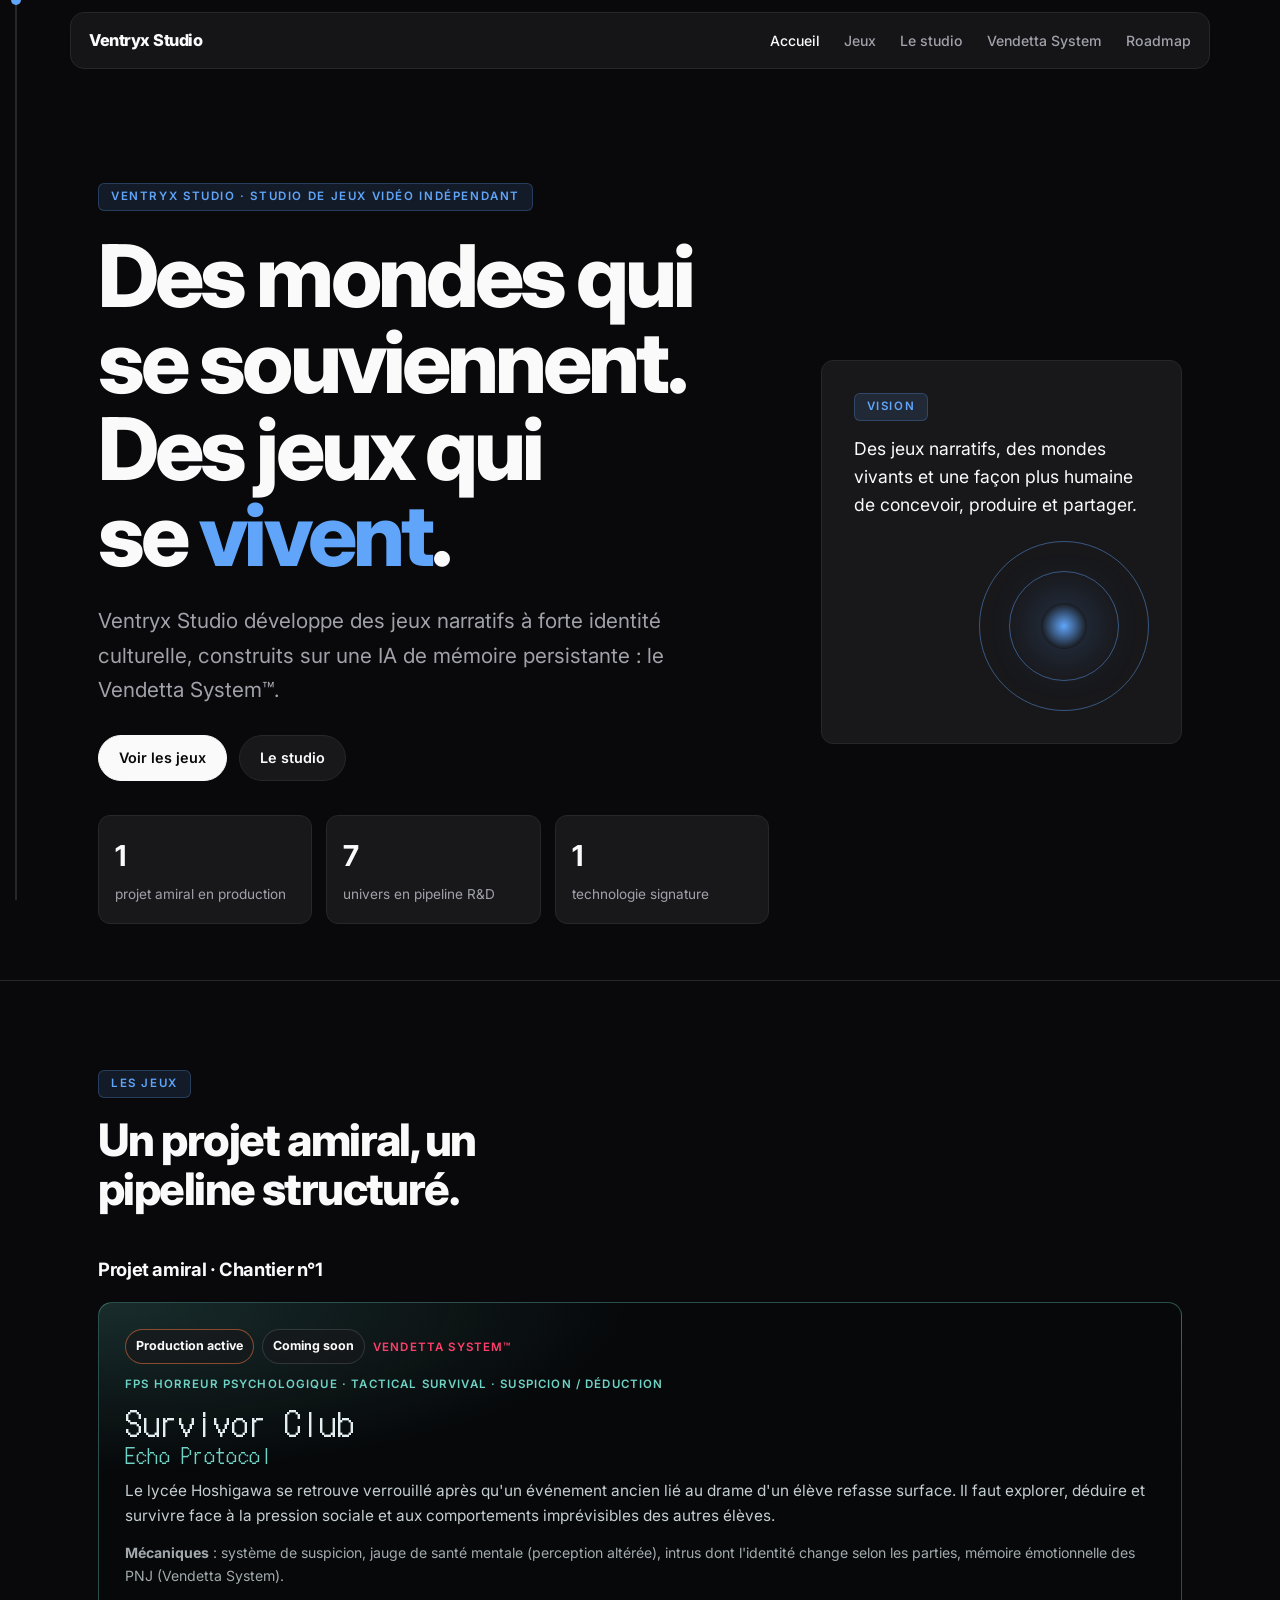
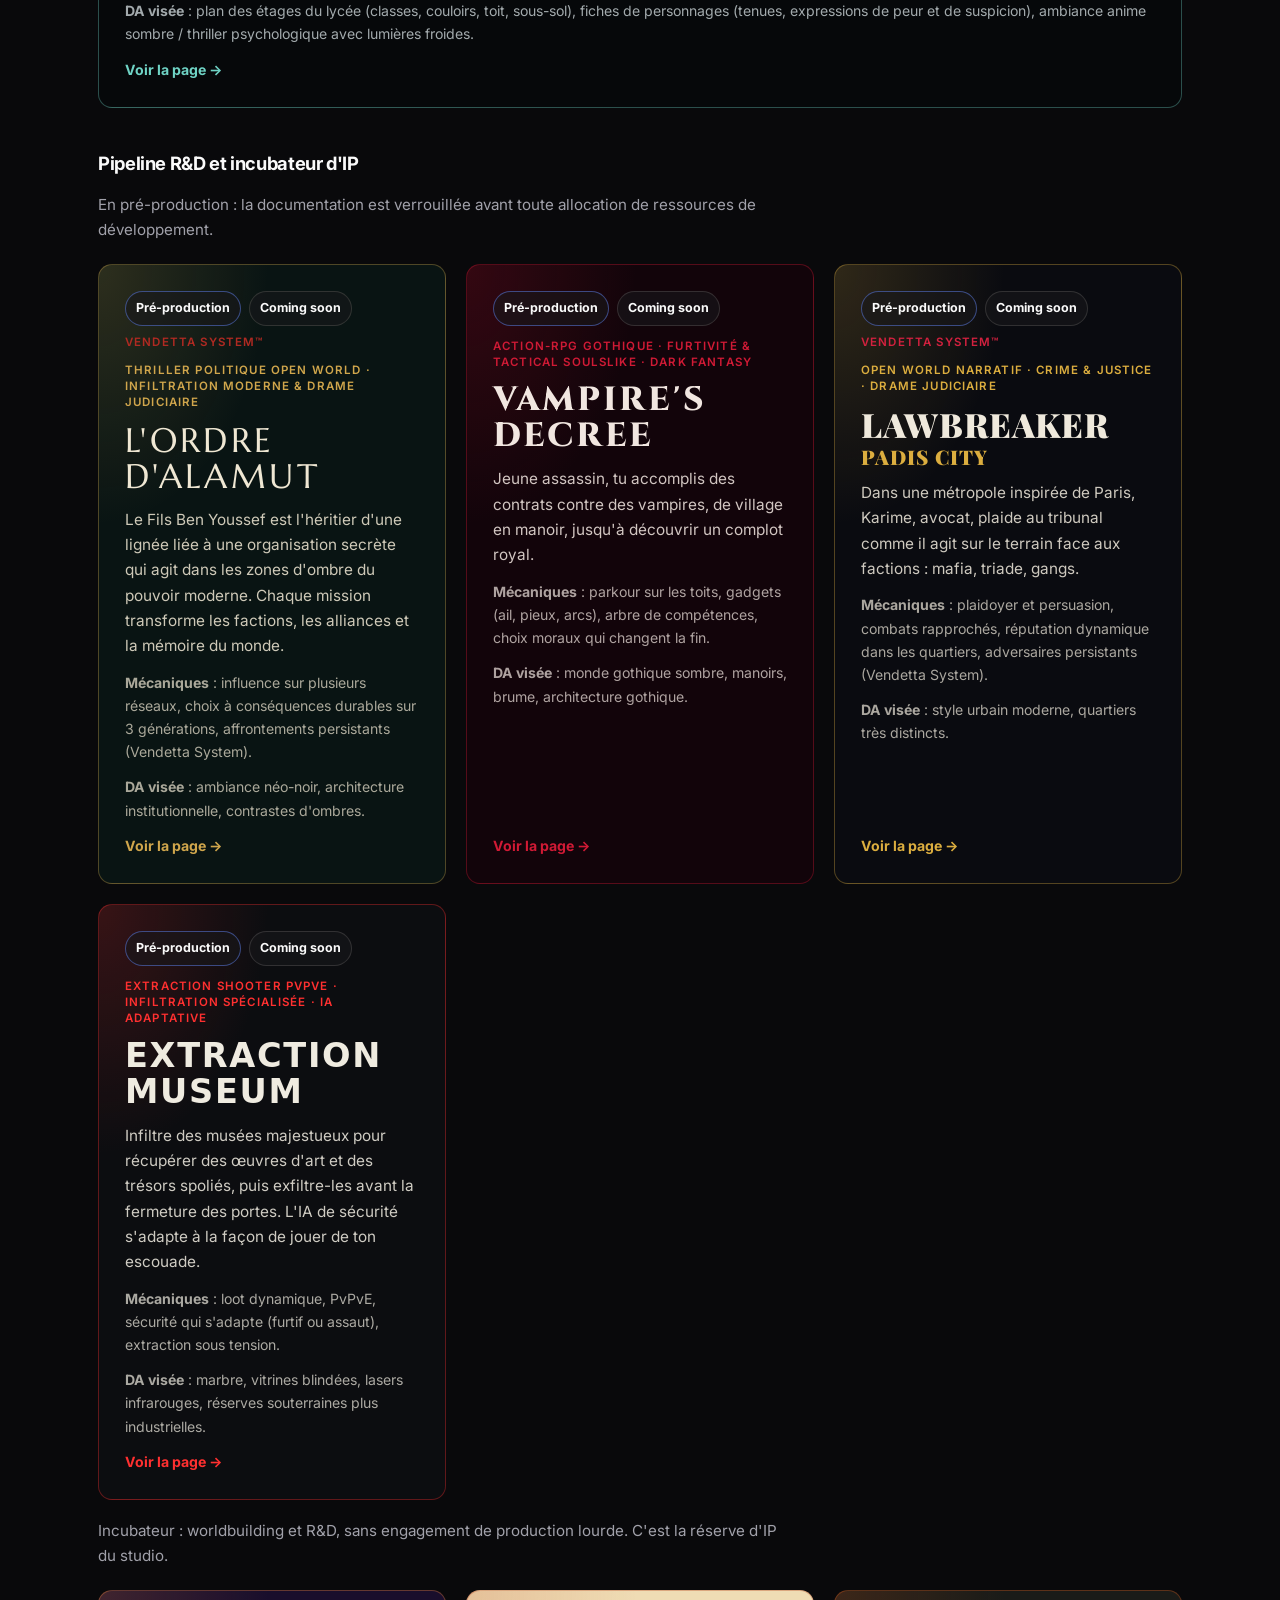
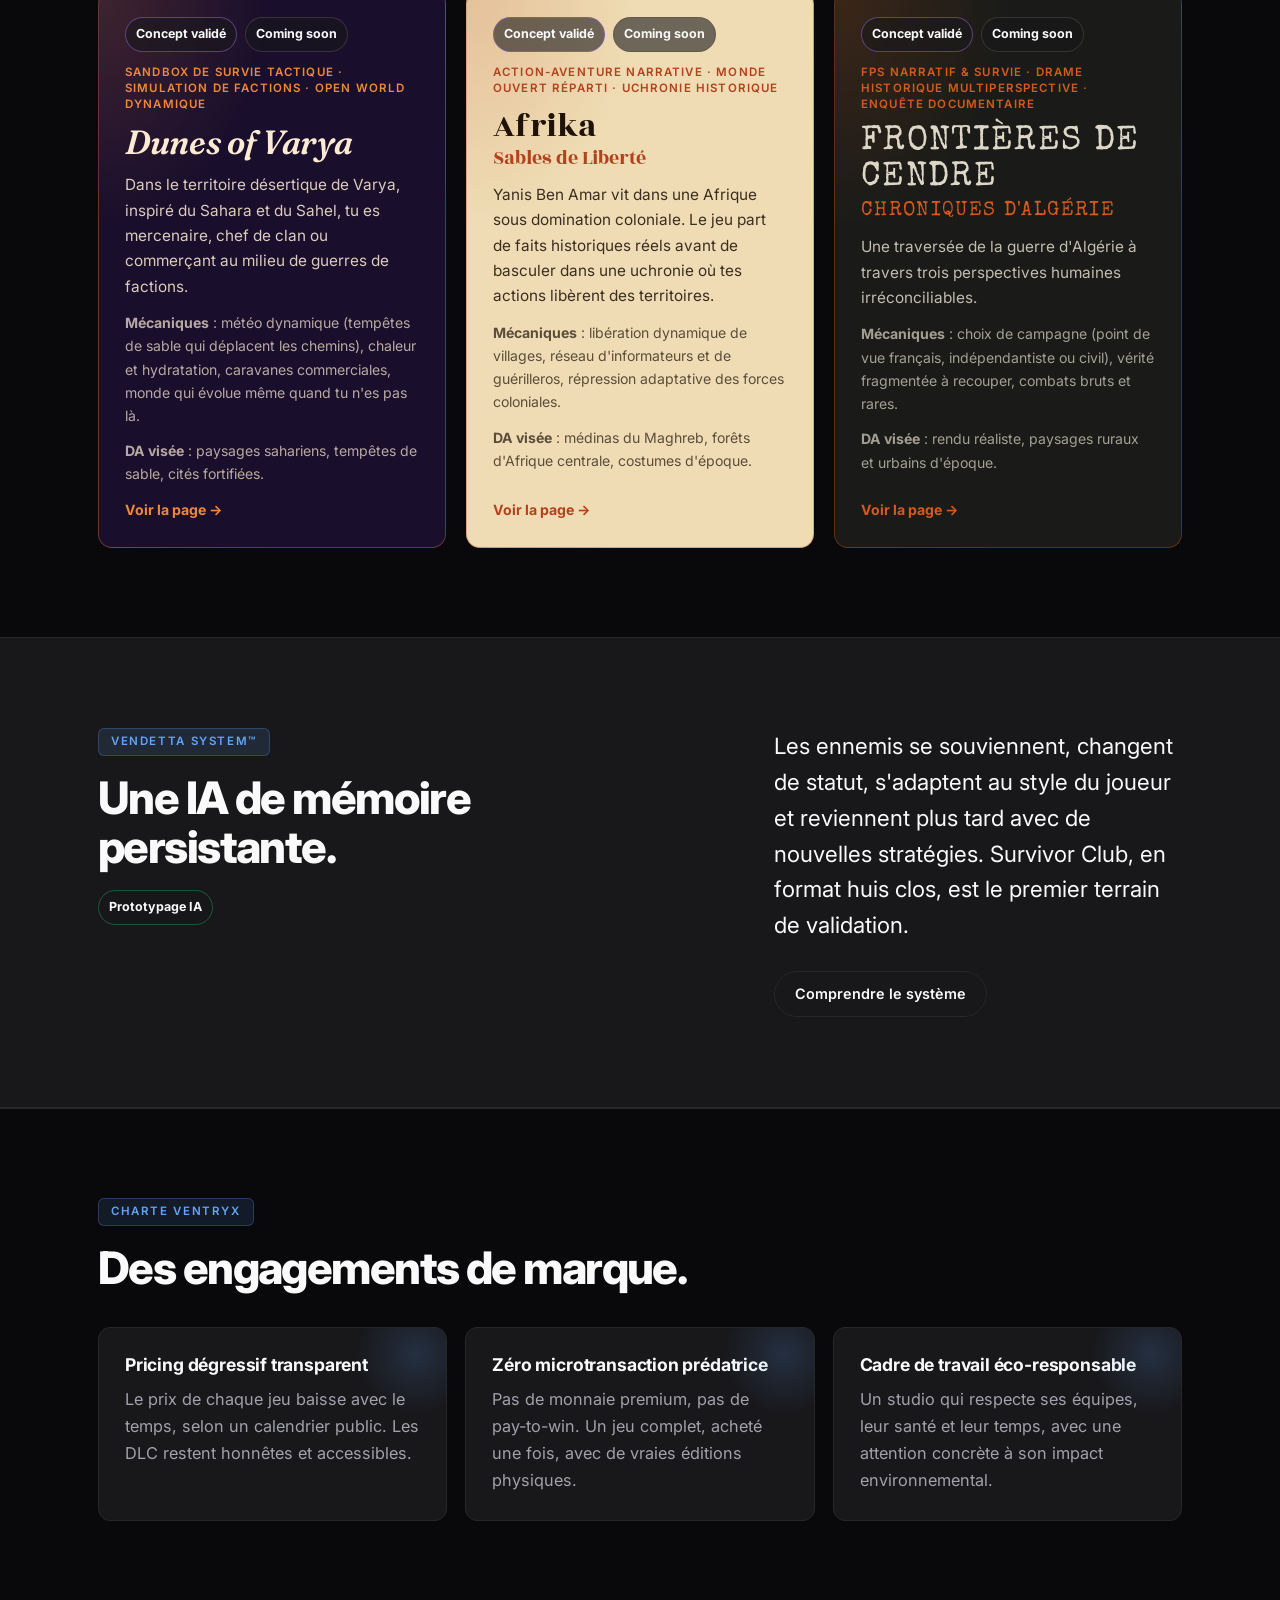
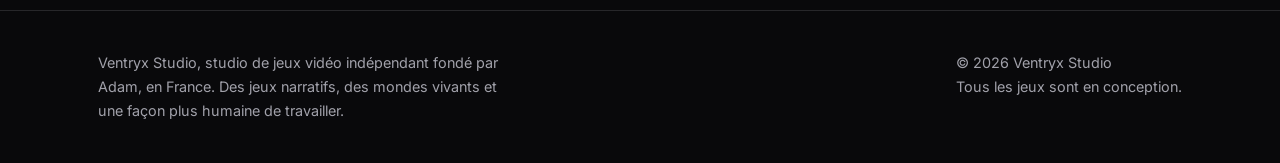
<file: index.html>
<!doctype html><html><head><meta charset=utf8><meta name=viewport content="width=device-width,initial-scale=1,viewport-fit=cover"><style>:root{color-scheme:light;box-sizing:border-box;padding-top:env(safe-area-inset-top,0px);padding-bottom:env(safe-area-inset-bottom,0px)}html{scroll-padding-top:env(safe-area-inset-top,0px)}body{margin:0;padding:0;font:14px -apple-system,BlinkMacSystemFont,sans-serif;background:#fff;color:#000}img{max-width:100%}[hidden]:not([hidden=until-found i]){display:none!important}</style></head><body>
<title>Ventryx Studio</title>
<meta name="description" content="Ventryx Studio : studio de jeux vidéo indépendant. Un projet amiral, un pipeline de sept univers.">
<link rel="preconnect" href="https://fonts.googleapis.com"><link rel="preconnect" href="https://fonts.gstatic.com" crossorigin>
<link rel="stylesheet" href="https://fonts.googleapis.com/css2?family=Inter:wght@400;500;600;700;800&family=Playfair+Display:ital,wght@0,900;1,900&family=Barlow:wght@400;500;600&family=Cinzel:wght@600;800&family=EB+Garamond:wght@400;500&family=Marcellus&family=Amiri:wght@400;700&family=Rozha+One&family=Work+Sans:wght@400;500;600&family=Fraunces:ital,opsz,wght@0,9..144,600;1,9..144,600&family=Manrope:wght@400;500;700&family=Special+Elite&family=Source+Serif+4:wght@400;600&family=DotGothic16&family=Zen+Kaku+Gothic+New:wght@400;500;700&family=Syncopate:wght@700&family=Instrument+Sans:wght@400;500;600&display=swap">
<link rel="stylesheet" href="style.css">
<div class="thread" aria-hidden="true"><i></i><b></b></div><div class="bubbles" aria-hidden="true"></div><div class="atmo" aria-hidden="true"></div><header class="top"><div class="wrap"><a class="brand" href="index.html">Ventryx Studio</a><nav class="nav" aria-label="Navigation"><a href="index.html" aria-current="page">Accueil</a><a href="index.html#jeux">Jeux</a><a href="studio.html">Le studio</a><a href="studio.html#vendetta">Vendetta System</a><a href="studio.html#roadmap">Roadmap</a></nav></div></header>
<main>
<section class="wrap h-hero"><div class="hh"><div><span class="eyebrow">Ventryx Studio · studio de jeux vidéo indépendant</span>
<h1>Des mondes qui se souviennent. Des jeux qui se <em>vivent</em>.</h1>
<p class="t">Ventryx Studio développe des jeux narratifs à forte identité culturelle, construits sur une IA de mémoire persistante : le Vendetta System™.</p>
<div class="btns"><a class="btn main" href="#jeux">Voir les jeux</a><a class="btn" href="studio.html">Le studio</a></div>
<div class="metrics"><div class="metric"><strong>1</strong><span>projet amiral en production</span></div><div class="metric"><strong>7</strong><span>univers en pipeline R&D</span></div><div class="metric"><strong>1</strong><span>technologie signature</span></div></div></div>
<aside class="panel"><span class="eyebrow lab">Vision</span><q>Des jeux narratifs, des mondes vivants et une façon plus humaine de concevoir, produire et partager.</q><div class="fx" aria-hidden="true"><span class="r1"></span><span class="r2"></span><span class="core"></span></div></aside></div></section>
<section class="sec" id="jeux"><div class="wrap"><span class="eyebrow label">Les jeux</span><h2 class="h2 s">Un projet amiral, un pipeline structuré.</h2>
<h3 class="grp">Projet amiral · Chantier n°1</h3><div class="gg one"><a class="gcard reveal" href="survivor-club.html" style="--bg:#06080a;--bg2:#11171a;--fg:#e4eef1;--mute:#7f929b;--a1:#6fd3c5;--a2:#ff3f6b;--line:color-mix(in srgb,#e4eef1 14%,transparent);--f-display:'DotGothic16',system-ui,sans-serif;--f-body:'Zen Kaku Gothic New',system-ui,sans-serif;--r:0;--bd:1px solid color-mix(in srgb,var(--a1) 35%,transparent);--tt:none;--ls:.02em;--fw:400;--fs:normal"><div class="top2"><span class="st priority">Production active</span><span class="st">Coming soon</span><span class="tg" style="color:var(--a2)">Vendetta System™</span></div><span class="tg">FPS Horreur Psychologique · Tactical Survival · Suspicion / Déduction</span><span class="gt">Survivor Club<small>Echo Protocol</small></span><p>Le lycée Hoshigawa se retrouve verrouillé après qu&#x27;un événement ancien lié au drame d&#x27;un élève refasse surface. Il faut explorer, déduire et survivre face à la pression sociale et aux comportements imprévisibles des autres élèves.</p><p class="meta"><b>Mécaniques</b> : système de suspicion, jauge de santé mentale (perception altérée), intrus dont l&#x27;identité change selon les parties, mémoire émotionnelle des PNJ (Vendetta System).</p><p class="meta"><b>DA visée</b> : plan des étages du lycée (classes, couloirs, toit, sous-sol), fiches de personnages (tenues, expressions de peur et de suspicion), ambiance anime sombre / thriller psychologique avec lumières froides.</p><span class="go">Voir la page →</span></a></div>
<h3 class="grp">Pipeline R&amp;D et incubateur d'IP</h3>
<p class="sgrp">En pré-production : la documentation est verrouillée avant toute allocation de ressources de développement.</p><div class="gg"><a class="gcard reveal" href="ordre-d-alamut.html" style="--bg:#091413;--bg2:#112220;--fg:#efe7d3;--mute:#8fa7a1;--a1:#d0a64c;--a2:#b02a22;--line:color-mix(in srgb,#efe7d3 14%,transparent);--f-display:'Marcellus',Georgia,serif;--f-body:'Amiri',Georgia,serif;--r:0;--bd:0;--tt:uppercase;--ls:.1em;--fw:400;--fs:normal"><div class="top2"><span class="st search">Pré-production</span><span class="st">Coming soon</span><span class="tg" style="color:var(--a2)">Vendetta System™</span></div><span class="tg">Thriller politique open world · Infiltration moderne &amp; drame judiciaire</span><span class="gt">L&#x27;Ordre d&#x27;Alamut</span><p>Le Fils Ben Youssef est l&#x27;héritier d&#x27;une lignée liée à une organisation secrète qui agit dans les zones d&#x27;ombre du pouvoir moderne. Chaque mission transforme les factions, les alliances et la mémoire du monde.</p><p class="meta"><b>Mécaniques</b> : influence sur plusieurs réseaux, choix à conséquences durables sur 3 générations, affrontements persistants (Vendetta System).</p><p class="meta"><b>DA visée</b> : ambiance néo-noir, architecture institutionnelle, contrastes d&#x27;ombres.</p><span class="go">Voir la page →</span></a><a class="gcard reveal" href="vampires-decree.html" style="--bg:#12040a;--bg2:#210a14;--fg:#f1e6e0;--mute:#a58a92;--a1:#d01a35;--a2:#dcd2c2;--line:color-mix(in srgb,#f1e6e0 14%,transparent);--f-display:'Cinzel',Georgia,serif;--f-body:'EB Garamond',Georgia,serif;--r:2px;--bd:1px solid color-mix(in srgb,var(--a1) 45%,transparent);--tt:uppercase;--ls:.08em;--fw:800;--fs:normal"><div class="top2"><span class="st search">Pré-production</span><span class="st">Coming soon</span></div><span class="tg">Action-RPG gothique · Furtivité &amp; tactical Soulslike · Dark fantasy</span><span class="gt">Vampire&#x27;s Decree</span><p>Jeune assassin, tu accomplis des contrats contre des vampires, de village en manoir, jusqu&#x27;à découvrir un complot royal.</p><p class="meta"><b>Mécaniques</b> : parkour sur les toits, gadgets (ail, pieux, arcs), arbre de compétences, choix moraux qui changent la fin.</p><p class="meta"><b>DA visée</b> : monde gothique sombre, manoirs, brume, architecture gothique.</p><span class="go">Voir la page →</span></a><a class="gcard reveal" href="lawbreaker.html" style="--bg:#0a0b10;--bg2:#14161f;--fg:#efe9dc;--mute:#9a968c;--a1:#dcae3f;--a2:#d3213f;--line:color-mix(in srgb,#efe9dc 14%,transparent);--f-display:'Playfair Display',system-ui,sans-serif;--f-body:'Barlow',system-ui,sans-serif;--r:0;--bd:3px double color-mix(in srgb,var(--a1) 50%,transparent);--tt:uppercase;--ls:.03em;--fw:900;--fs:normal"><div class="top2"><span class="st search">Pré-production</span><span class="st">Coming soon</span><span class="tg" style="color:var(--a2)">Vendetta System™</span></div><span class="tg">Open world narratif · Crime &amp; justice · Drame judiciaire</span><span class="gt">Lawbreaker<small>Padis City</small></span><p>Dans une métropole inspirée de Paris, Karime, avocat, plaide au tribunal comme il agit sur le terrain face aux factions : mafia, triade, gangs.</p><p class="meta"><b>Mécaniques</b> : plaidoyer et persuasion, combats rapprochés, réputation dynamique dans les quartiers, adversaires persistants (Vendetta System).</p><p class="meta"><b>DA visée</b> : style urbain moderne, quartiers très distincts.</p><span class="go">Voir la page →</span></a><a class="gcard reveal" href="extraction-museum.html" style="--bg:#0c0d10;--bg2:#17191d;--fg:#efebe0;--mute:#8e8f8b;--a1:#ff3030;--a2:#c2a66a;--line:color-mix(in srgb,#efebe0 14%,transparent);--f-display:'Syncopate',system-ui,sans-serif;--f-body:'Instrument Sans',system-ui,sans-serif;--r:0;--bd:1px solid color-mix(in srgb,var(--a2) 55%,transparent);--tt:uppercase;--ls:.05em;--fw:700;--fs:normal"><div class="top2"><span class="st search">Pré-production</span><span class="st">Coming soon</span></div><span class="tg">Extraction shooter PvPvE · Infiltration spécialisée · IA adaptative</span><span class="gt">Extraction Museum</span><p>Infiltre des musées majestueux pour récupérer des œuvres d&#x27;art et des trésors spoliés, puis exfiltre-les avant la fermeture des portes. L&#x27;IA de sécurité s&#x27;adapte à la façon de jouer de ton escouade.</p><p class="meta"><b>Mécaniques</b> : loot dynamique, PvPvE, sécurité qui s&#x27;adapte (furtif ou assaut), extraction sous tension.</p><p class="meta"><b>DA visée</b> : marbre, vitrines blindées, lasers infrarouges, réserves souterraines plus industrielles.</p><span class="go">Voir la page →</span></a></div>
<p class="sgrp">Incubateur : worldbuilding et R&amp;D, sans engagement de production lourde. C'est la réserve d'IP du studio.</p><div class="gg"><a class="gcard reveal" href="dunes-of-varya.html" style="--bg:#190e2c;--bg2:#2a1748;--fg:#fcebd2;--mute:#bda6b9;--a1:#f0883a;--a2:#ffcf6b;--line:color-mix(in srgb,#fcebd2 14%,transparent);--f-display:'Fraunces',Georgia,serif;--f-body:'Manrope',Georgia,serif;--r:26px;--bd:1px solid color-mix(in srgb,var(--a2) 28%,transparent);--tt:none;--ls:-.01em;--fw:600;--fs:italic"><div class="top2"><span class="st world">Concept validé</span><span class="st">Coming soon</span></div><span class="tg">Sandbox de survie tactique · Simulation de factions · Open world dynamique</span><span class="gt">Dunes of Varya</span><p>Dans le territoire désertique de Varya, inspiré du Sahara et du Sahel, tu es mercenaire, chef de clan ou commerçant au milieu de guerres de factions.</p><p class="meta"><b>Mécaniques</b> : météo dynamique (tempêtes de sable qui déplacent les chemins), chaleur et hydratation, caravanes commerciales, monde qui évolue même quand tu n&#x27;es pas là.</p><p class="meta"><b>DA visée</b> : paysages sahariens, tempêtes de sable, cités fortifiées.</p><span class="go">Voir la page →</span></a><a class="gcard reveal" href="afrika.html" style="--bg:#efdcb4;--bg2:#e2c78c;--fg:#1e1209;--mute:#5f4a2f;--a1:#b3411b;--a2:#0f4b33;--line:color-mix(in srgb,#1e1209 14%,transparent);--f-display:'Rozha One',system-ui,sans-serif;--f-body:'Work Sans',system-ui,sans-serif;--r:0;--bd:3px solid var(--fg);--tt:none;--ls:0;--fw:400;--fs:normal"><div class="top2"><span class="st world">Concept validé</span><span class="st">Coming soon</span></div><span class="tg">Action-aventure narrative · Monde ouvert réparti · Uchronie historique</span><span class="gt">Afrika<small>Sables de Liberté</small></span><p>Yanis Ben Amar vit dans une Afrique sous domination coloniale. Le jeu part de faits historiques réels avant de basculer dans une uchronie où tes actions libèrent des territoires.</p><p class="meta"><b>Mécaniques</b> : libération dynamique de villages, réseau d&#x27;informateurs et de guérilleros, répression adaptative des forces coloniales.</p><p class="meta"><b>DA visée</b> : médinas du Maghreb, forêts d&#x27;Afrique centrale, costumes d&#x27;époque.</p><span class="go">Voir la page →</span></a><a class="gcard reveal" href="frontieres-de-cendre.html" style="--bg:#1a1b18;--bg2:#262720;--fg:#ddd7c7;--mute:#928f7f;--a1:#d65a1c;--a2:#8f9560;--line:color-mix(in srgb,#ddd7c7 14%,transparent);--f-display:'Special Elite',Georgia,serif;--f-body:'Source Serif 4',Georgia,serif;--r:2px;--bd:1px dashed color-mix(in srgb,var(--fg) 40%,transparent);--tt:uppercase;--ls:.04em;--fw:400;--fs:normal"><div class="top2"><span class="st world">Concept validé</span><span class="st">Coming soon</span></div><span class="tg">FPS narratif &amp; survie · Drame historique multiperspective · Enquête documentaire</span><span class="gt">Frontières de Cendre<small>Chroniques d&#x27;Algérie</small></span><p>Une traversée de la guerre d&#x27;Algérie à travers trois perspectives humaines irréconciliables.</p><p class="meta"><b>Mécaniques</b> : choix de campagne (point de vue français, indépendantiste ou civil), vérité fragmentée à recouper, combats bruts et rares.</p><p class="meta"><b>DA visée</b> : rendu réaliste, paysages ruraux et urbains d&#x27;époque.</p><span class="go">Voir la page →</span></a></div></div></section>
<section class="sec band"><div class="wrap two"><div class="reveal"><span class="eyebrow label">Vendetta System™</span><h2 class="h2 s">Une IA de mémoire persistante.</h2><p style="margin-top:18px"><span class="st code">Prototypage IA</span></p></div>
<div class="reveal"><p class="lead">Les ennemis se souviennent, changent de statut, s'adaptent au style du joueur et reviennent plus tard avec de nouvelles stratégies. Survivor Club, en format huis clos, est le premier terrain de validation.</p><div class="btns"><a class="btn" href="studio.html#vendetta">Comprendre le système</a></div></div></div></section>
<section class="sec"><div class="wrap"><span class="eyebrow label">Charte Ventryx</span><h2 class="h2 s">Des engagements de marque.</h2>
<div class="three"><article class="card reveal"><h3>Pricing dégressif transparent</h3><p>Le prix de chaque jeu baisse avec le temps, selon un calendrier public. Les DLC restent honnêtes et accessibles.</p></article><article class="card reveal"><h3>Zéro microtransaction prédatrice</h3><p>Pas de monnaie premium, pas de pay-to-win. Un jeu complet, acheté une fois, avec de vraies éditions physiques.</p></article><article class="card reveal"><h3>Cadre de travail éco-responsable</h3><p>Un studio qui respecte ses équipes, leur santé et leur temps, avec une attention concrète à son impact environnemental.</p></article></div></div></section>
</main><footer class="foot"><div class="wrap"><p>Ventryx Studio, studio de jeux vidéo indépendant fondé par Adam, en France. Des jeux narratifs, des mondes vivants et une façon plus humaine de travailler.</p><p>© 2026 Ventryx Studio<br>Tous les jeux sont en conception.</p></div></footer><script src="app.js"></script>
</body></html>
</file>
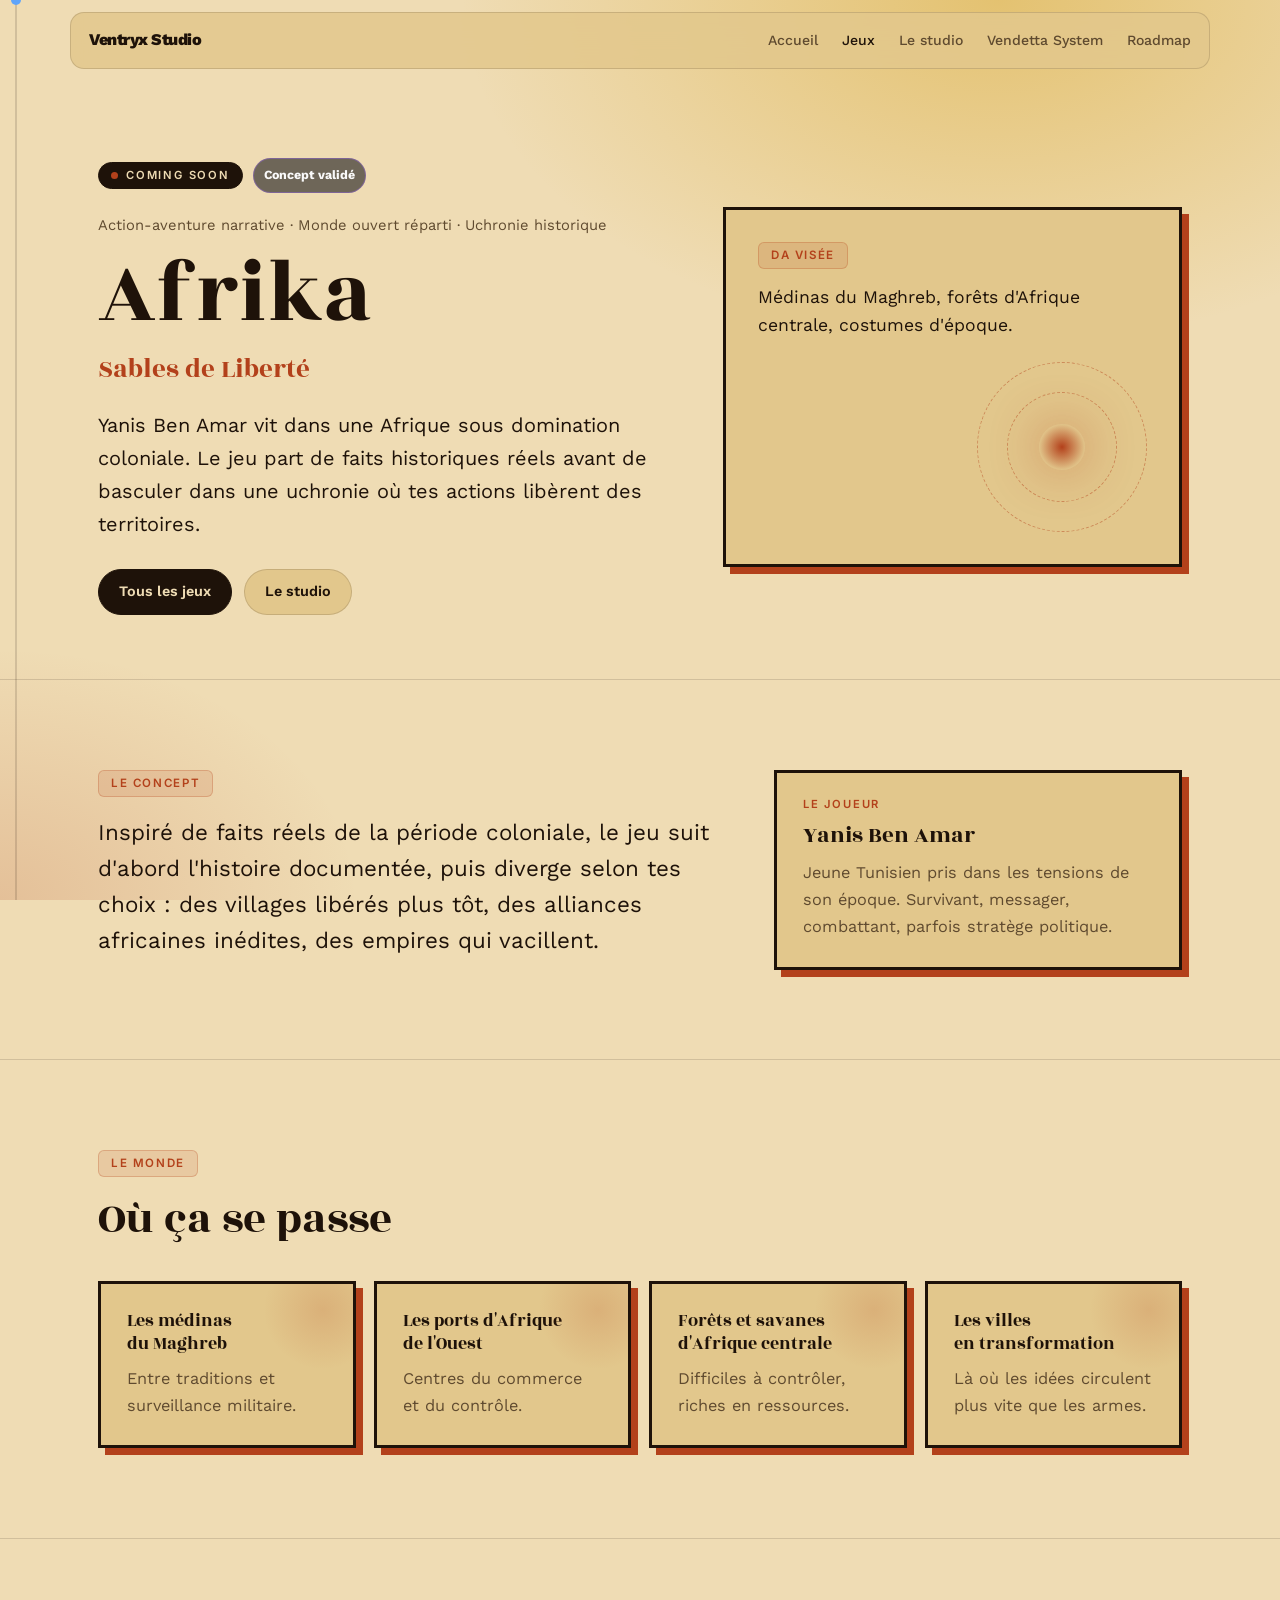
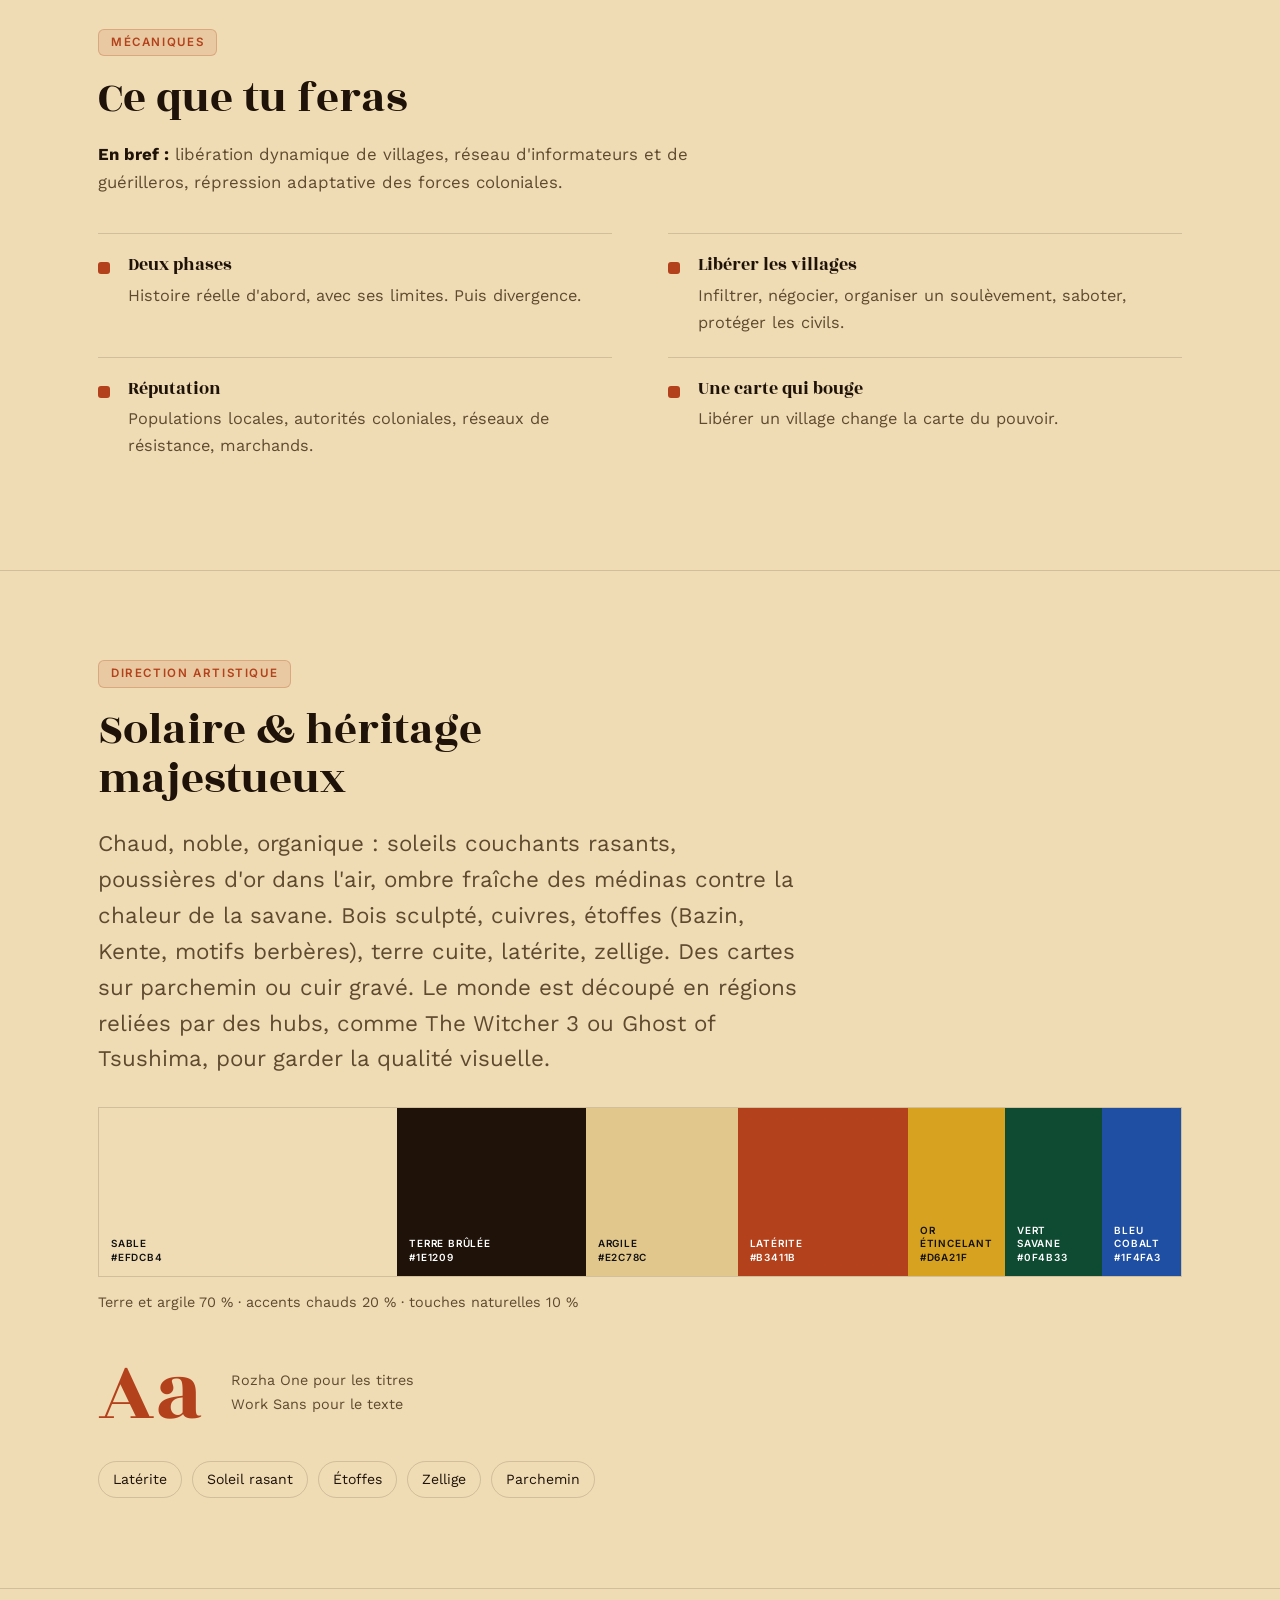
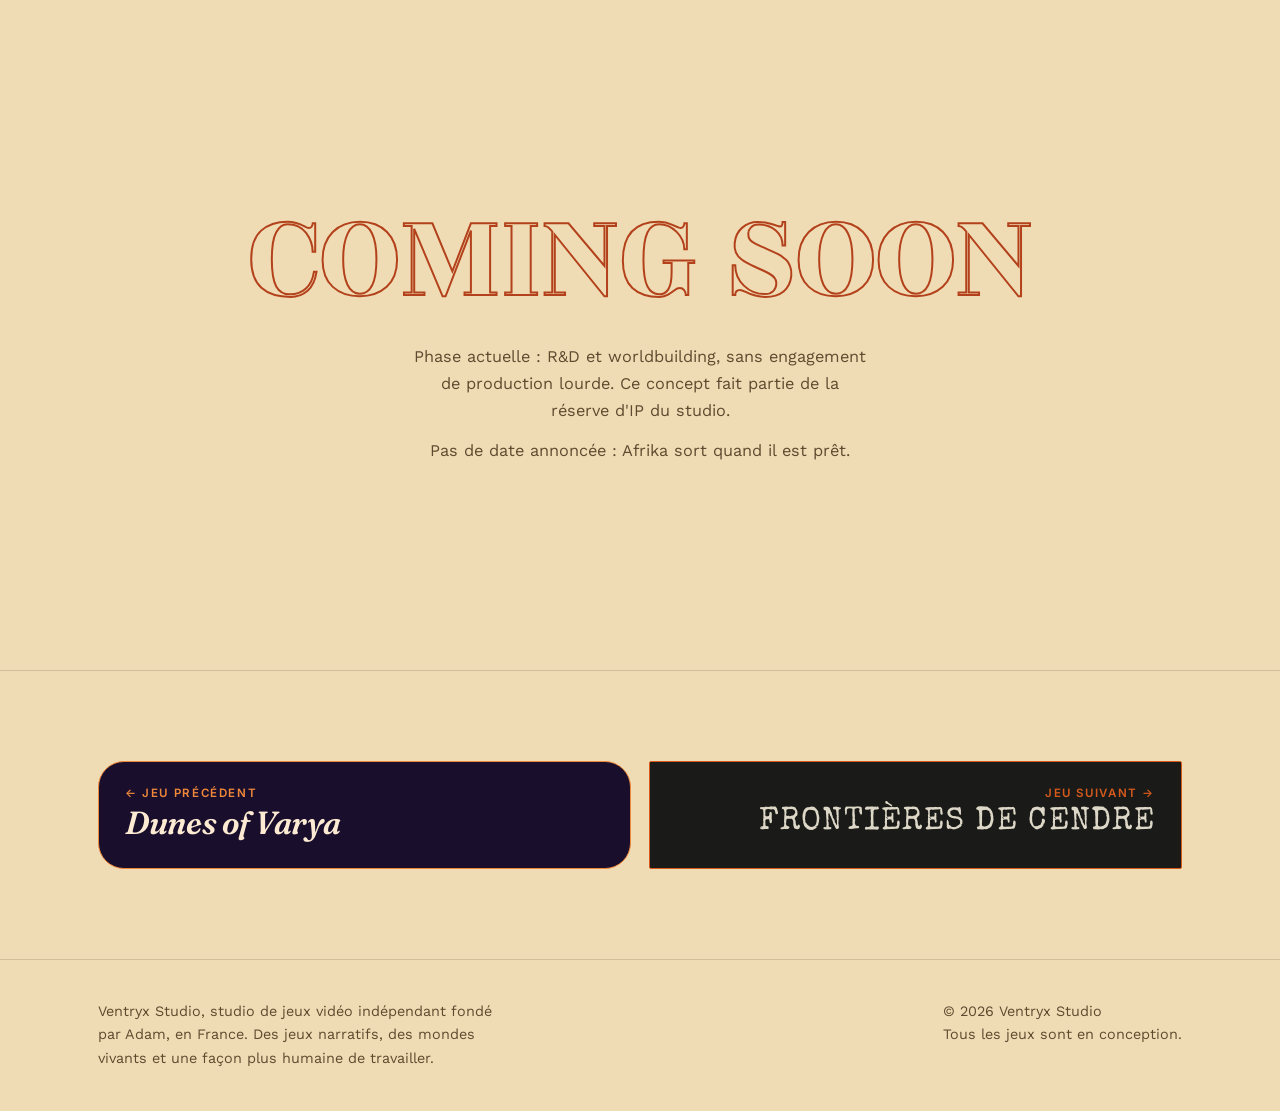
<file: afrika.html>
<!doctype html>
<html lang="fr"><head><meta charset="utf-8"><meta name="viewport" content="width=device-width,initial-scale=1,viewport-fit=cover"><title>Afrika · Ventryx Studio</title>
<meta name="description" content="Yanis Ben Amar vit dans une Afrique sous domination coloniale. Le jeu part de faits historiques réels avant de basculer dans une uchronie où tes actions libèrent des territoires.">
<link rel="preconnect" href="https://fonts.googleapis.com"><link rel="preconnect" href="https://fonts.gstatic.com" crossorigin>
<link rel="stylesheet" href="https://fonts.googleapis.com/css2?family=Inter:wght@400;500;600;700;800&family=Playfair+Display:ital,wght@0,900;1,900&family=Barlow:wght@400;500;600&family=Cinzel:wght@600;800&family=EB+Garamond:wght@400;500&family=Marcellus&family=Amiri:wght@400;700&family=Rozha+One&family=Work+Sans:wght@400;500;600&family=Fraunces:ital,opsz,wght@0,9..144,600;1,9..144,600&family=Manrope:wght@400;500;700&family=Special+Elite&family=Source+Serif+4:wght@400;600&family=DotGothic16&family=Zen+Kaku+Gothic+New:wght@400;500;700&family=Syncopate:wght@700&family=Instrument+Sans:wght@400;500;600&display=swap">
<link rel="stylesheet" href="style.css">
</head><body class="t-afrika"><div class="thread" aria-hidden="true"><i></i><b></b></div><div class="bubbles" aria-hidden="true"></div><div class="atmo" aria-hidden="true"></div><header class="top"><div class="wrap"><a class="brand" href="index.html">Ventryx Studio</a><nav class="nav" aria-label="Navigation"><a href="index.html">Accueil</a><a href="index.html#jeux" aria-current="page">Jeux</a><a href="studio.html">Le studio</a><a href="studio.html#vendetta">Vendetta System</a><a href="studio.html#roadmap">Roadmap</a></nav></div></header>
<main>
<section class="wrap hero">
 <div><div class="row"><span class="pill cs">Coming soon</span><span class="st world">Concept validé</span></div>
 <p class="genre">Action-aventure narrative · Monde ouvert réparti · Uchronie historique</p>
 <h1 class="title">Afrika</h1><p class="sub">Sables de Liberté</p>
 <p class="pitch">Yanis Ben Amar vit dans une Afrique sous domination coloniale. Le jeu part de faits historiques réels avant de basculer dans une uchronie où tes actions libèrent des territoires.</p>
 <div class="btns"><a class="btn main" href="index.html#jeux">Tous les jeux</a><a class="btn" href="studio.html">Le studio</a></div></div>
 <aside class="panel"><span class="eyebrow lab">DA visée</span><q>Médinas du Maghreb, forêts d&#x27;Afrique centrale, costumes d&#x27;époque.</q><div class="fx" aria-hidden="true"><span class="r1"></span><span class="r2"></span><span class="core"></span></div></aside>
</section>
<section class="sec"><div class="wrap two">
 <div class="reveal"><span class="eyebrow label">Le concept</span><p class="lead">Inspiré de faits réels de la période coloniale, le jeu suit d&#x27;abord l&#x27;histoire documentée, puis diverge selon tes choix : des villages libérés plus tôt, des alliances africaines inédites, des empires qui vacillent.</p></div>
 <div class="box reveal"><h3>Le joueur</h3><strong>Yanis Ben Amar</strong><p>Jeune Tunisien pris dans les tensions de son époque. Survivant, messager, combattant, parfois stratège politique.</p></div>
</div></section>
<section class="sec"><div class="wrap"><span class="eyebrow label">Le monde</span><h2 class="h2">Où ça se passe</h2><div class="grid"><article class="card reveal"><h3>Les médinas du Maghreb</h3><p>Entre traditions et surveillance militaire.</p></article><article class="card reveal"><h3>Les ports d&#x27;Afrique de l&#x27;Ouest</h3><p>Centres du commerce et du contrôle.</p></article><article class="card reveal"><h3>Forêts et savanes d&#x27;Afrique centrale</h3><p>Difficiles à contrôler, riches en ressources.</p></article><article class="card reveal"><h3>Les villes en transformation</h3><p>Là où les idées circulent plus vite que les armes.</p></article></div></div></section>
<section class="sec"><div class="wrap"><span class="eyebrow label">Mécaniques</span><h2 class="h2">Ce que tu feras</h2><p class="mech"><strong>En bref :</strong> libération dynamique de villages, réseau d&#x27;informateurs et de guérilleros, répression adaptative des forces coloniales.</p><ul class="pillars"><li class="reveal"><div><b>Deux phases</b><span>Histoire réelle d&#x27;abord, avec ses limites. Puis divergence.</span></div></li><li class="reveal"><div><b>Libérer les villages</b><span>Infiltrer, négocier, organiser un soulèvement, saboter, protéger les civils.</span></div></li><li class="reveal"><div><b>Réputation</b><span>Populations locales, autorités coloniales, réseaux de résistance, marchands.</span></div></li><li class="reveal"><div><b>Une carte qui bouge</b><span>Libérer un village change la carte du pouvoir.</span></div></li></ul></div></section>
<section class="sec"><div class="wrap"><span class="eyebrow label">Direction artistique</span><h2 class="h2">Solaire &amp; héritage majestueux</h2>
 <p class="lead reveal" style="margin-top:22px;color:var(--mute)">Chaud, noble, organique : soleils couchants rasants, poussières d&#x27;or dans l&#x27;air, ombre fraîche des médinas contre la chaleur de la savane. Bois sculpté, cuivres, étoffes (Bazin, Kente, motifs berbères), terre cuite, latérite, zellige. Des cartes sur parchemin ou cuir gravé. Le monde est découpé en régions reliées par des hubs, comme The Witcher 3 ou Ghost of Tsushima, pour garder la qualité visuelle.</p>
 <div class="sw" role="list" aria-label="Palette"><div style="--w:30;background:#efdcb4;color:#111"><span>Sable</span><span>#efdcb4</span></div><div style="--w:18;background:#1e1209;color:#fff"><span>Terre brûlée</span><span>#1e1209</span></div><div style="--w:14;background:#e2c78c;color:#111"><span>Argile</span><span>#e2c78c</span></div><div style="--w:16;background:#b3411b;color:#fff"><span>Latérite</span><span>#b3411b</span></div><div style="--w:8;background:#d6a21f;color:#111"><span>Or étincelant</span><span>#d6a21f</span></div><div style="--w:8;background:#0f4b33;color:#fff"><span>Vert savane</span><span>#0f4b33</span></div><div style="--w:6;background:#1f4fa3;color:#fff"><span>Bleu cobalt</span><span>#1f4fa3</span></div></div><p class="split">Terre et argile 70 % · accents chauds 20 % · touches naturelles 10 %</p>
 <div class="spec-type"><div class="aa">Aa</div><div class="fn">Rozha One pour les titres<br>Work Sans pour le texte</div></div><div class="chips"><span>Latérite</span><span>Soleil rasant</span><span>Étoffes</span><span>Zellige</span><span>Parchemin</span></div></div></section>
<section class="sec"><div class="wrap soon"><p class="big">Coming soon</p><p>Phase actuelle : R&amp;D et worldbuilding, sans engagement de production lourde. Ce concept fait partie de la réserve d&#x27;IP du studio.</p><p style="margin-top:14px">Pas de date annoncée : Afrika sort quand il est prêt.</p></div></section>
<section class="sec"><div class="wrap adj"><a href="dunes-of-varya.html" style="--bg:#190e2c;--bg2:#2a1748;--fg:#fcebd2;--mute:#bda6b9;--a1:#f0883a;--a2:#ffcf6b;--line:color-mix(in srgb,#fcebd2 14%,transparent);--f-display:'Fraunces',Georgia,serif;--f-body:'Manrope',Georgia,serif;--r:26px;--bd:1px solid color-mix(in srgb,var(--a2) 28%,transparent);--tt:none;--ls:-.01em;--fw:600;--fs:italic"><span class="mono">← Jeu précédent</span><strong>Dunes of Varya</strong></a><a href="frontieres-de-cendre.html" style="--bg:#1a1b18;--bg2:#262720;--fg:#ddd7c7;--mute:#928f7f;--a1:#d65a1c;--a2:#8f9560;--line:color-mix(in srgb,#ddd7c7 14%,transparent);--f-display:'Special Elite',Georgia,serif;--f-body:'Source Serif 4',Georgia,serif;--r:2px;--bd:1px dashed color-mix(in srgb,var(--fg) 40%,transparent);--tt:uppercase;--ls:.04em;--fw:400;--fs:normal"><span class="mono">Jeu suivant →</span><strong>Frontières de Cendre</strong></a></div></section>
</main><footer class="foot"><div class="wrap"><p>Ventryx Studio, studio de jeux vidéo indépendant fondé par Adam, en France. Des jeux narratifs, des mondes vivants et une façon plus humaine de travailler.</p><p>© 2026 Ventryx Studio<br>Tous les jeux sont en conception.</p></div></footer><script src="app.js"></script></body></html>
</file>
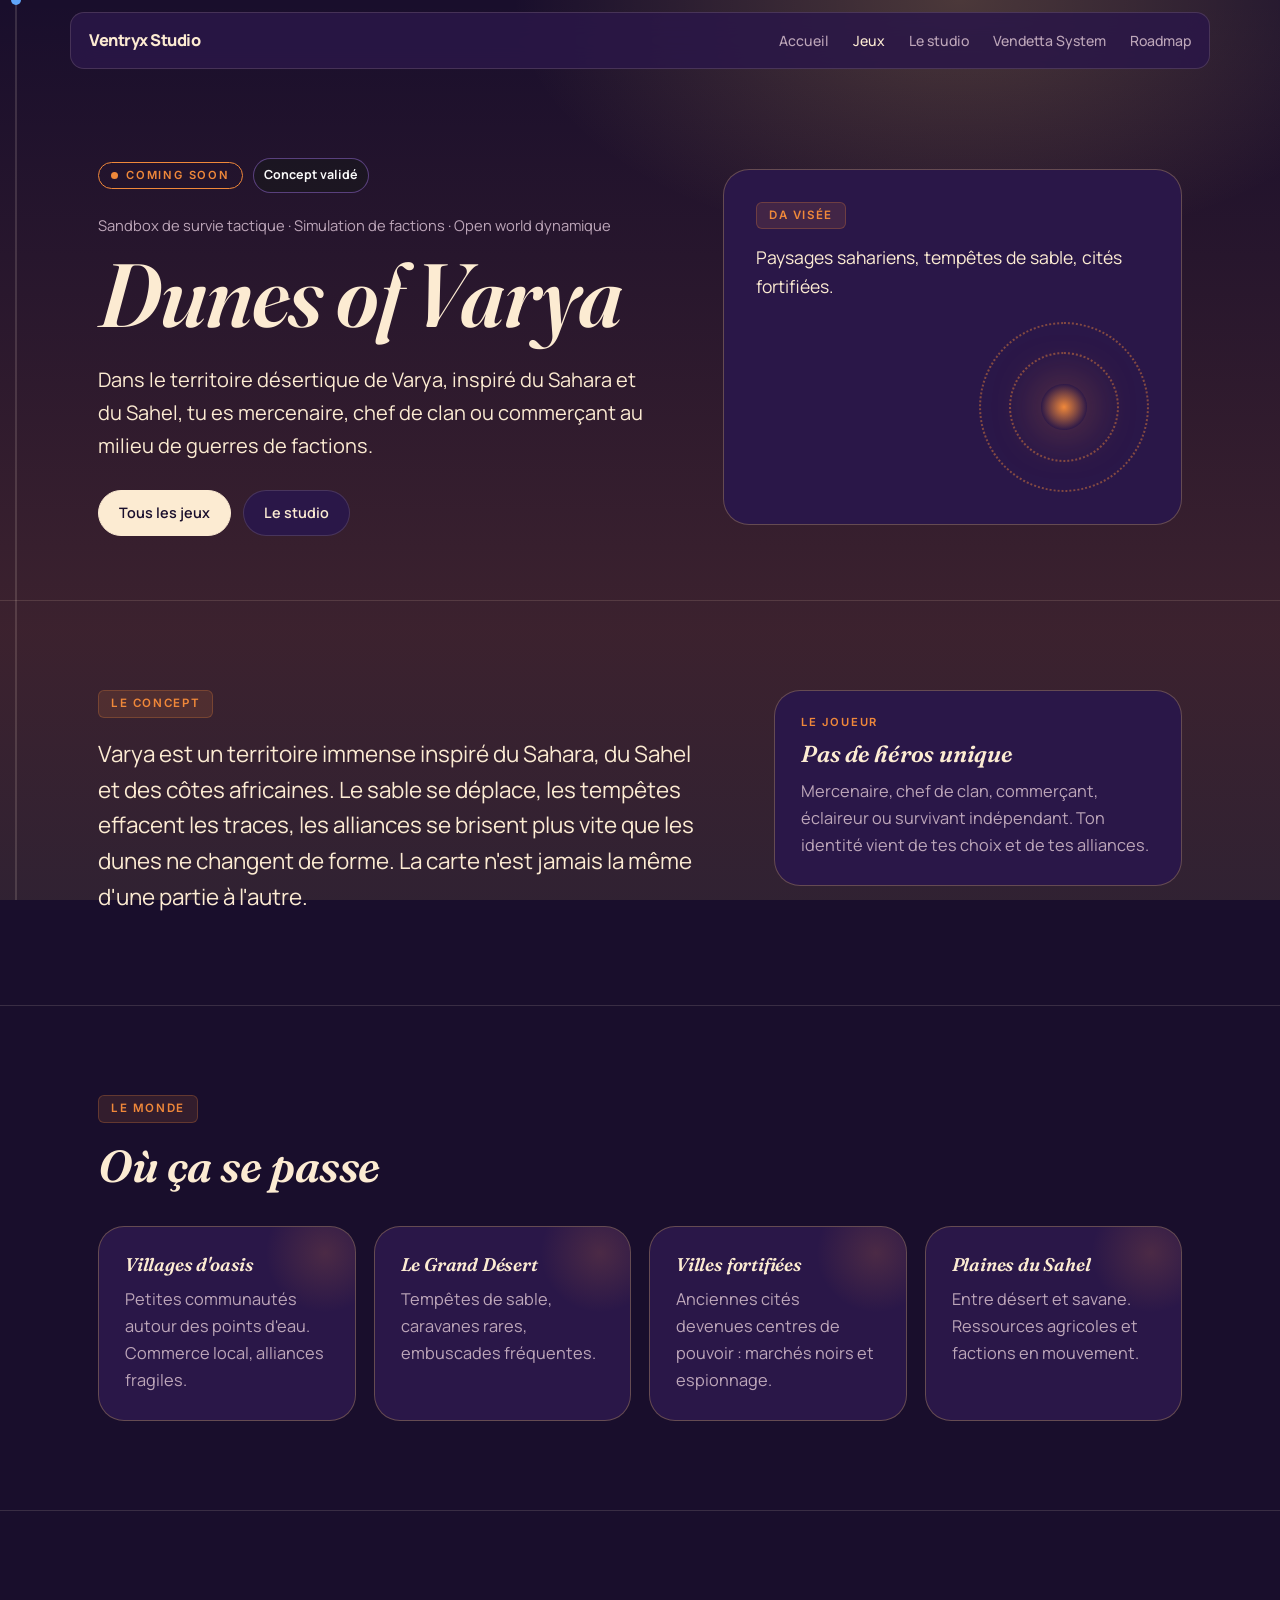
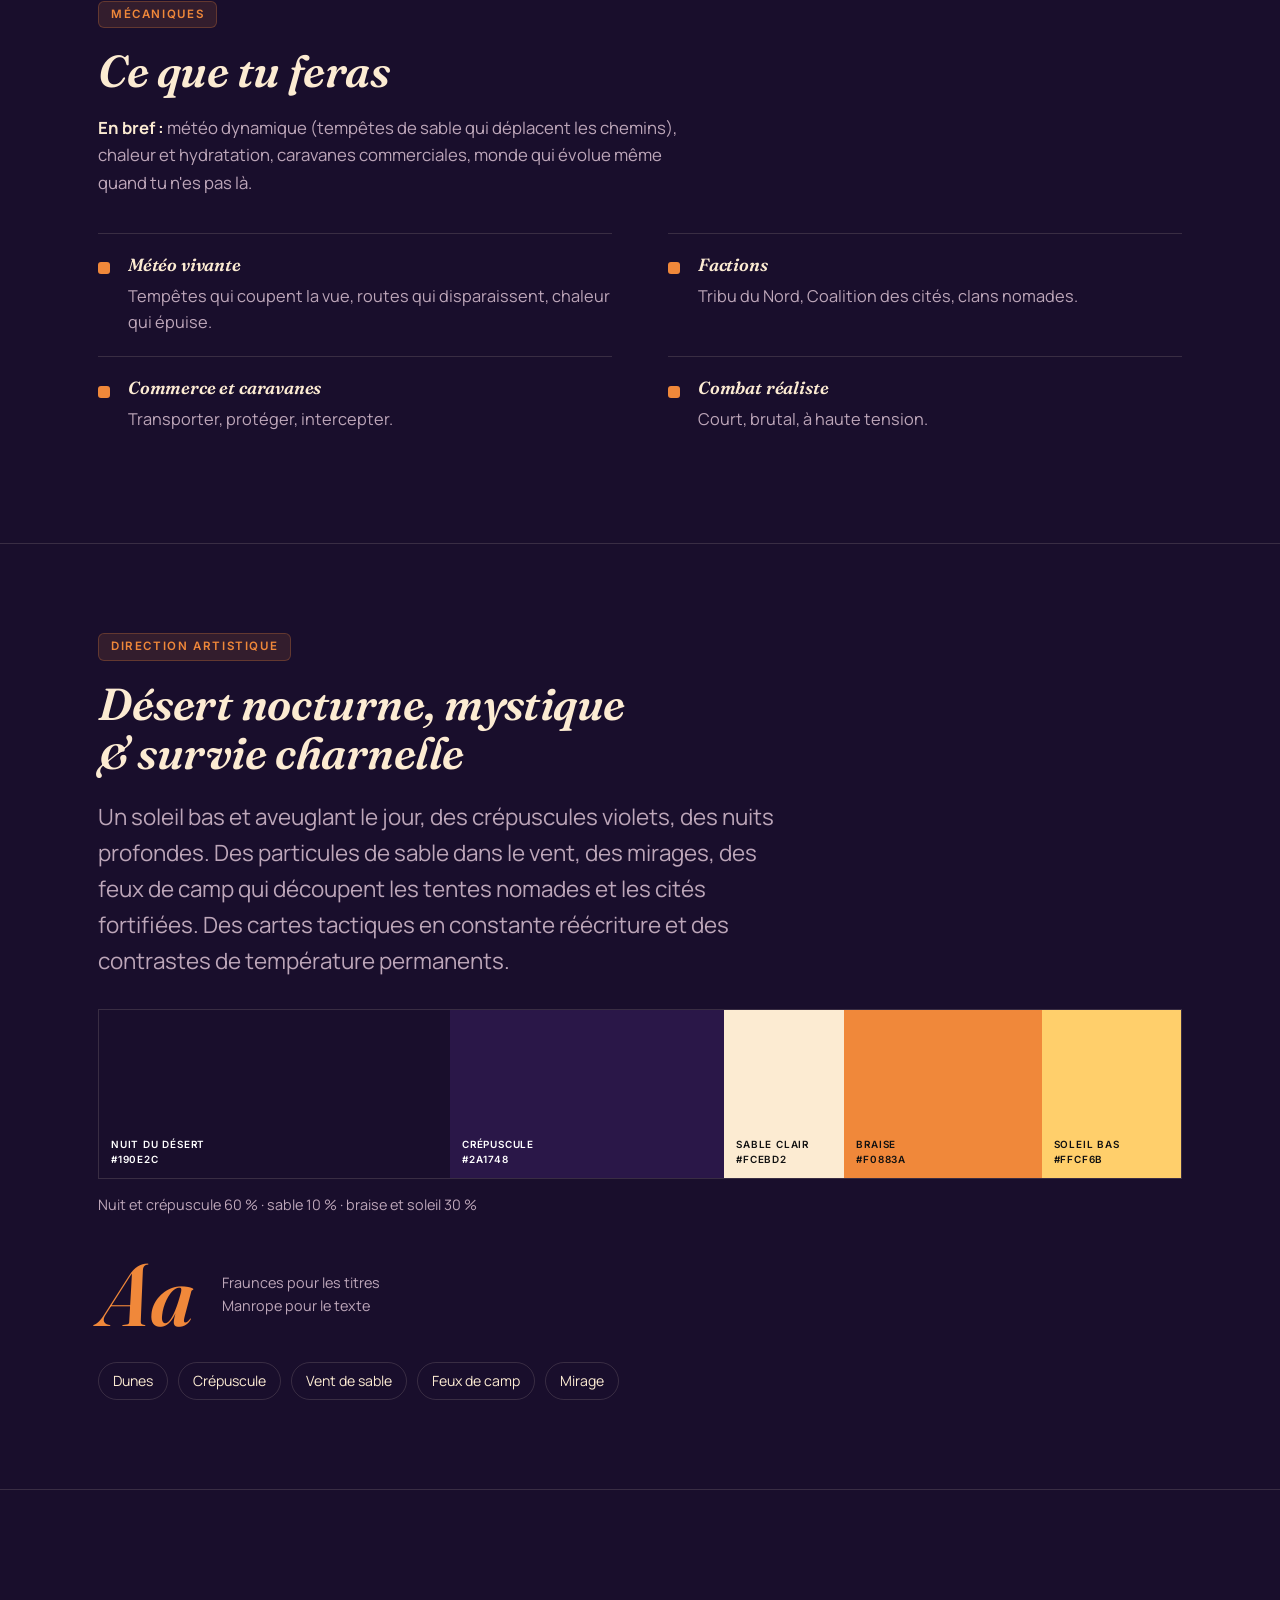
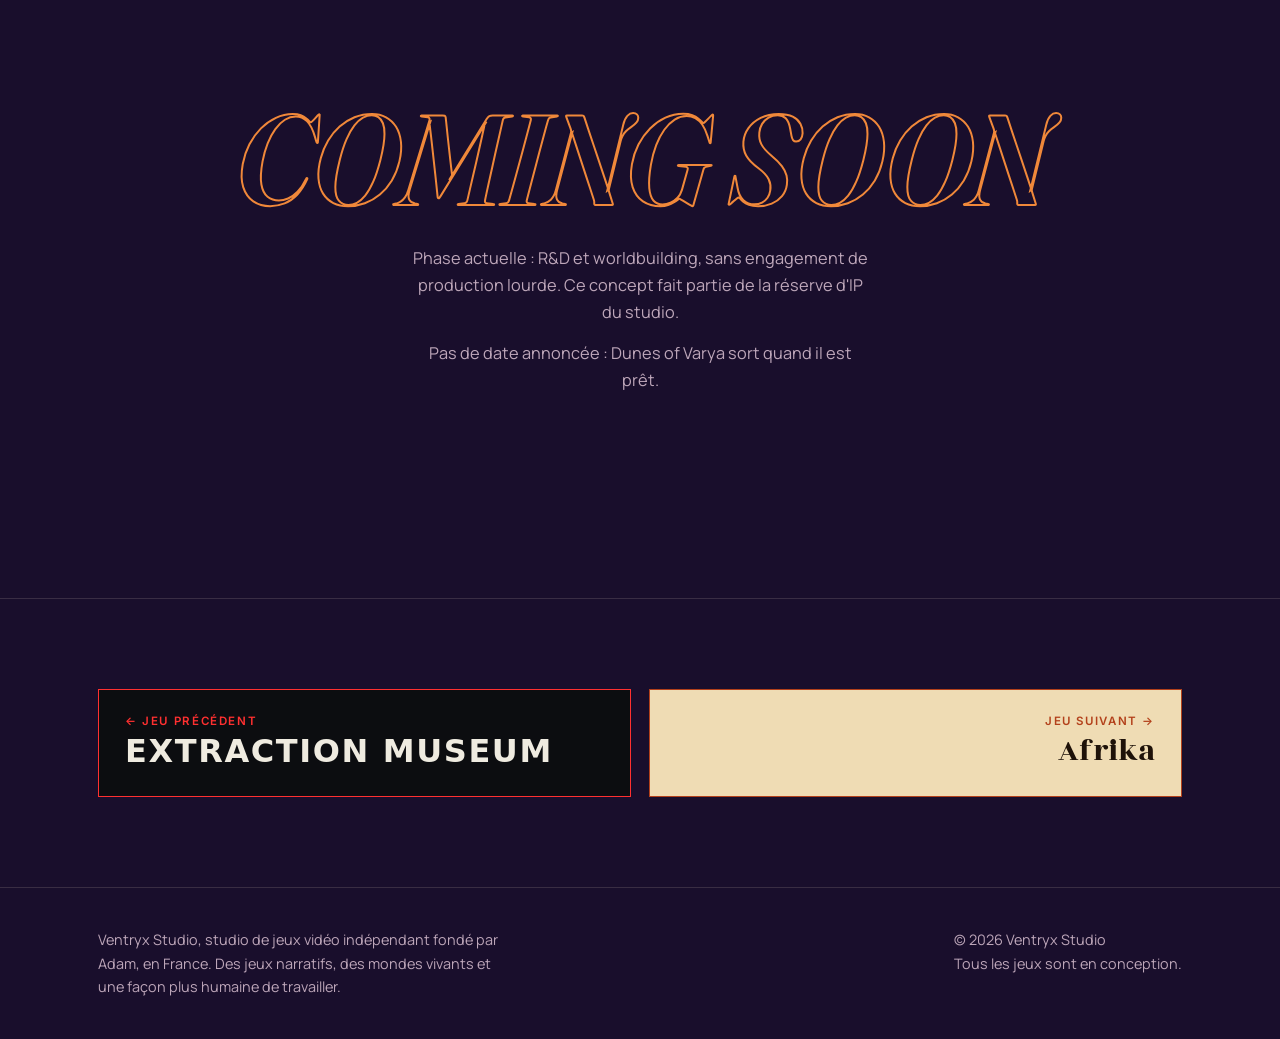
<file: dunes-of-varya.html>
<!doctype html>
<html lang="fr"><head><meta charset="utf-8"><meta name="viewport" content="width=device-width,initial-scale=1,viewport-fit=cover"><title>Dunes of Varya · Ventryx Studio</title>
<meta name="description" content="Dans le territoire désertique de Varya, inspiré du Sahara et du Sahel, tu es mercenaire, chef de clan ou commerçant au milieu de guerres de factions.">
<link rel="preconnect" href="https://fonts.googleapis.com"><link rel="preconnect" href="https://fonts.gstatic.com" crossorigin>
<link rel="stylesheet" href="https://fonts.googleapis.com/css2?family=Inter:wght@400;500;600;700;800&family=Playfair+Display:ital,wght@0,900;1,900&family=Barlow:wght@400;500;600&family=Cinzel:wght@600;800&family=EB+Garamond:wght@400;500&family=Marcellus&family=Amiri:wght@400;700&family=Rozha+One&family=Work+Sans:wght@400;500;600&family=Fraunces:ital,opsz,wght@0,9..144,600;1,9..144,600&family=Manrope:wght@400;500;700&family=Special+Elite&family=Source+Serif+4:wght@400;600&family=DotGothic16&family=Zen+Kaku+Gothic+New:wght@400;500;700&family=Syncopate:wght@700&family=Instrument+Sans:wght@400;500;600&display=swap">
<link rel="stylesheet" href="style.css">
</head><body class="t-dunes-of-varya"><div class="thread" aria-hidden="true"><i></i><b></b></div><div class="bubbles" aria-hidden="true"></div><div class="atmo" aria-hidden="true"></div><header class="top"><div class="wrap"><a class="brand" href="index.html">Ventryx Studio</a><nav class="nav" aria-label="Navigation"><a href="index.html">Accueil</a><a href="index.html#jeux" aria-current="page">Jeux</a><a href="studio.html">Le studio</a><a href="studio.html#vendetta">Vendetta System</a><a href="studio.html#roadmap">Roadmap</a></nav></div></header>
<main>
<section class="wrap hero">
 <div><div class="row"><span class="pill cs">Coming soon</span><span class="st world">Concept validé</span></div>
 <p class="genre">Sandbox de survie tactique · Simulation de factions · Open world dynamique</p>
 <h1 class="title">Dunes of Varya</h1>
 <p class="pitch">Dans le territoire désertique de Varya, inspiré du Sahara et du Sahel, tu es mercenaire, chef de clan ou commerçant au milieu de guerres de factions.</p>
 <div class="btns"><a class="btn main" href="index.html#jeux">Tous les jeux</a><a class="btn" href="studio.html">Le studio</a></div></div>
 <aside class="panel"><span class="eyebrow lab">DA visée</span><q>Paysages sahariens, tempêtes de sable, cités fortifiées.</q><div class="fx" aria-hidden="true"><span class="r1"></span><span class="r2"></span><span class="core"></span></div></aside>
</section>
<section class="sec"><div class="wrap two">
 <div class="reveal"><span class="eyebrow label">Le concept</span><p class="lead">Varya est un territoire immense inspiré du Sahara, du Sahel et des côtes africaines. Le sable se déplace, les tempêtes effacent les traces, les alliances se brisent plus vite que les dunes ne changent de forme. La carte n&#x27;est jamais la même d&#x27;une partie à l&#x27;autre.</p></div>
 <div class="box reveal"><h3>Le joueur</h3><strong>Pas de héros unique</strong><p>Mercenaire, chef de clan, commerçant, éclaireur ou survivant indépendant. Ton identité vient de tes choix et de tes alliances.</p></div>
</div></section>
<section class="sec"><div class="wrap"><span class="eyebrow label">Le monde</span><h2 class="h2">Où ça se passe</h2><div class="grid"><article class="card reveal"><h3>Villages d&#x27;oasis</h3><p>Petites communautés autour des points d&#x27;eau. Commerce local, alliances fragiles.</p></article><article class="card reveal"><h3>Le Grand Désert</h3><p>Tempêtes de sable, caravanes rares, embuscades fréquentes.</p></article><article class="card reveal"><h3>Villes fortifiées</h3><p>Anciennes cités devenues centres de pouvoir : marchés noirs et espionnage.</p></article><article class="card reveal"><h3>Plaines du Sahel</h3><p>Entre désert et savane. Ressources agricoles et factions en mouvement.</p></article></div></div></section>
<section class="sec"><div class="wrap"><span class="eyebrow label">Mécaniques</span><h2 class="h2">Ce que tu feras</h2><p class="mech"><strong>En bref :</strong> météo dynamique (tempêtes de sable qui déplacent les chemins), chaleur et hydratation, caravanes commerciales, monde qui évolue même quand tu n&#x27;es pas là.</p><ul class="pillars"><li class="reveal"><div><b>Météo vivante</b><span>Tempêtes qui coupent la vue, routes qui disparaissent, chaleur qui épuise.</span></div></li><li class="reveal"><div><b>Factions</b><span>Tribu du Nord, Coalition des cités, clans nomades.</span></div></li><li class="reveal"><div><b>Commerce et caravanes</b><span>Transporter, protéger, intercepter.</span></div></li><li class="reveal"><div><b>Combat réaliste</b><span>Court, brutal, à haute tension.</span></div></li></ul></div></section>
<section class="sec"><div class="wrap"><span class="eyebrow label">Direction artistique</span><h2 class="h2">Désert nocturne, mystique &amp; survie charnelle</h2>
 <p class="lead reveal" style="margin-top:22px;color:var(--mute)">Un soleil bas et aveuglant le jour, des crépuscules violets, des nuits profondes. Des particules de sable dans le vent, des mirages, des feux de camp qui découpent les tentes nomades et les cités fortifiées. Des cartes tactiques en constante réécriture et des contrastes de température permanents.</p>
 <div class="sw" role="list" aria-label="Palette"><div style="--w:34;background:#190e2c;color:#fff"><span>Nuit du désert</span><span>#190e2c</span></div><div style="--w:26;background:#2a1748;color:#fff"><span>Crépuscule</span><span>#2a1748</span></div><div style="--w:10;background:#fcebd2;color:#111"><span>Sable clair</span><span>#fcebd2</span></div><div style="--w:18;background:#f0883a;color:#111"><span>Braise</span><span>#f0883a</span></div><div style="--w:12;background:#ffcf6b;color:#111"><span>Soleil bas</span><span>#ffcf6b</span></div></div><p class="split">Nuit et crépuscule 60 % · sable 10 % · braise et soleil 30 %</p>
 <div class="spec-type"><div class="aa">Aa</div><div class="fn">Fraunces pour les titres<br>Manrope pour le texte</div></div><div class="chips"><span>Dunes</span><span>Crépuscule</span><span>Vent de sable</span><span>Feux de camp</span><span>Mirage</span></div></div></section>
<section class="sec"><div class="wrap soon"><p class="big">Coming soon</p><p>Phase actuelle : R&amp;D et worldbuilding, sans engagement de production lourde. Ce concept fait partie de la réserve d&#x27;IP du studio.</p><p style="margin-top:14px">Pas de date annoncée : Dunes of Varya sort quand il est prêt.</p></div></section>
<section class="sec"><div class="wrap adj"><a href="extraction-museum.html" style="--bg:#0c0d10;--bg2:#17191d;--fg:#efebe0;--mute:#8e8f8b;--a1:#ff3030;--a2:#c2a66a;--line:color-mix(in srgb,#efebe0 14%,transparent);--f-display:'Syncopate',system-ui,sans-serif;--f-body:'Instrument Sans',system-ui,sans-serif;--r:0;--bd:1px solid color-mix(in srgb,var(--a2) 55%,transparent);--tt:uppercase;--ls:.05em;--fw:700;--fs:normal"><span class="mono">← Jeu précédent</span><strong>Extraction Museum</strong></a><a href="afrika.html" style="--bg:#efdcb4;--bg2:#e2c78c;--fg:#1e1209;--mute:#5f4a2f;--a1:#b3411b;--a2:#0f4b33;--line:color-mix(in srgb,#1e1209 14%,transparent);--f-display:'Rozha One',system-ui,sans-serif;--f-body:'Work Sans',system-ui,sans-serif;--r:0;--bd:3px solid var(--fg);--tt:none;--ls:0;--fw:400;--fs:normal"><span class="mono">Jeu suivant →</span><strong>Afrika</strong></a></div></section>
</main><footer class="foot"><div class="wrap"><p>Ventryx Studio, studio de jeux vidéo indépendant fondé par Adam, en France. Des jeux narratifs, des mondes vivants et une façon plus humaine de travailler.</p><p>© 2026 Ventryx Studio<br>Tous les jeux sont en conception.</p></div></footer><script src="app.js"></script></body></html>
</file>
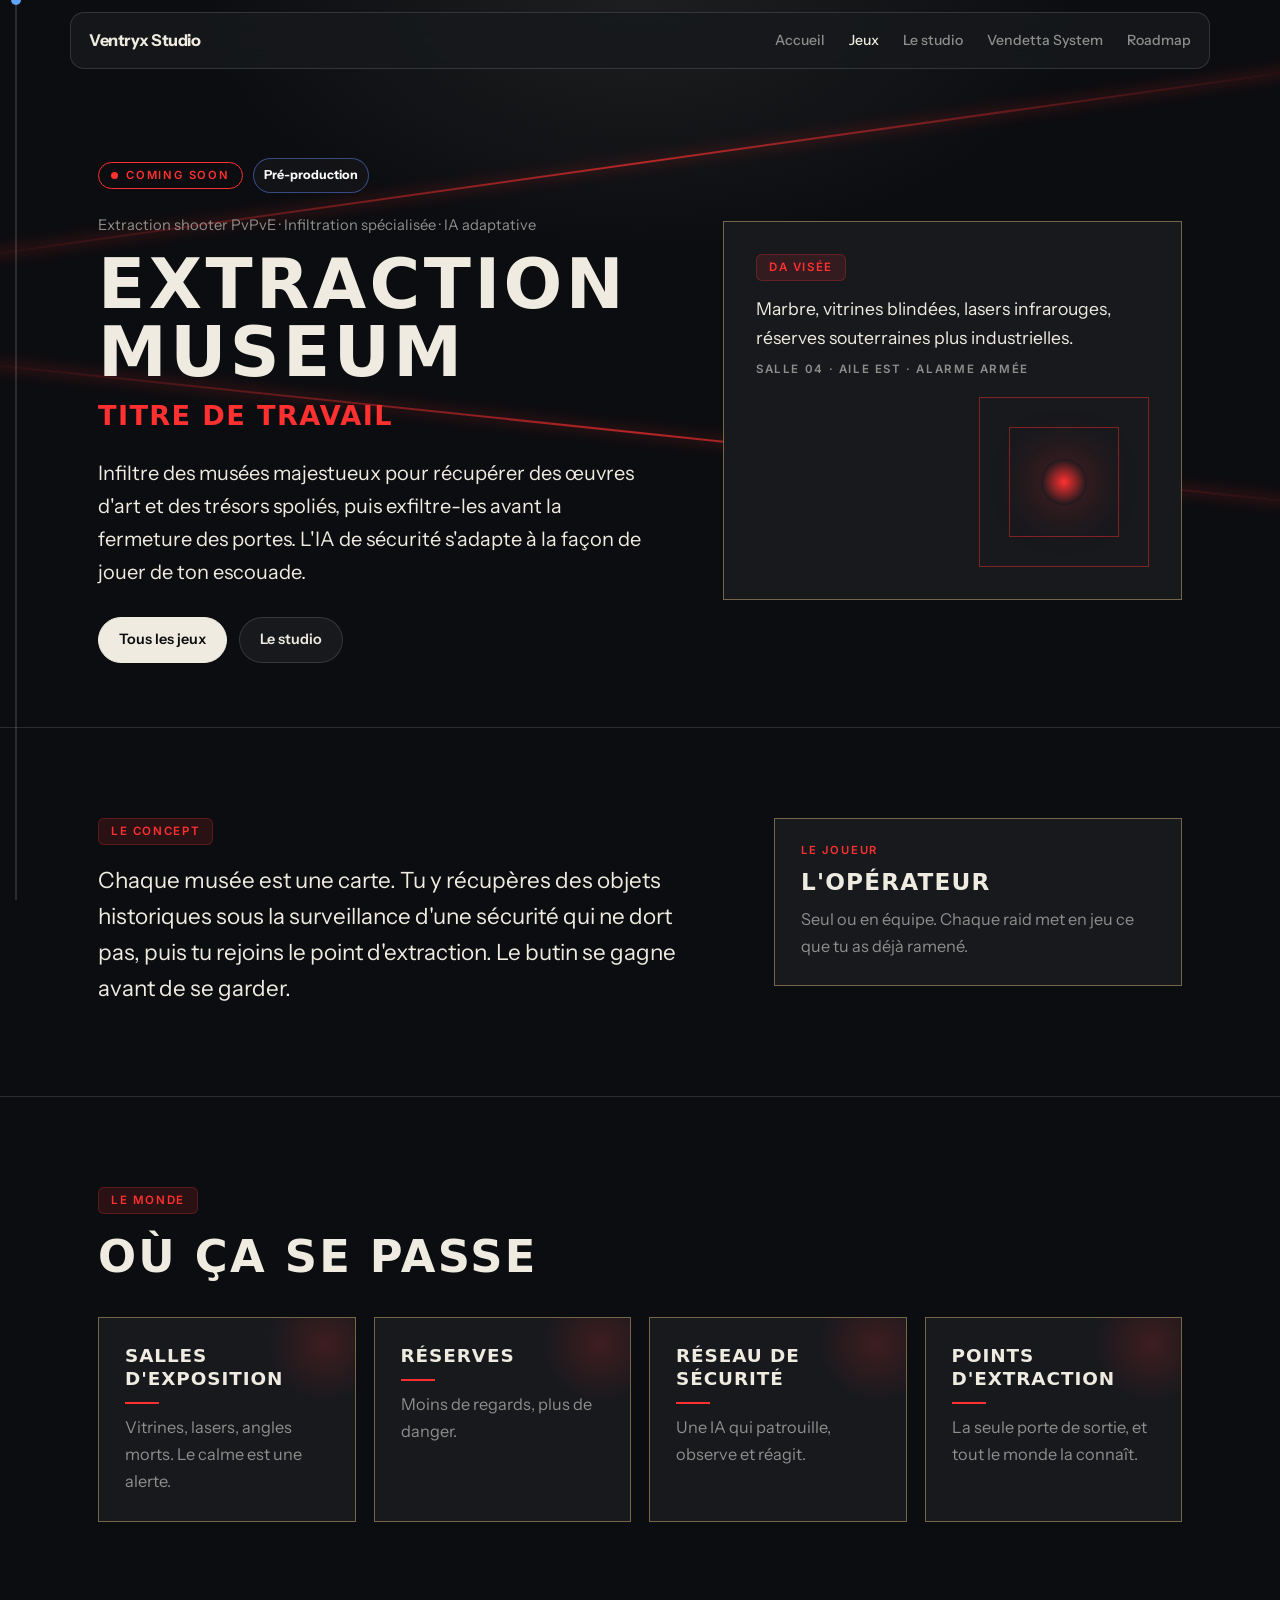
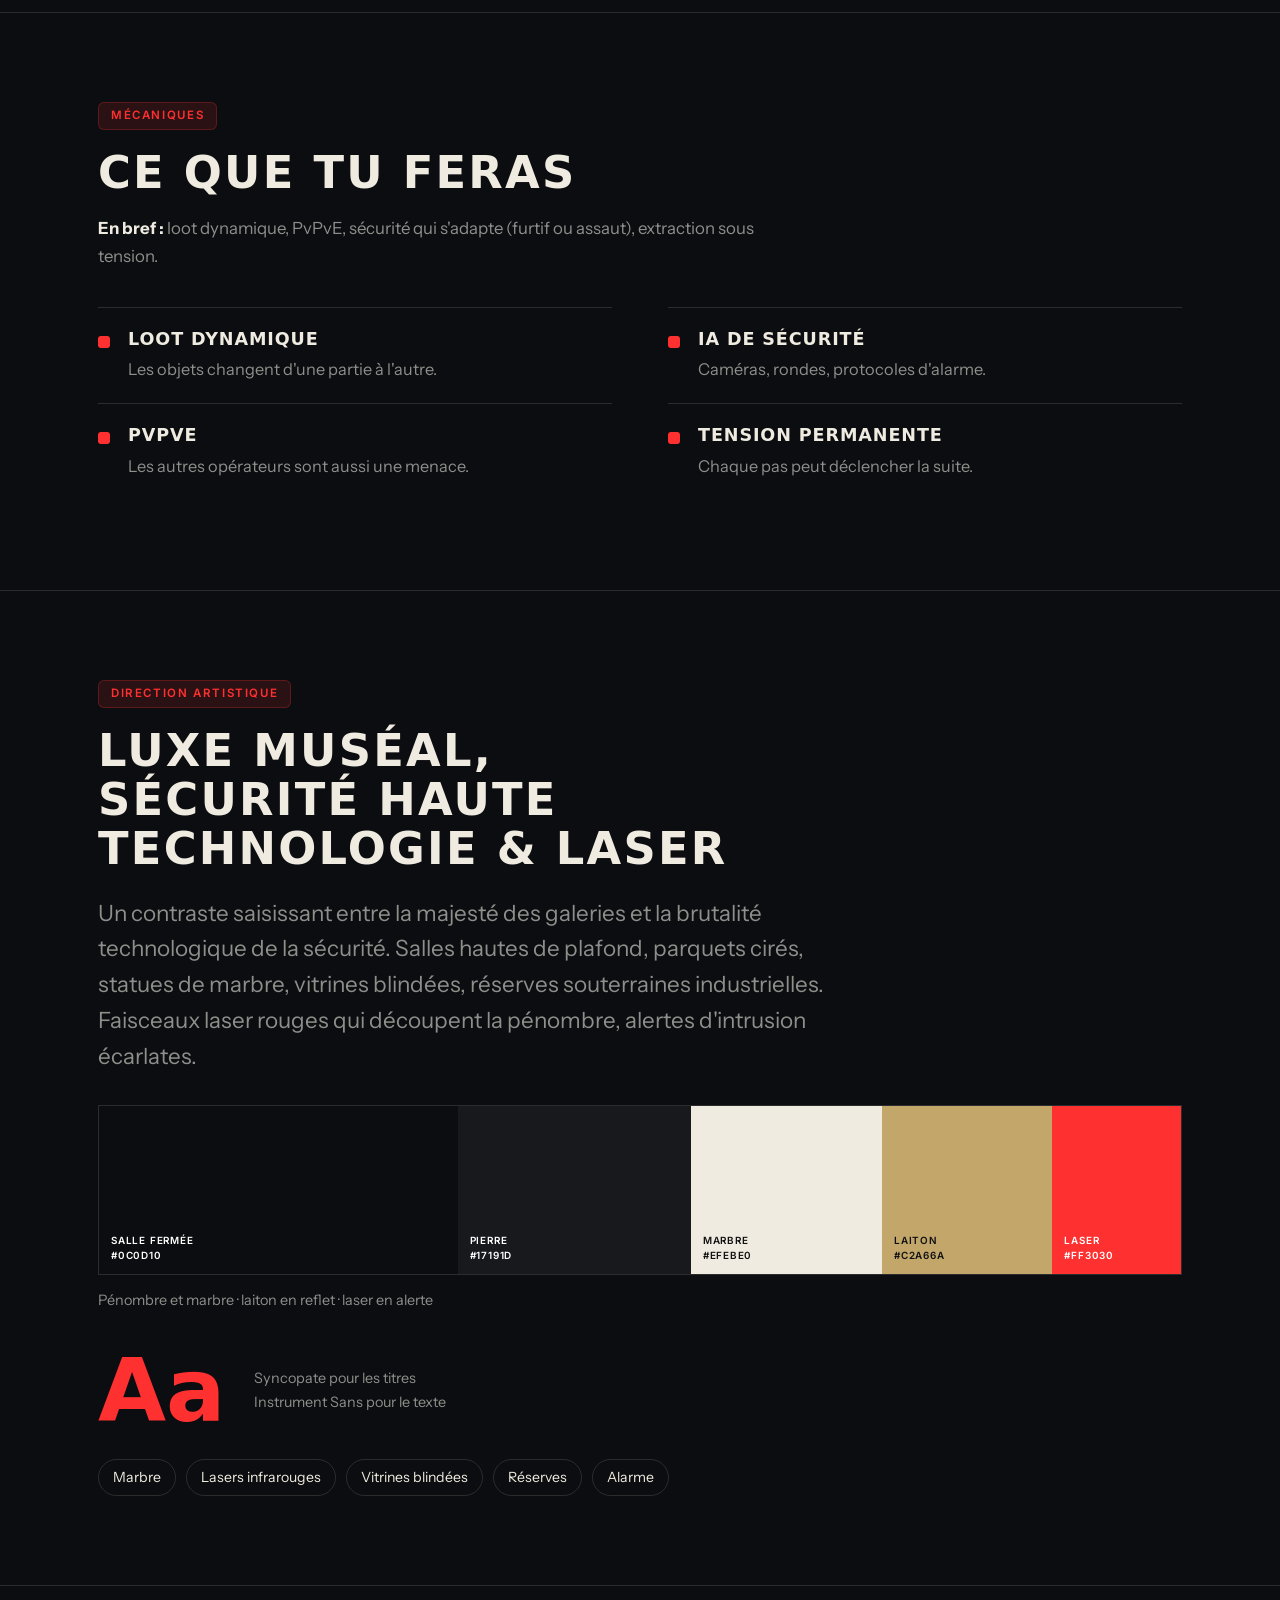
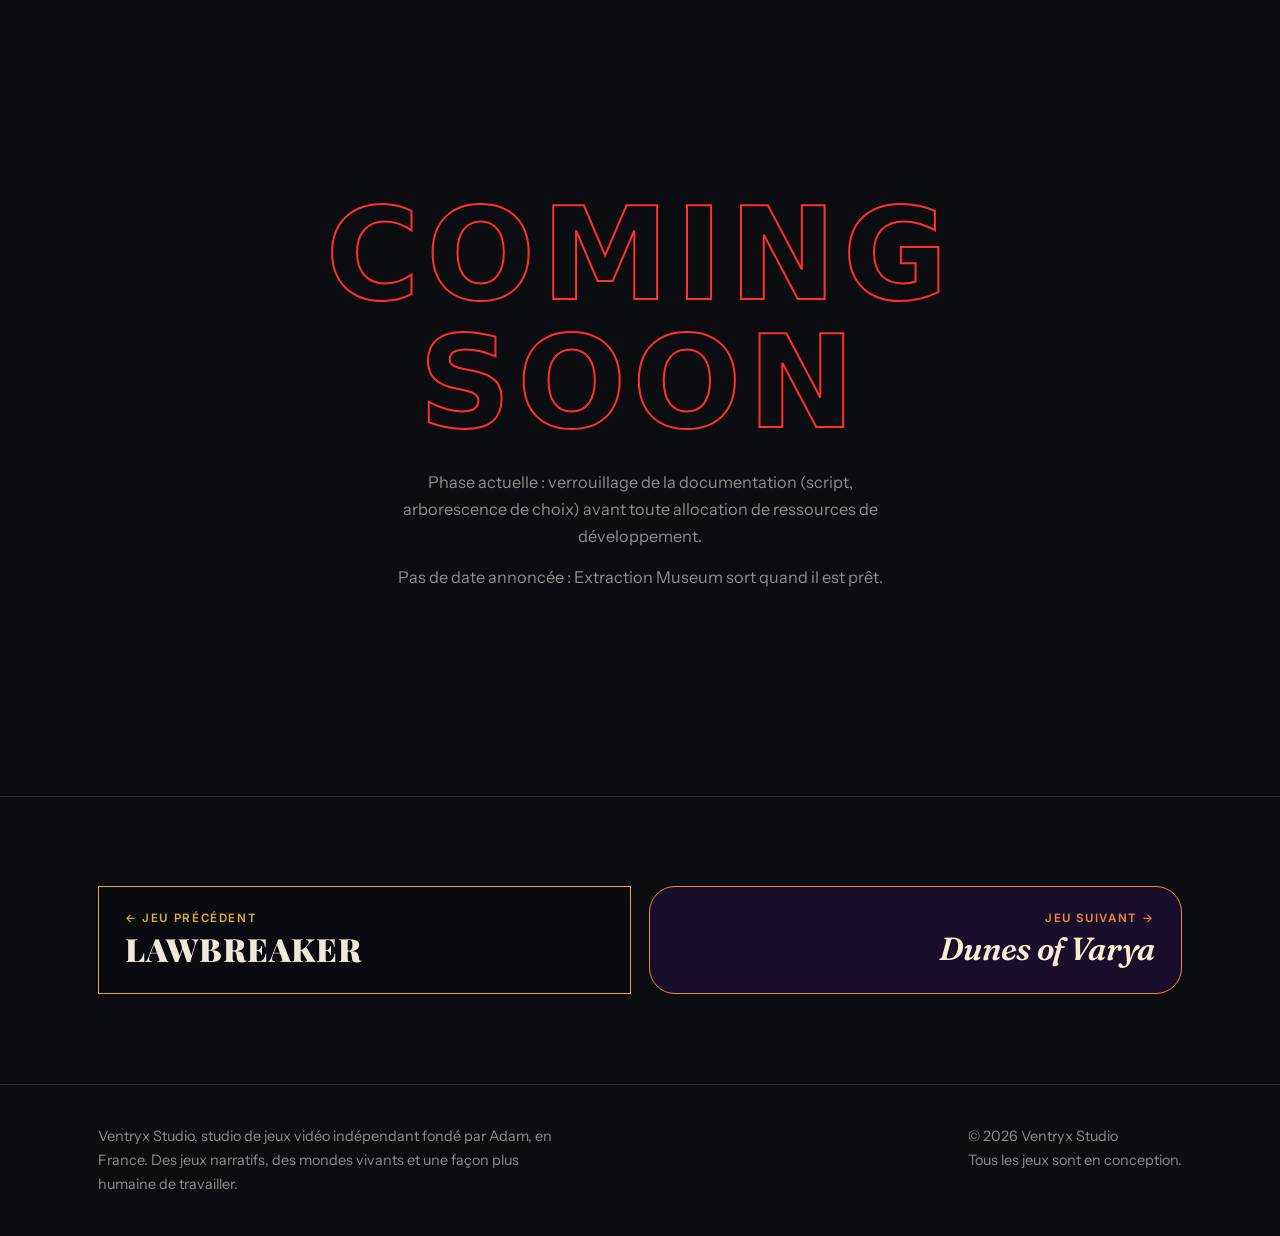
<file: extraction-museum.html>
<!doctype html>
<html lang="fr"><head><meta charset="utf-8"><meta name="viewport" content="width=device-width,initial-scale=1,viewport-fit=cover"><title>Extraction Museum · Ventryx Studio</title>
<meta name="description" content="Infiltre des musées majestueux pour récupérer des œuvres d&#x27;art et des trésors spoliés, puis exfiltre-les avant la fermeture des portes. L&#x27;IA de sécurité s&#x27;adapte à la façon de jouer de ton escouade.">
<link rel="preconnect" href="https://fonts.googleapis.com"><link rel="preconnect" href="https://fonts.gstatic.com" crossorigin>
<link rel="stylesheet" href="https://fonts.googleapis.com/css2?family=Inter:wght@400;500;600;700;800&family=Playfair+Display:ital,wght@0,900;1,900&family=Barlow:wght@400;500;600&family=Cinzel:wght@600;800&family=EB+Garamond:wght@400;500&family=Marcellus&family=Amiri:wght@400;700&family=Rozha+One&family=Work+Sans:wght@400;500;600&family=Fraunces:ital,opsz,wght@0,9..144,600;1,9..144,600&family=Manrope:wght@400;500;700&family=Special+Elite&family=Source+Serif+4:wght@400;600&family=DotGothic16&family=Zen+Kaku+Gothic+New:wght@400;500;700&family=Syncopate:wght@700&family=Instrument+Sans:wght@400;500;600&display=swap">
<link rel="stylesheet" href="style.css">
</head><body class="t-extraction-museum"><div class="thread" aria-hidden="true"><i></i><b></b></div><div class="bubbles" aria-hidden="true"></div><div class="atmo" aria-hidden="true"></div><header class="top"><div class="wrap"><a class="brand" href="index.html">Ventryx Studio</a><nav class="nav" aria-label="Navigation"><a href="index.html">Accueil</a><a href="index.html#jeux" aria-current="page">Jeux</a><a href="studio.html">Le studio</a><a href="studio.html#vendetta">Vendetta System</a><a href="studio.html#roadmap">Roadmap</a></nav></div></header>
<main>
<section class="wrap hero">
 <div><div class="row"><span class="pill cs">Coming soon</span><span class="st search">Pré-production</span></div>
 <p class="genre">Extraction shooter PvPvE · Infiltration spécialisée · IA adaptative</p>
 <h1 class="title">Extraction Museum</h1><p class="sub">Titre de travail</p>
 <p class="pitch">Infiltre des musées majestueux pour récupérer des œuvres d&#x27;art et des trésors spoliés, puis exfiltre-les avant la fermeture des portes. L&#x27;IA de sécurité s&#x27;adapte à la façon de jouer de ton escouade.</p>
 <div class="btns"><a class="btn main" href="index.html#jeux">Tous les jeux</a><a class="btn" href="studio.html">Le studio</a></div></div>
 <aside class="panel"><span class="eyebrow lab">DA visée</span><q>Marbre, vitrines blindées, lasers infrarouges, réserves souterraines plus industrielles.</q><div class="coord mono" style="color:var(--mute);margin-top:12px">Salle 04 · Aile Est · Alarme armée</div><div class="fx" aria-hidden="true"><span class="r1"></span><span class="r2"></span><span class="core"></span></div></aside>
</section>
<section class="sec"><div class="wrap two">
 <div class="reveal"><span class="eyebrow label">Le concept</span><p class="lead">Chaque musée est une carte. Tu y récupères des objets historiques sous la surveillance d&#x27;une sécurité qui ne dort pas, puis tu rejoins le point d&#x27;extraction. Le butin se gagne avant de se garder.</p></div>
 <div class="box reveal"><h3>Le joueur</h3><strong>L&#x27;opérateur</strong><p>Seul ou en équipe. Chaque raid met en jeu ce que tu as déjà ramené.</p></div>
</div></section>
<section class="sec"><div class="wrap"><span class="eyebrow label">Le monde</span><h2 class="h2">Où ça se passe</h2><div class="grid"><article class="card reveal"><h3>Salles d&#x27;exposition</h3><p>Vitrines, lasers, angles morts. Le calme est une alerte.</p></article><article class="card reveal"><h3>Réserves</h3><p>Moins de regards, plus de danger.</p></article><article class="card reveal"><h3>Réseau de sécurité</h3><p>Une IA qui patrouille, observe et réagit.</p></article><article class="card reveal"><h3>Points d&#x27;extraction</h3><p>La seule porte de sortie, et tout le monde la connaît.</p></article></div></div></section>
<section class="sec"><div class="wrap"><span class="eyebrow label">Mécaniques</span><h2 class="h2">Ce que tu feras</h2><p class="mech"><strong>En bref :</strong> loot dynamique, PvPvE, sécurité qui s&#x27;adapte (furtif ou assaut), extraction sous tension.</p><ul class="pillars"><li class="reveal"><div><b>Loot dynamique</b><span>Les objets changent d&#x27;une partie à l&#x27;autre.</span></div></li><li class="reveal"><div><b>IA de sécurité</b><span>Caméras, rondes, protocoles d&#x27;alarme.</span></div></li><li class="reveal"><div><b>PvPvE</b><span>Les autres opérateurs sont aussi une menace.</span></div></li><li class="reveal"><div><b>Tension permanente</b><span>Chaque pas peut déclencher la suite.</span></div></li></ul></div></section>
<section class="sec"><div class="wrap"><span class="eyebrow label">Direction artistique</span><h2 class="h2">Luxe muséal, sécurité haute technologie &amp; laser</h2>
 <p class="lead reveal" style="margin-top:22px;color:var(--mute)">Un contraste saisissant entre la majesté des galeries et la brutalité technologique de la sécurité. Salles hautes de plafond, parquets cirés, statues de marbre, vitrines blindées, réserves souterraines industrielles. Faisceaux laser rouges qui découpent la pénombre, alertes d&#x27;intrusion écarlates.</p>
 <div class="sw" role="list" aria-label="Palette"><div style="--w:32;background:#0c0d10;color:#fff"><span>Salle fermée</span><span>#0c0d10</span></div><div style="--w:20;background:#17191d;color:#fff"><span>Pierre</span><span>#17191d</span></div><div style="--w:16;background:#efebe0;color:#111"><span>Marbre</span><span>#efebe0</span></div><div style="--w:14;background:#c2a66a;color:#111"><span>Laiton</span><span>#c2a66a</span></div><div style="--w:10;background:#ff3030;color:#fff"><span>Laser</span><span>#ff3030</span></div></div><p class="split">Pénombre et marbre · laiton en reflet · laser en alerte</p>
 <div class="spec-type"><div class="aa">Aa</div><div class="fn">Syncopate pour les titres<br>Instrument Sans pour le texte</div></div><div class="chips"><span>Marbre</span><span>Lasers infrarouges</span><span>Vitrines blindées</span><span>Réserves</span><span>Alarme</span></div></div></section>
<section class="sec"><div class="wrap soon"><p class="big">Coming soon</p><p>Phase actuelle : verrouillage de la documentation (script, arborescence de choix) avant toute allocation de ressources de développement.</p><p style="margin-top:14px">Pas de date annoncée : Extraction Museum sort quand il est prêt.</p></div></section>
<section class="sec"><div class="wrap adj"><a href="lawbreaker.html" style="--bg:#0a0b10;--bg2:#14161f;--fg:#efe9dc;--mute:#9a968c;--a1:#dcae3f;--a2:#d3213f;--line:color-mix(in srgb,#efe9dc 14%,transparent);--f-display:'Playfair Display',system-ui,sans-serif;--f-body:'Barlow',system-ui,sans-serif;--r:0;--bd:3px double color-mix(in srgb,var(--a1) 50%,transparent);--tt:uppercase;--ls:.03em;--fw:900;--fs:normal"><span class="mono">← Jeu précédent</span><strong>Lawbreaker</strong></a><a href="dunes-of-varya.html" style="--bg:#190e2c;--bg2:#2a1748;--fg:#fcebd2;--mute:#bda6b9;--a1:#f0883a;--a2:#ffcf6b;--line:color-mix(in srgb,#fcebd2 14%,transparent);--f-display:'Fraunces',Georgia,serif;--f-body:'Manrope',Georgia,serif;--r:26px;--bd:1px solid color-mix(in srgb,var(--a2) 28%,transparent);--tt:none;--ls:-.01em;--fw:600;--fs:italic"><span class="mono">Jeu suivant →</span><strong>Dunes of Varya</strong></a></div></section>
</main><footer class="foot"><div class="wrap"><p>Ventryx Studio, studio de jeux vidéo indépendant fondé par Adam, en France. Des jeux narratifs, des mondes vivants et une façon plus humaine de travailler.</p><p>© 2026 Ventryx Studio<br>Tous les jeux sont en conception.</p></div></footer><script src="app.js"></script></body></html>
</file>
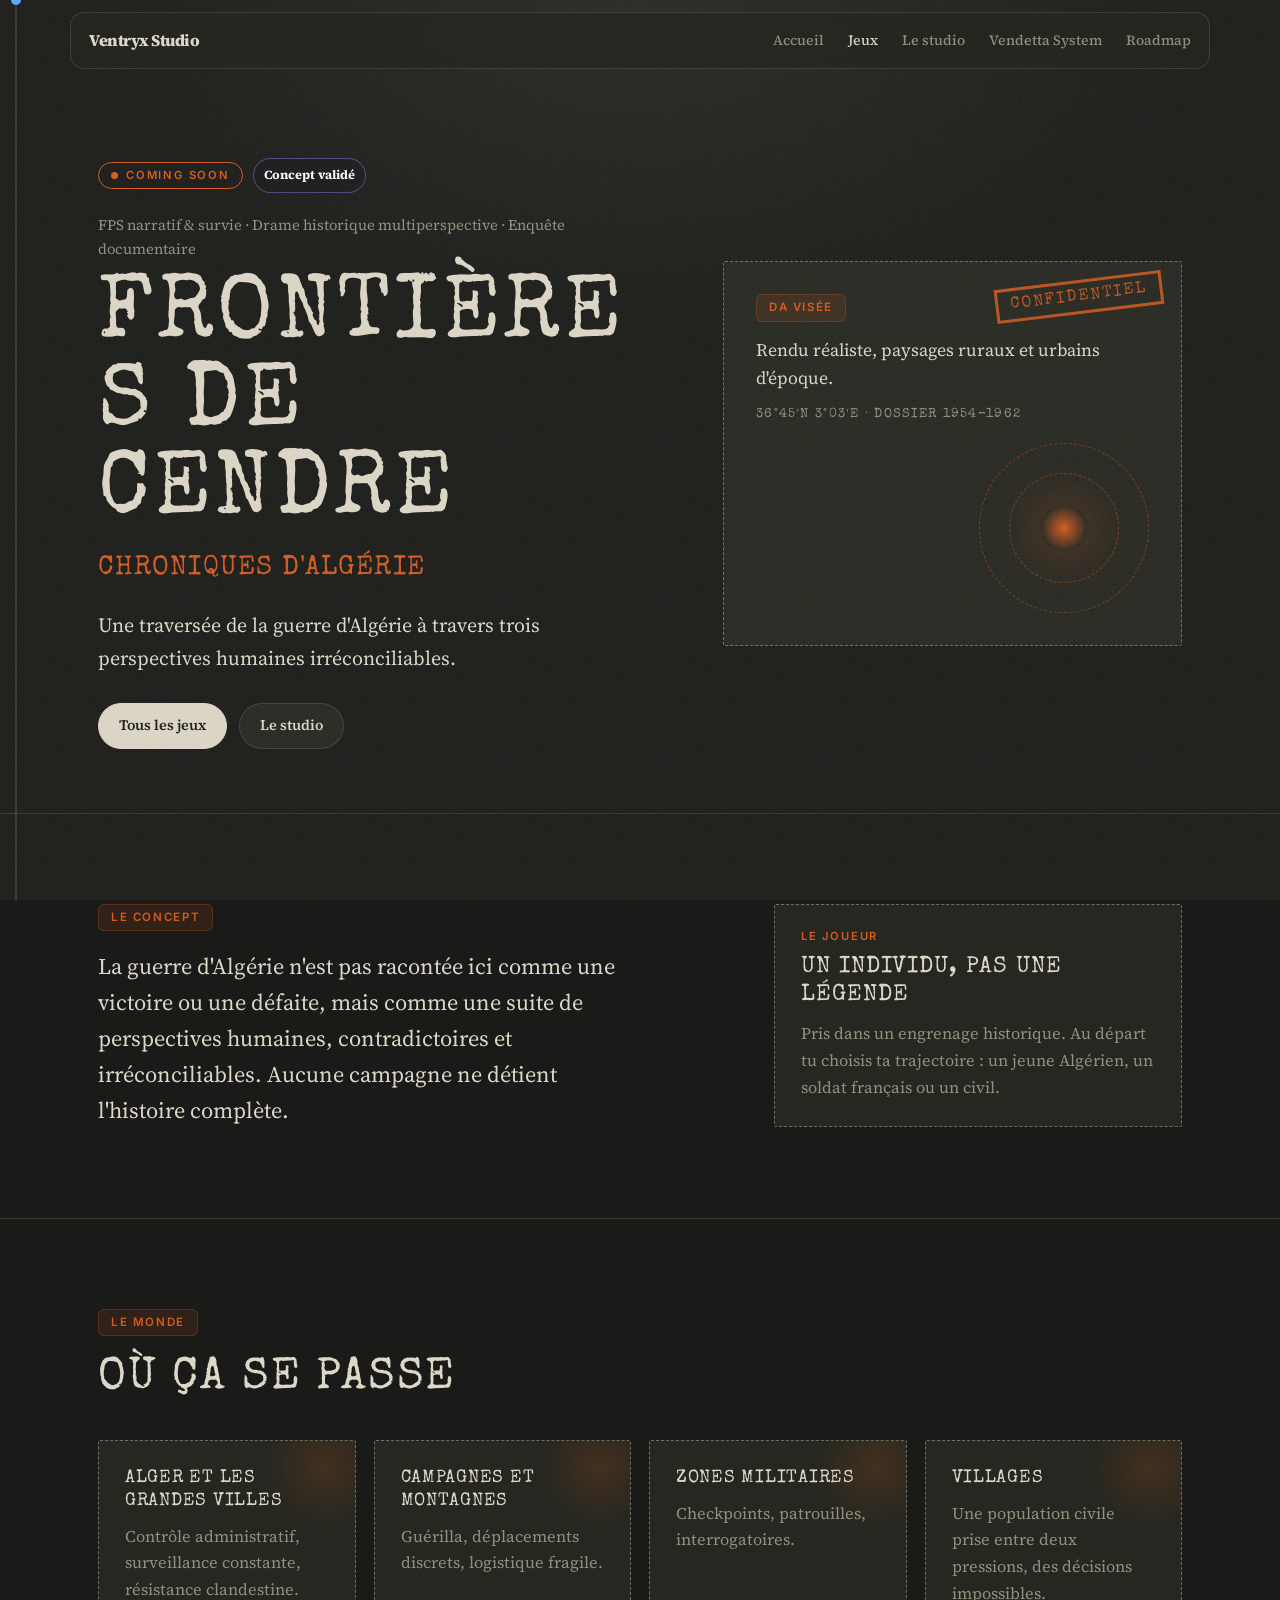
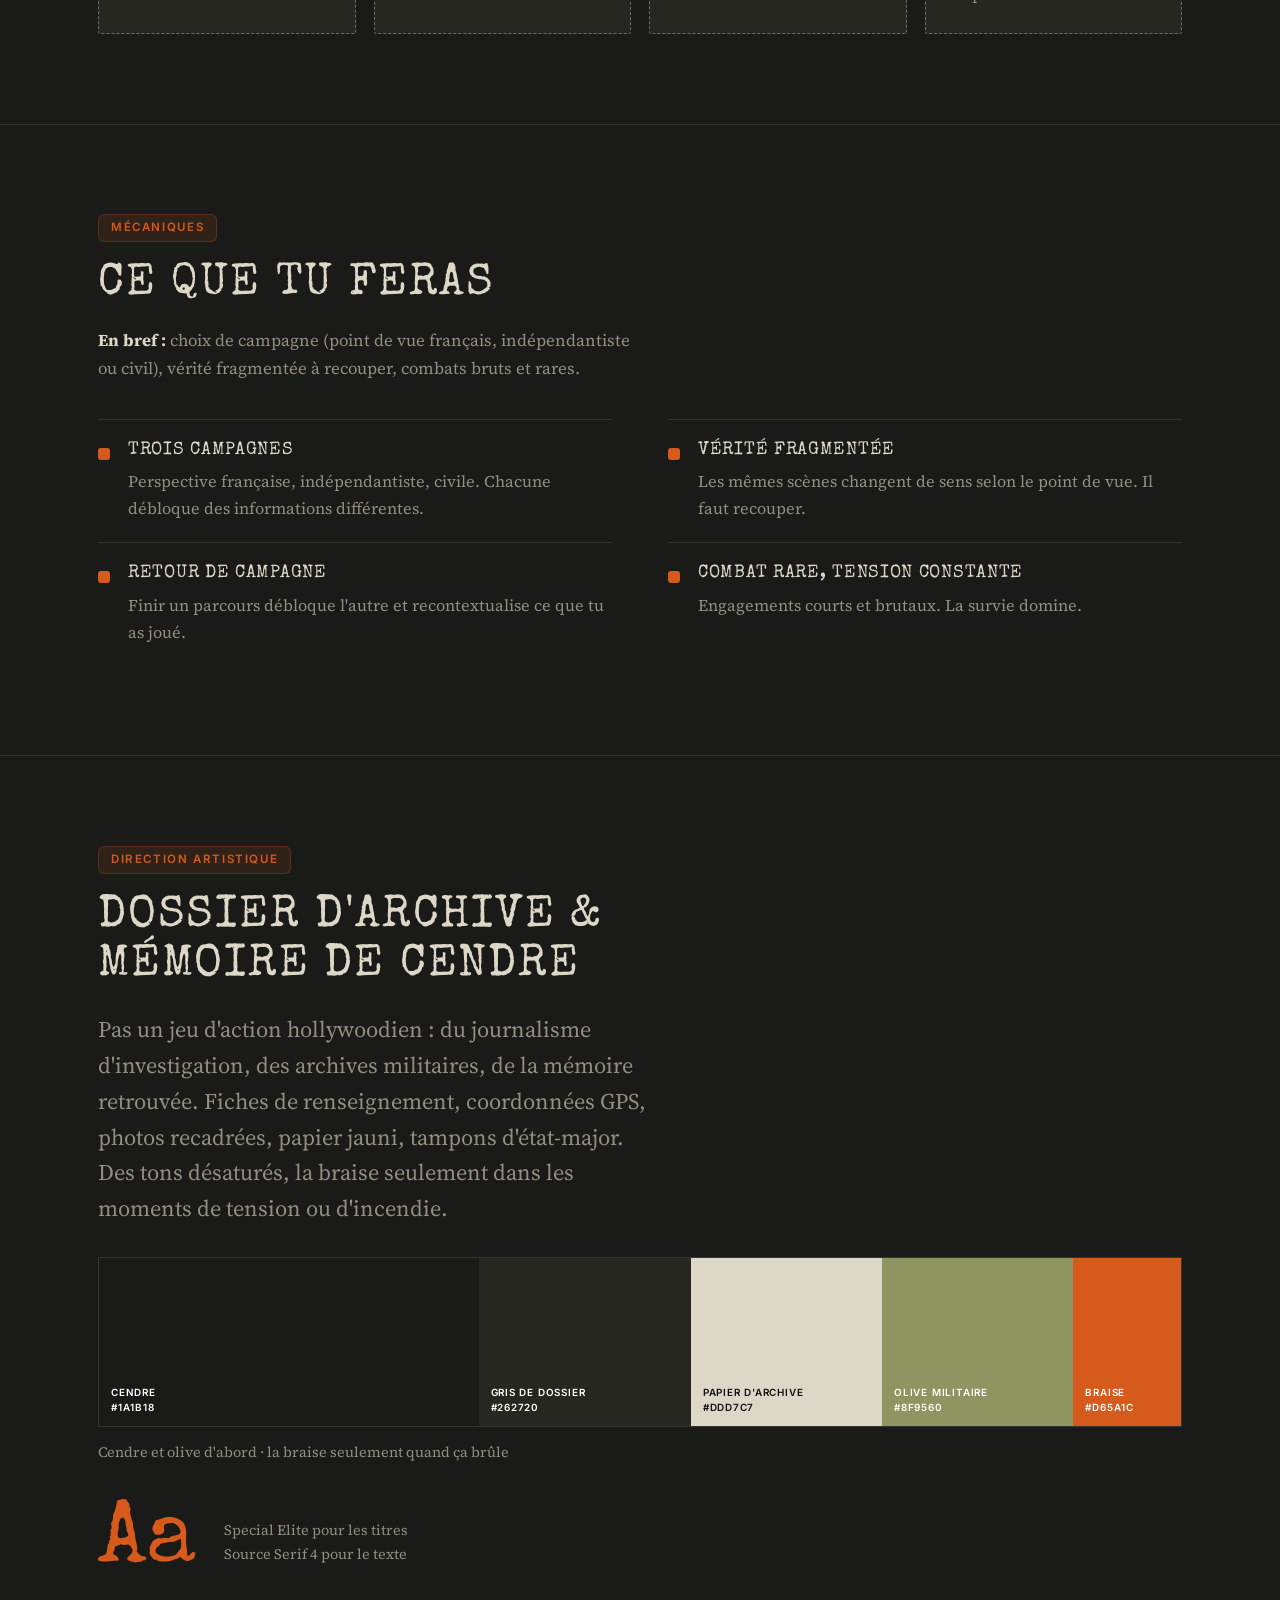
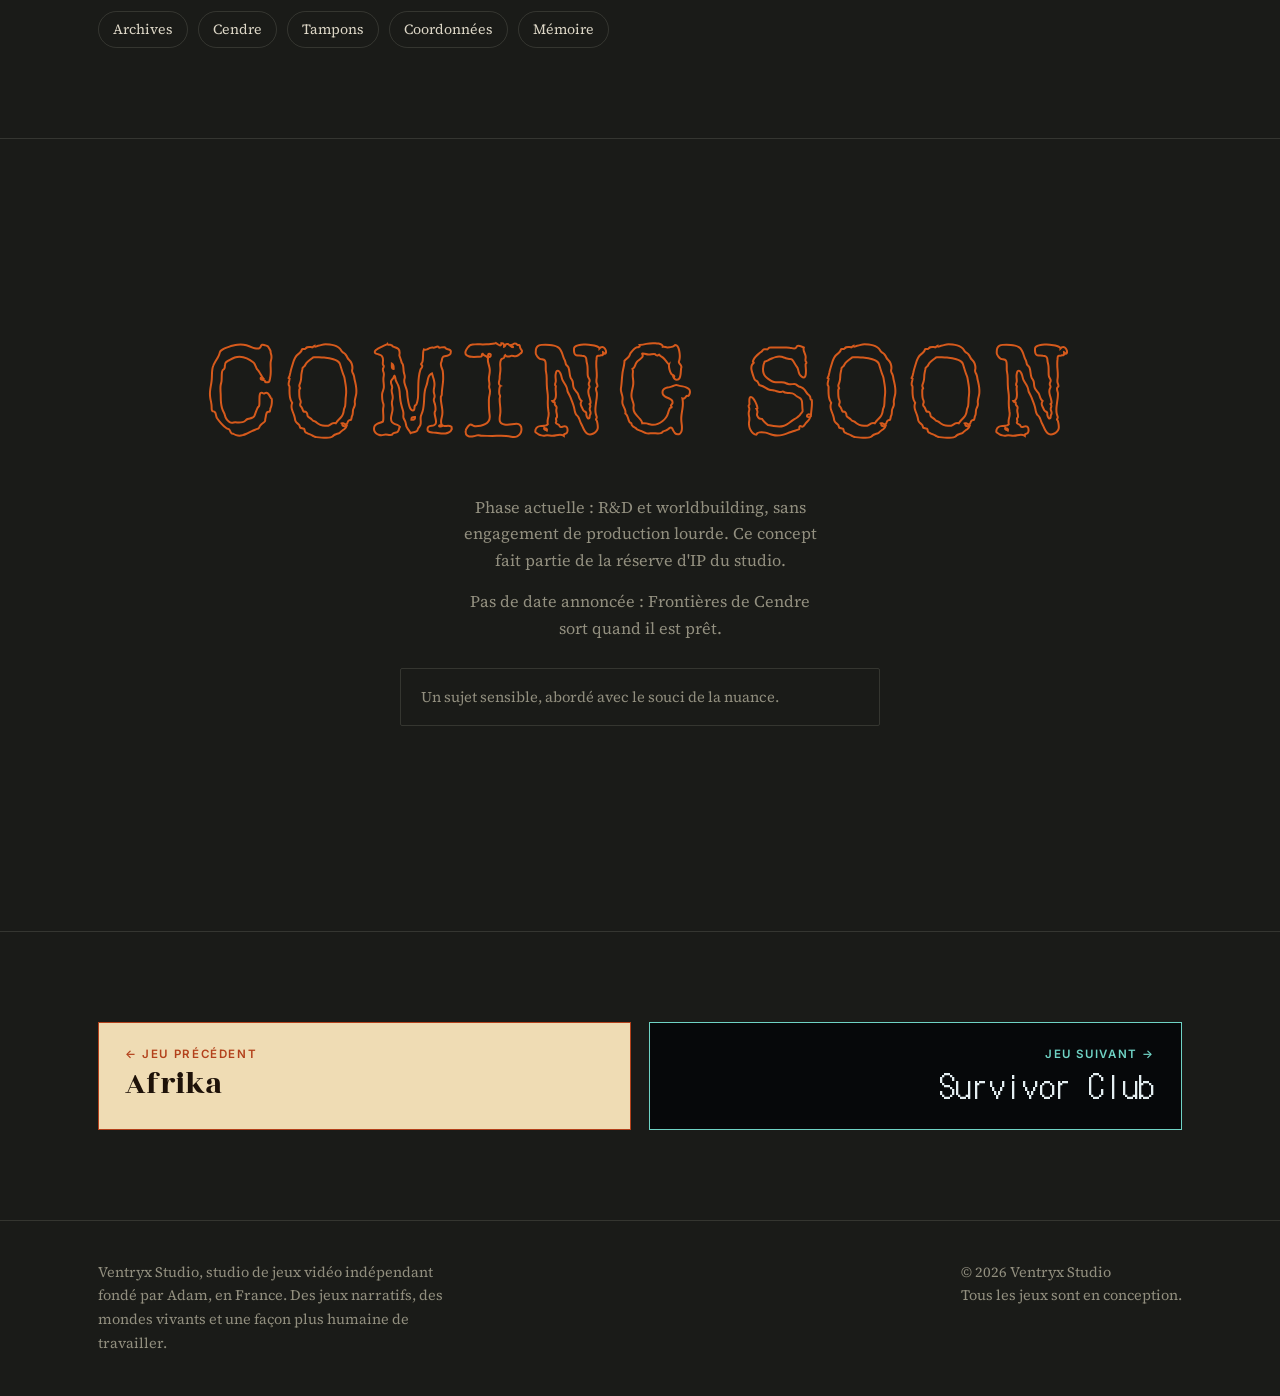
<file: frontieres-de-cendre.html>
<!doctype html>
<html lang="fr"><head><meta charset="utf-8"><meta name="viewport" content="width=device-width,initial-scale=1,viewport-fit=cover"><title>Frontières de Cendre · Ventryx Studio</title>
<meta name="description" content="Une traversée de la guerre d&#x27;Algérie à travers trois perspectives humaines irréconciliables.">
<link rel="preconnect" href="https://fonts.googleapis.com"><link rel="preconnect" href="https://fonts.gstatic.com" crossorigin>
<link rel="stylesheet" href="https://fonts.googleapis.com/css2?family=Inter:wght@400;500;600;700;800&family=Playfair+Display:ital,wght@0,900;1,900&family=Barlow:wght@400;500;600&family=Cinzel:wght@600;800&family=EB+Garamond:wght@400;500&family=Marcellus&family=Amiri:wght@400;700&family=Rozha+One&family=Work+Sans:wght@400;500;600&family=Fraunces:ital,opsz,wght@0,9..144,600;1,9..144,600&family=Manrope:wght@400;500;700&family=Special+Elite&family=Source+Serif+4:wght@400;600&family=DotGothic16&family=Zen+Kaku+Gothic+New:wght@400;500;700&family=Syncopate:wght@700&family=Instrument+Sans:wght@400;500;600&display=swap">
<link rel="stylesheet" href="style.css">
</head><body class="t-frontieres-de-cendre"><div class="thread" aria-hidden="true"><i></i><b></b></div><div class="bubbles" aria-hidden="true"></div><div class="atmo" aria-hidden="true"></div><header class="top"><div class="wrap"><a class="brand" href="index.html">Ventryx Studio</a><nav class="nav" aria-label="Navigation"><a href="index.html">Accueil</a><a href="index.html#jeux" aria-current="page">Jeux</a><a href="studio.html">Le studio</a><a href="studio.html#vendetta">Vendetta System</a><a href="studio.html#roadmap">Roadmap</a></nav></div></header>
<main>
<section class="wrap hero">
 <div><div class="row"><span class="pill cs">Coming soon</span><span class="st world">Concept validé</span></div>
 <p class="genre">FPS narratif &amp; survie · Drame historique multiperspective · Enquête documentaire</p>
 <h1 class="title">Frontières de Cendre</h1><p class="sub">Chroniques d&#x27;Algérie</p>
 <p class="pitch">Une traversée de la guerre d&#x27;Algérie à travers trois perspectives humaines irréconciliables.</p>
 <div class="btns"><a class="btn main" href="index.html#jeux">Tous les jeux</a><a class="btn" href="studio.html">Le studio</a></div></div>
 <aside class="panel"><span class="eyebrow lab">DA visée</span><q>Rendu réaliste, paysages ruraux et urbains d&#x27;époque.</q><span class="stamp" aria-hidden="true">CONFIDENTIEL</span><div class="coord">36°45′N 3°03′E · DOSSIER 1954–1962</div><div class="fx" aria-hidden="true"><span class="r1"></span><span class="r2"></span><span class="core"></span></div></aside>
</section>
<section class="sec"><div class="wrap two">
 <div class="reveal"><span class="eyebrow label">Le concept</span><p class="lead">La guerre d&#x27;Algérie n&#x27;est pas racontée ici comme une victoire ou une défaite, mais comme une suite de perspectives humaines, contradictoires et irréconciliables. Aucune campagne ne détient l&#x27;histoire complète.</p></div>
 <div class="box reveal"><h3>Le joueur</h3><strong>Un individu, pas une légende</strong><p>Pris dans un engrenage historique. Au départ tu choisis ta trajectoire : un jeune Algérien, un soldat français ou un civil.</p></div>
</div></section>
<section class="sec"><div class="wrap"><span class="eyebrow label">Le monde</span><h2 class="h2">Où ça se passe</h2><div class="grid"><article class="card reveal"><h3>Alger et les grandes villes</h3><p>Contrôle administratif, surveillance constante, résistance clandestine.</p></article><article class="card reveal"><h3>Campagnes et montagnes</h3><p>Guérilla, déplacements discrets, logistique fragile.</p></article><article class="card reveal"><h3>Zones militaires</h3><p>Checkpoints, patrouilles, interrogatoires.</p></article><article class="card reveal"><h3>Villages</h3><p>Une population civile prise entre deux pressions, des décisions impossibles.</p></article></div></div></section>
<section class="sec"><div class="wrap"><span class="eyebrow label">Mécaniques</span><h2 class="h2">Ce que tu feras</h2><p class="mech"><strong>En bref :</strong> choix de campagne (point de vue français, indépendantiste ou civil), vérité fragmentée à recouper, combats bruts et rares.</p><ul class="pillars"><li class="reveal"><div><b>Trois campagnes</b><span>Perspective française, indépendantiste, civile. Chacune débloque des informations différentes.</span></div></li><li class="reveal"><div><b>Vérité fragmentée</b><span>Les mêmes scènes changent de sens selon le point de vue. Il faut recouper.</span></div></li><li class="reveal"><div><b>Retour de campagne</b><span>Finir un parcours débloque l&#x27;autre et recontextualise ce que tu as joué.</span></div></li><li class="reveal"><div><b>Combat rare, tension constante</b><span>Engagements courts et brutaux. La survie domine.</span></div></li></ul></div></section>
<section class="sec"><div class="wrap"><span class="eyebrow label">Direction artistique</span><h2 class="h2">Dossier d&#x27;archive &amp; mémoire de cendre</h2>
 <p class="lead reveal" style="margin-top:22px;color:var(--mute)">Pas un jeu d&#x27;action hollywoodien : du journalisme d&#x27;investigation, des archives militaires, de la mémoire retrouvée. Fiches de renseignement, coordonnées GPS, photos recadrées, papier jauni, tampons d&#x27;état-major. Des tons désaturés, la braise seulement dans les moments de tension ou d&#x27;incendie.</p>
 <div class="sw" role="list" aria-label="Palette"><div style="--w:34;background:#1a1b18;color:#fff"><span>Cendre</span><span>#1a1b18</span></div><div style="--w:18;background:#262720;color:#fff"><span>Gris de dossier</span><span>#262720</span></div><div style="--w:16;background:#ddd7c7;color:#111"><span>Papier d&#x27;archive</span><span>#ddd7c7</span></div><div style="--w:16;background:#8f9560;color:#fff"><span>Olive militaire</span><span>#8f9560</span></div><div style="--w:8;background:#d65a1c;color:#fff"><span>Braise</span><span>#d65a1c</span></div></div><p class="split">Cendre et olive d&#x27;abord · la braise seulement quand ça brûle</p>
 <div class="spec-type"><div class="aa">Aa</div><div class="fn">Special Elite pour les titres<br>Source Serif 4 pour le texte</div></div><div class="chips"><span>Archives</span><span>Cendre</span><span>Tampons</span><span>Coordonnées</span><span>Mémoire</span></div></div></section>
<section class="sec"><div class="wrap soon"><p class="big">Coming soon</p><p>Phase actuelle : R&amp;D et worldbuilding, sans engagement de production lourde. Ce concept fait partie de la réserve d&#x27;IP du studio.</p><p style="margin-top:14px">Pas de date annoncée : Frontières de Cendre sort quand il est prêt.</p><p class="note">Un sujet sensible, abordé avec le souci de la nuance.</p></div></section>
<section class="sec"><div class="wrap adj"><a href="afrika.html" style="--bg:#efdcb4;--bg2:#e2c78c;--fg:#1e1209;--mute:#5f4a2f;--a1:#b3411b;--a2:#0f4b33;--line:color-mix(in srgb,#1e1209 14%,transparent);--f-display:'Rozha One',system-ui,sans-serif;--f-body:'Work Sans',system-ui,sans-serif;--r:0;--bd:3px solid var(--fg);--tt:none;--ls:0;--fw:400;--fs:normal"><span class="mono">← Jeu précédent</span><strong>Afrika</strong></a><a href="survivor-club.html" style="--bg:#06080a;--bg2:#11171a;--fg:#e4eef1;--mute:#7f929b;--a1:#6fd3c5;--a2:#ff3f6b;--line:color-mix(in srgb,#e4eef1 14%,transparent);--f-display:'DotGothic16',system-ui,sans-serif;--f-body:'Zen Kaku Gothic New',system-ui,sans-serif;--r:0;--bd:1px solid color-mix(in srgb,var(--a1) 35%,transparent);--tt:none;--ls:.02em;--fw:400;--fs:normal"><span class="mono">Jeu suivant →</span><strong>Survivor Club</strong></a></div></section>
</main><footer class="foot"><div class="wrap"><p>Ventryx Studio, studio de jeux vidéo indépendant fondé par Adam, en France. Des jeux narratifs, des mondes vivants et une façon plus humaine de travailler.</p><p>© 2026 Ventryx Studio<br>Tous les jeux sont en conception.</p></div></footer><script src="app.js"></script></body></html>
</file>
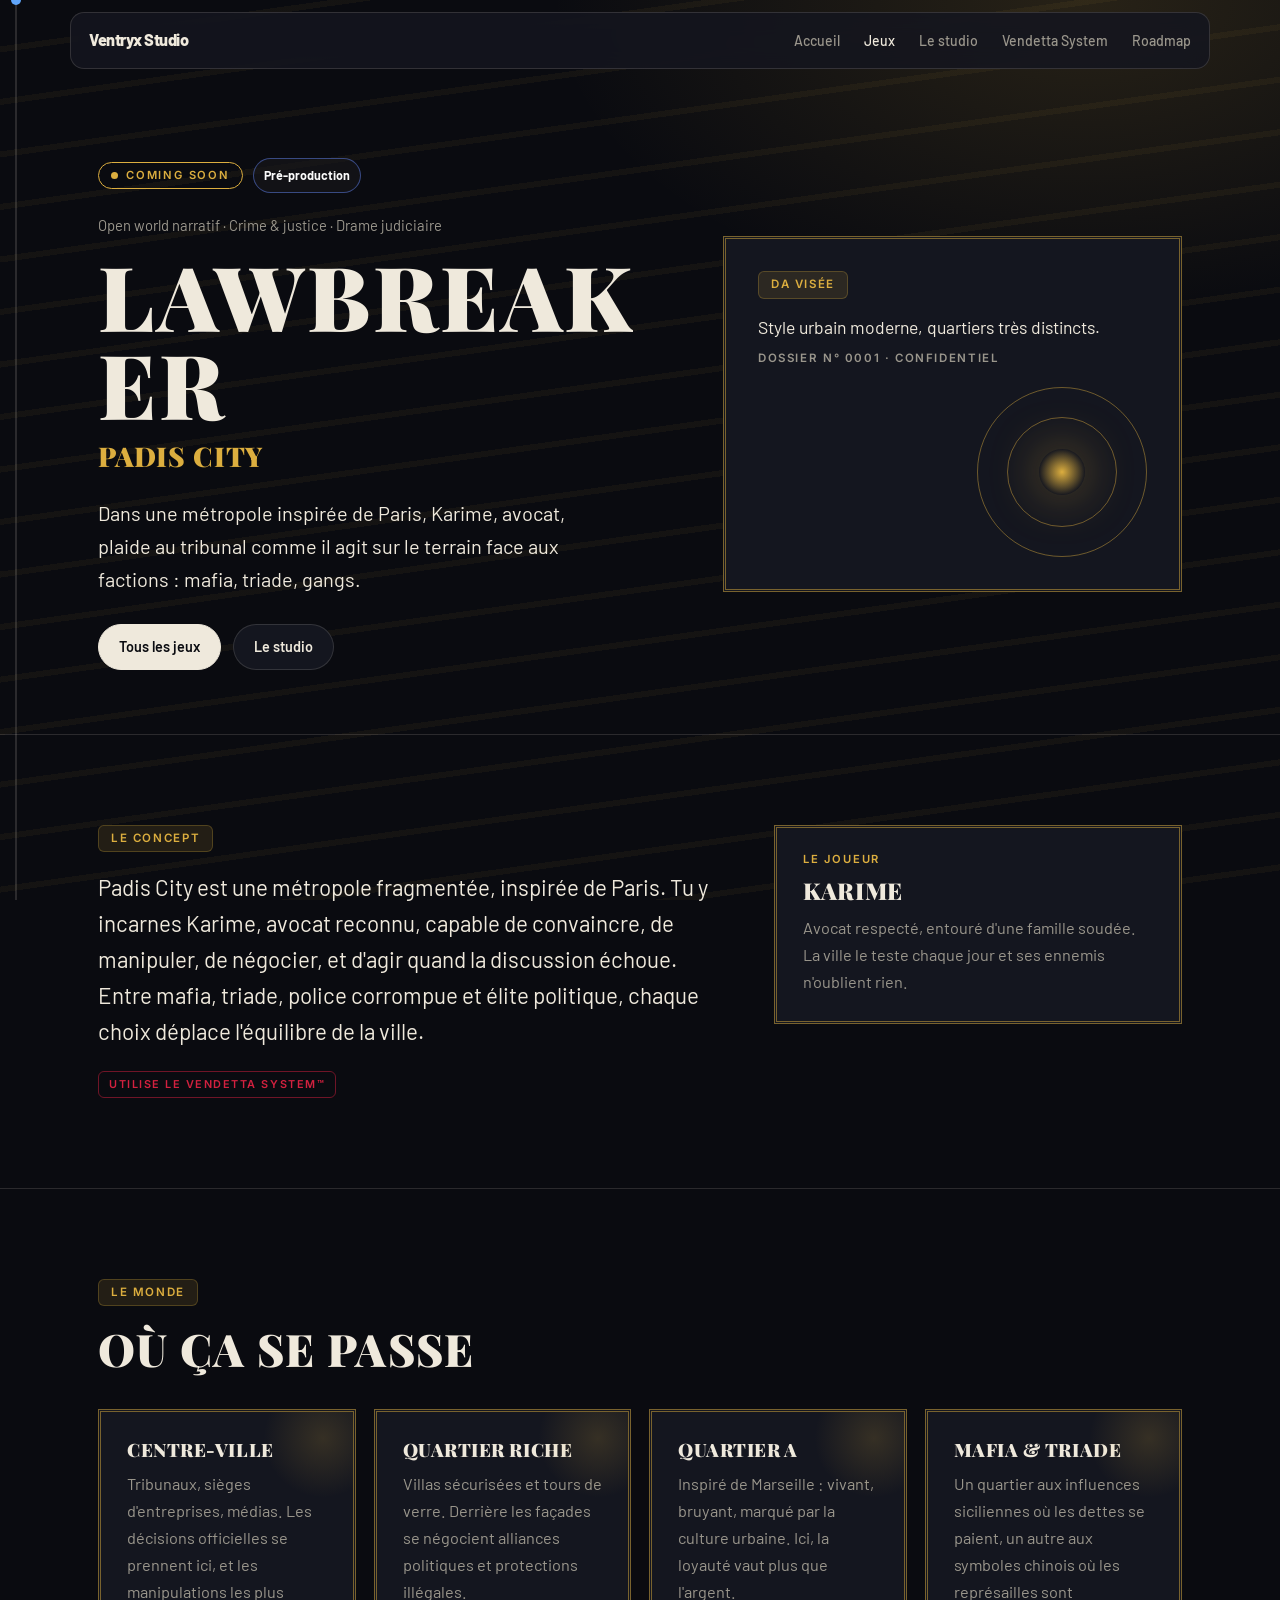
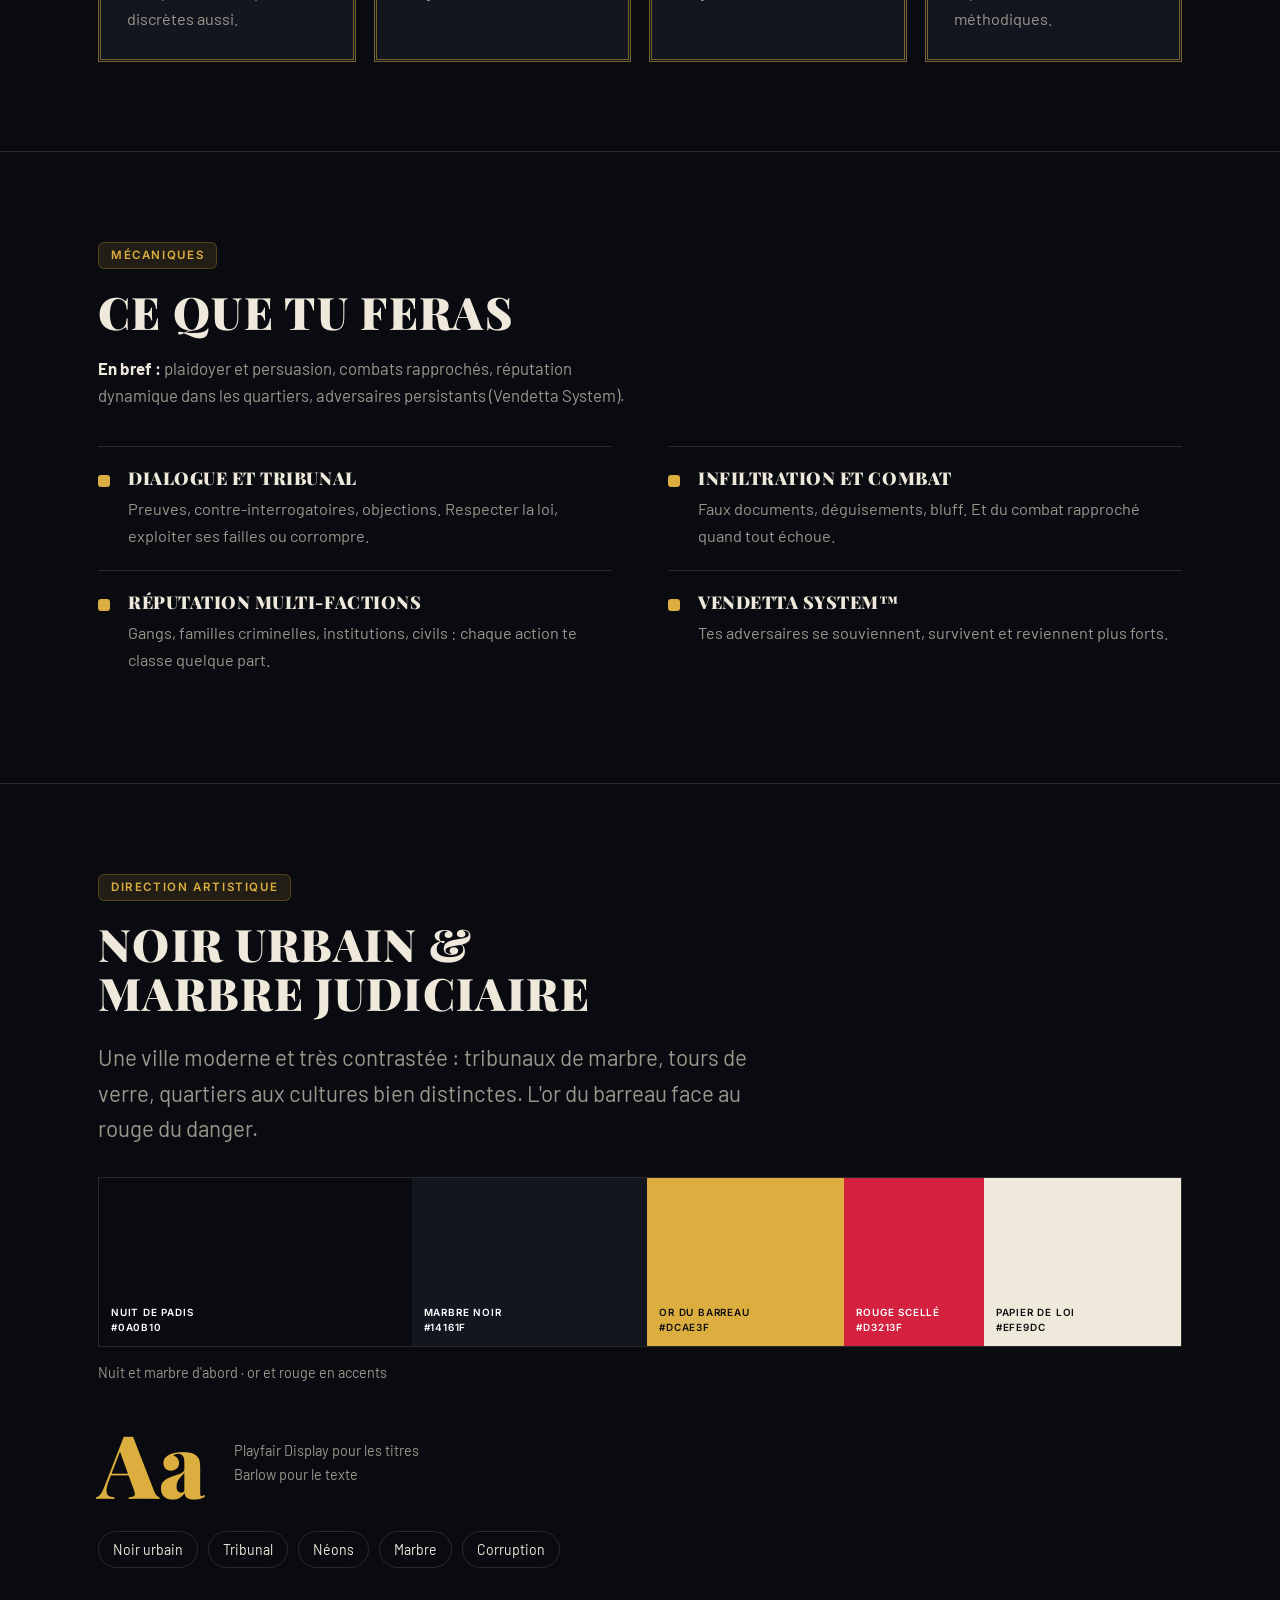
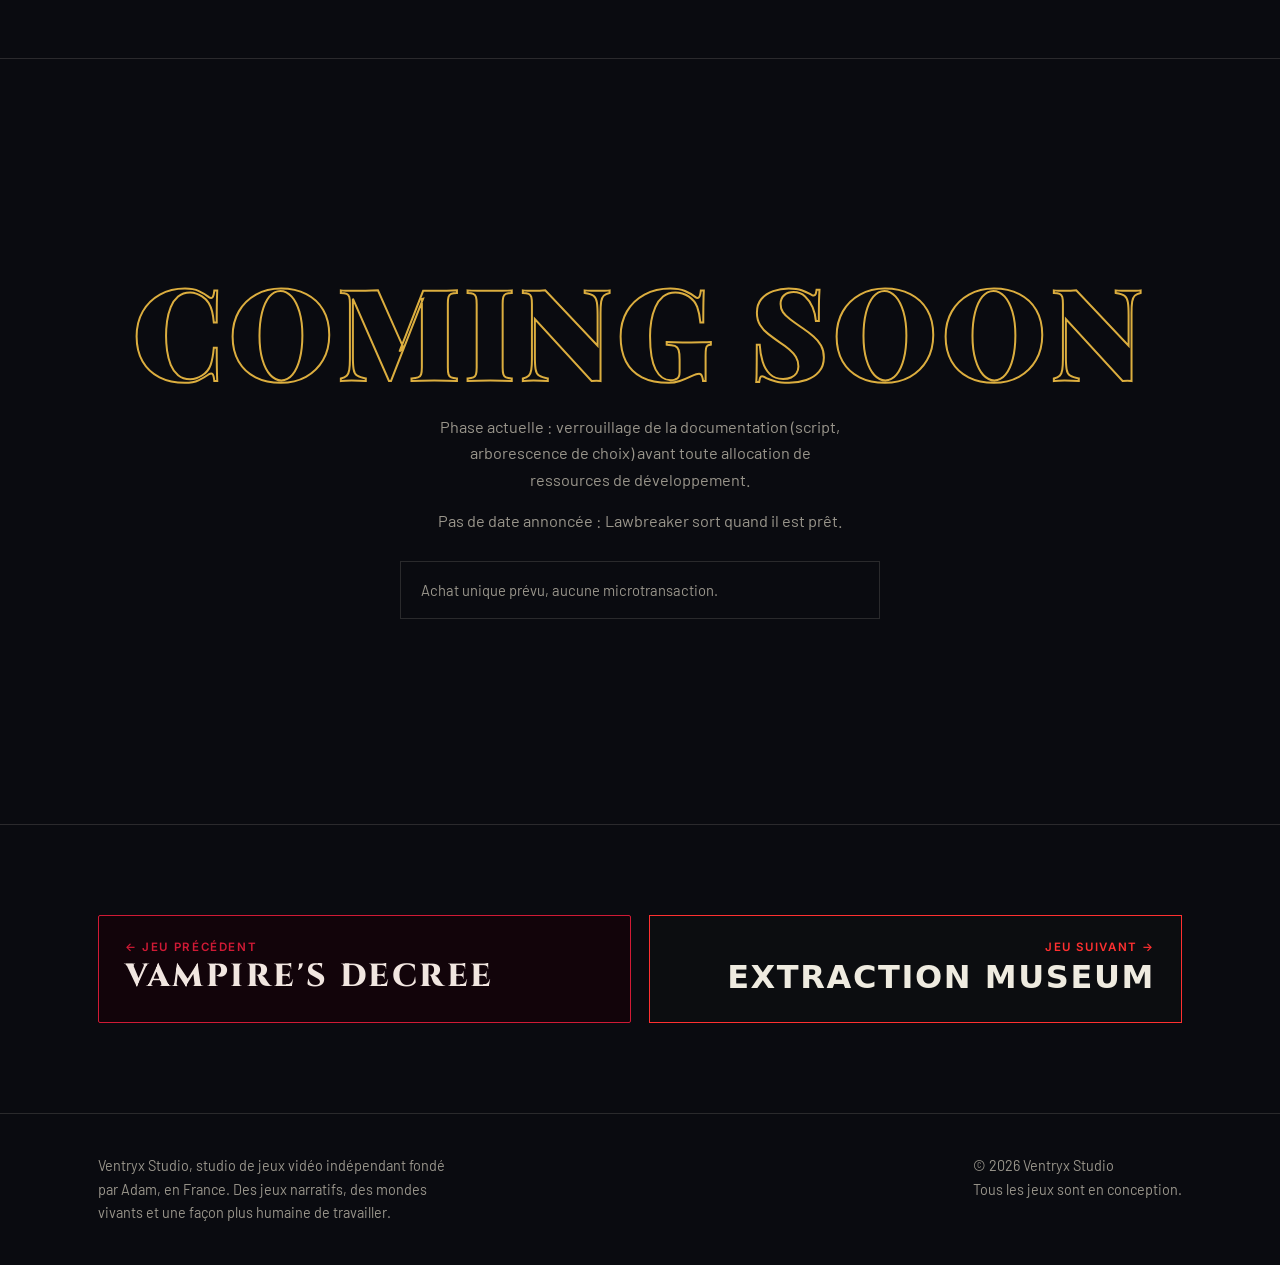
<file: lawbreaker.html>
<!doctype html>
<html lang="fr"><head><meta charset="utf-8"><meta name="viewport" content="width=device-width,initial-scale=1,viewport-fit=cover"><title>Lawbreaker · Ventryx Studio</title>
<meta name="description" content="Dans une métropole inspirée de Paris, Karime, avocat, plaide au tribunal comme il agit sur le terrain face aux factions : mafia, triade, gangs.">
<link rel="preconnect" href="https://fonts.googleapis.com"><link rel="preconnect" href="https://fonts.gstatic.com" crossorigin>
<link rel="stylesheet" href="https://fonts.googleapis.com/css2?family=Inter:wght@400;500;600;700;800&family=Playfair+Display:ital,wght@0,900;1,900&family=Barlow:wght@400;500;600&family=Cinzel:wght@600;800&family=EB+Garamond:wght@400;500&family=Marcellus&family=Amiri:wght@400;700&family=Rozha+One&family=Work+Sans:wght@400;500;600&family=Fraunces:ital,opsz,wght@0,9..144,600;1,9..144,600&family=Manrope:wght@400;500;700&family=Special+Elite&family=Source+Serif+4:wght@400;600&family=DotGothic16&family=Zen+Kaku+Gothic+New:wght@400;500;700&family=Syncopate:wght@700&family=Instrument+Sans:wght@400;500;600&display=swap">
<link rel="stylesheet" href="style.css">
</head><body class="t-lawbreaker"><div class="thread" aria-hidden="true"><i></i><b></b></div><div class="bubbles" aria-hidden="true"></div><div class="atmo" aria-hidden="true"></div><header class="top"><div class="wrap"><a class="brand" href="index.html">Ventryx Studio</a><nav class="nav" aria-label="Navigation"><a href="index.html">Accueil</a><a href="index.html#jeux" aria-current="page">Jeux</a><a href="studio.html">Le studio</a><a href="studio.html#vendetta">Vendetta System</a><a href="studio.html#roadmap">Roadmap</a></nav></div></header>
<main>
<section class="wrap hero">
 <div><div class="row"><span class="pill cs">Coming soon</span><span class="st search">Pré-production</span></div>
 <p class="genre">Open world narratif · Crime &amp; justice · Drame judiciaire</p>
 <h1 class="title">Lawbreaker</h1><p class="sub">Padis City</p>
 <p class="pitch">Dans une métropole inspirée de Paris, Karime, avocat, plaide au tribunal comme il agit sur le terrain face aux factions : mafia, triade, gangs.</p>
 <div class="btns"><a class="btn main" href="index.html#jeux">Tous les jeux</a><a class="btn" href="studio.html">Le studio</a></div></div>
 <aside class="panel"><span class="eyebrow lab">DA visée</span><q>Style urbain moderne, quartiers très distincts.</q><div class="coord mono" style="color:var(--mute);margin-top:12px">Dossier n° 0001 · Confidentiel</div><div class="fx" aria-hidden="true"><span class="r1"></span><span class="r2"></span><span class="core"></span></div></aside>
</section>
<section class="sec"><div class="wrap two">
 <div class="reveal"><span class="eyebrow label">Le concept</span><p class="lead">Padis City est une métropole fragmentée, inspirée de Paris. Tu y incarnes Karime, avocat reconnu, capable de convaincre, de manipuler, de négocier, et d&#x27;agir quand la discussion échoue. Entre mafia, triade, police corrompue et élite politique, chaque choix déplace l&#x27;équilibre de la ville.</p><span class="vtag">Utilise le Vendetta System™</span></div>
 <div class="box reveal"><h3>Le joueur</h3><strong>Karime</strong><p>Avocat respecté, entouré d&#x27;une famille soudée. La ville le teste chaque jour et ses ennemis n&#x27;oublient rien.</p></div>
</div></section>
<section class="sec"><div class="wrap"><span class="eyebrow label">Le monde</span><h2 class="h2">Où ça se passe</h2><div class="grid"><article class="card reveal"><h3>Centre-Ville</h3><p>Tribunaux, sièges d&#x27;entreprises, médias. Les décisions officielles se prennent ici, et les manipulations les plus discrètes aussi.</p></article><article class="card reveal"><h3>Quartier Riche</h3><p>Villas sécurisées et tours de verre. Derrière les façades se négocient alliances politiques et protections illégales.</p></article><article class="card reveal"><h3>Quartier A</h3><p>Inspiré de Marseille : vivant, bruyant, marqué par la culture urbaine. Ici, la loyauté vaut plus que l&#x27;argent.</p></article><article class="card reveal"><h3>Mafia &amp; Triade</h3><p>Un quartier aux influences siciliennes où les dettes se paient, un autre aux symboles chinois où les représailles sont méthodiques.</p></article></div></div></section>
<section class="sec"><div class="wrap"><span class="eyebrow label">Mécaniques</span><h2 class="h2">Ce que tu feras</h2><p class="mech"><strong>En bref :</strong> plaidoyer et persuasion, combats rapprochés, réputation dynamique dans les quartiers, adversaires persistants (Vendetta System).</p><ul class="pillars"><li class="reveal"><div><b>Dialogue et tribunal</b><span>Preuves, contre-interrogatoires, objections. Respecter la loi, exploiter ses failles ou corrompre.</span></div></li><li class="reveal"><div><b>Infiltration et combat</b><span>Faux documents, déguisements, bluff. Et du combat rapproché quand tout échoue.</span></div></li><li class="reveal"><div><b>Réputation multi-factions</b><span>Gangs, familles criminelles, institutions, civils : chaque action te classe quelque part.</span></div></li><li class="reveal"><div><b>Vendetta System™</b><span>Tes adversaires se souviennent, survivent et reviennent plus forts.</span></div></li></ul></div></section>
<section class="sec"><div class="wrap"><span class="eyebrow label">Direction artistique</span><h2 class="h2">Noir urbain &amp; marbre judiciaire</h2>
 <p class="lead reveal" style="margin-top:22px;color:var(--mute)">Une ville moderne et très contrastée : tribunaux de marbre, tours de verre, quartiers aux cultures bien distinctes. L&#x27;or du barreau face au rouge du danger.</p>
 <div class="sw" role="list" aria-label="Palette"><div style="--w:30;background:#0a0b10;color:#fff"><span>Nuit de Padis</span><span>#0a0b10</span></div><div style="--w:22;background:#14161f;color:#fff"><span>Marbre noir</span><span>#14161f</span></div><div style="--w:18;background:#dcae3f;color:#111"><span>Or du barreau</span><span>#dcae3f</span></div><div style="--w:12;background:#d3213f;color:#fff"><span>Rouge scellé</span><span>#d3213f</span></div><div style="--w:18;background:#efe9dc;color:#111"><span>Papier de loi</span><span>#efe9dc</span></div></div><p class="split">Nuit et marbre d&#x27;abord · or et rouge en accents</p>
 <div class="spec-type"><div class="aa">Aa</div><div class="fn">Playfair Display pour les titres<br>Barlow pour le texte</div></div><div class="chips"><span>Noir urbain</span><span>Tribunal</span><span>Néons</span><span>Marbre</span><span>Corruption</span></div></div></section>
<section class="sec"><div class="wrap soon"><p class="big">Coming soon</p><p>Phase actuelle : verrouillage de la documentation (script, arborescence de choix) avant toute allocation de ressources de développement.</p><p style="margin-top:14px">Pas de date annoncée : Lawbreaker sort quand il est prêt.</p><p class="note">Achat unique prévu, aucune microtransaction.</p></div></section>
<section class="sec"><div class="wrap adj"><a href="vampires-decree.html" style="--bg:#12040a;--bg2:#210a14;--fg:#f1e6e0;--mute:#a58a92;--a1:#d01a35;--a2:#dcd2c2;--line:color-mix(in srgb,#f1e6e0 14%,transparent);--f-display:'Cinzel',Georgia,serif;--f-body:'EB Garamond',Georgia,serif;--r:2px;--bd:1px solid color-mix(in srgb,var(--a1) 45%,transparent);--tt:uppercase;--ls:.08em;--fw:800;--fs:normal"><span class="mono">← Jeu précédent</span><strong>Vampire&#x27;s Decree</strong></a><a href="extraction-museum.html" style="--bg:#0c0d10;--bg2:#17191d;--fg:#efebe0;--mute:#8e8f8b;--a1:#ff3030;--a2:#c2a66a;--line:color-mix(in srgb,#efebe0 14%,transparent);--f-display:'Syncopate',system-ui,sans-serif;--f-body:'Instrument Sans',system-ui,sans-serif;--r:0;--bd:1px solid color-mix(in srgb,var(--a2) 55%,transparent);--tt:uppercase;--ls:.05em;--fw:700;--fs:normal"><span class="mono">Jeu suivant →</span><strong>Extraction Museum</strong></a></div></section>
</main><footer class="foot"><div class="wrap"><p>Ventryx Studio, studio de jeux vidéo indépendant fondé par Adam, en France. Des jeux narratifs, des mondes vivants et une façon plus humaine de travailler.</p><p>© 2026 Ventryx Studio<br>Tous les jeux sont en conception.</p></div></footer><script src="app.js"></script></body></html>
</file>
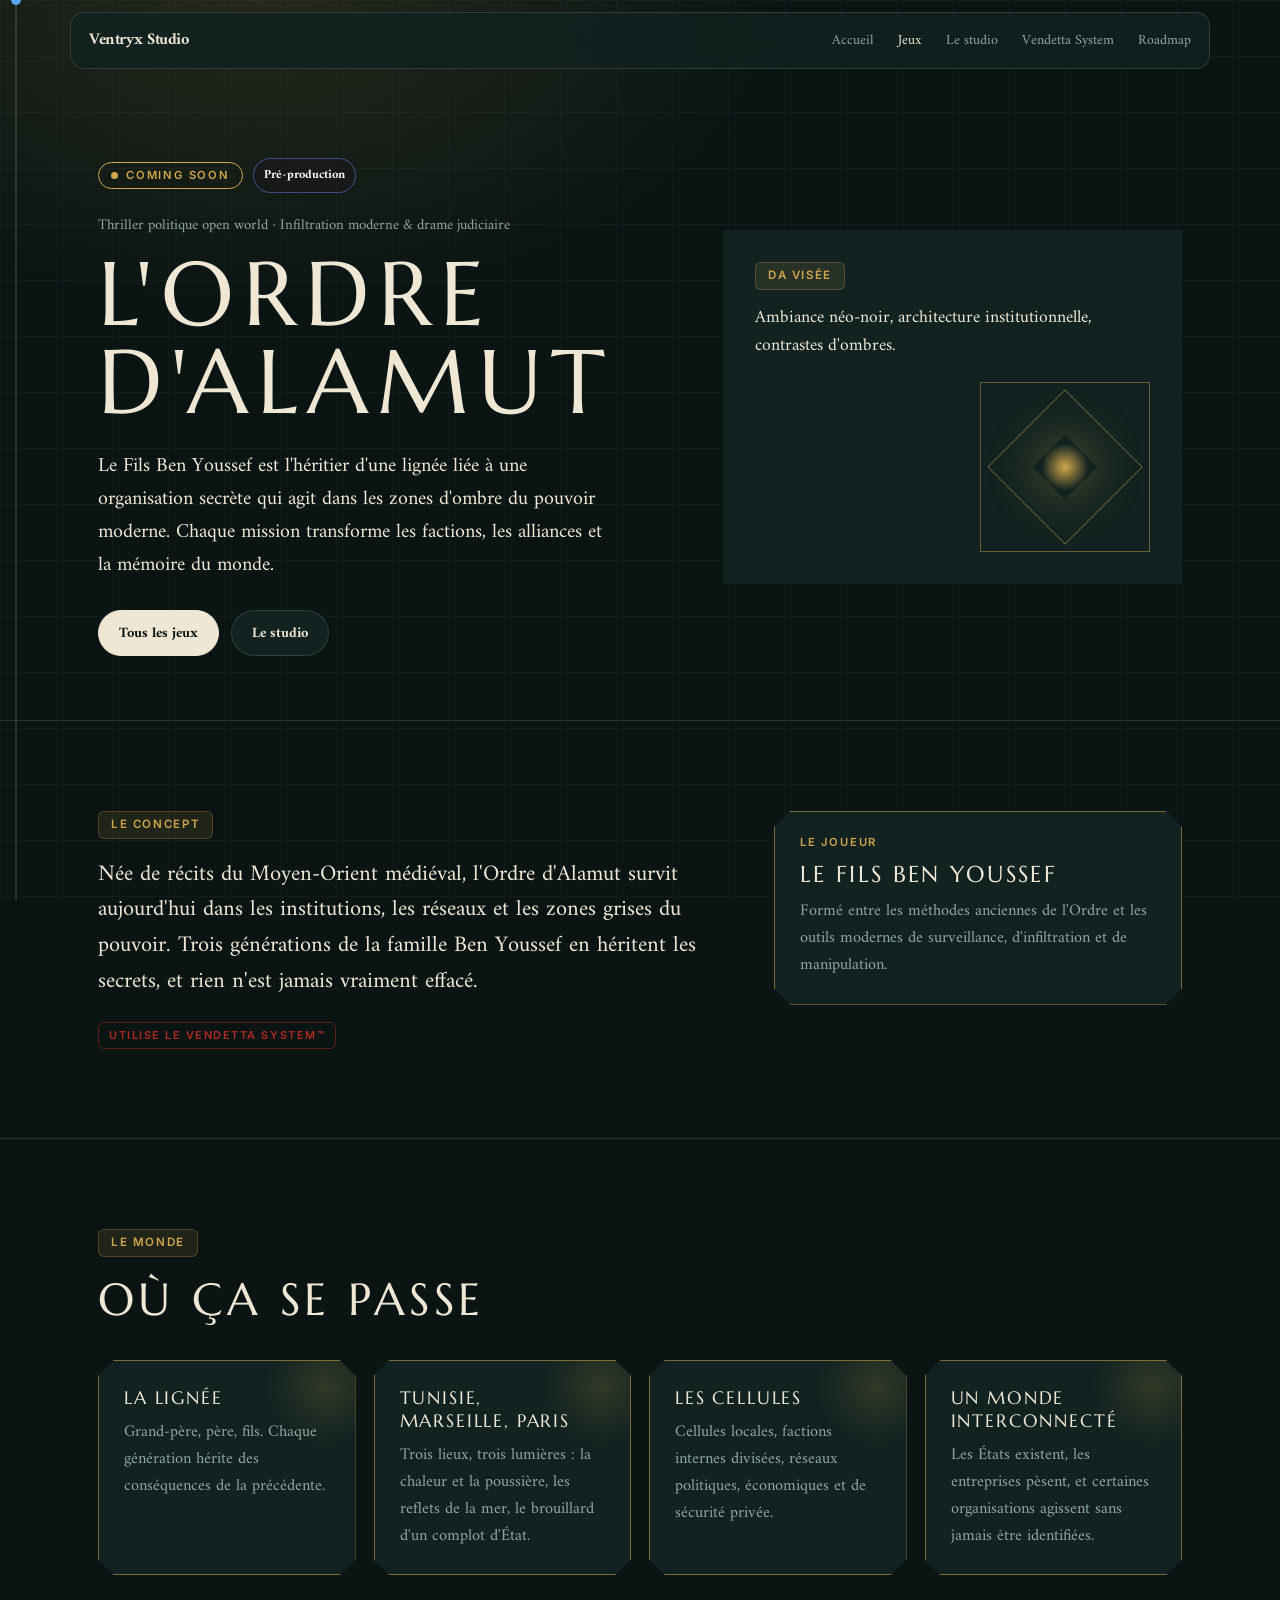
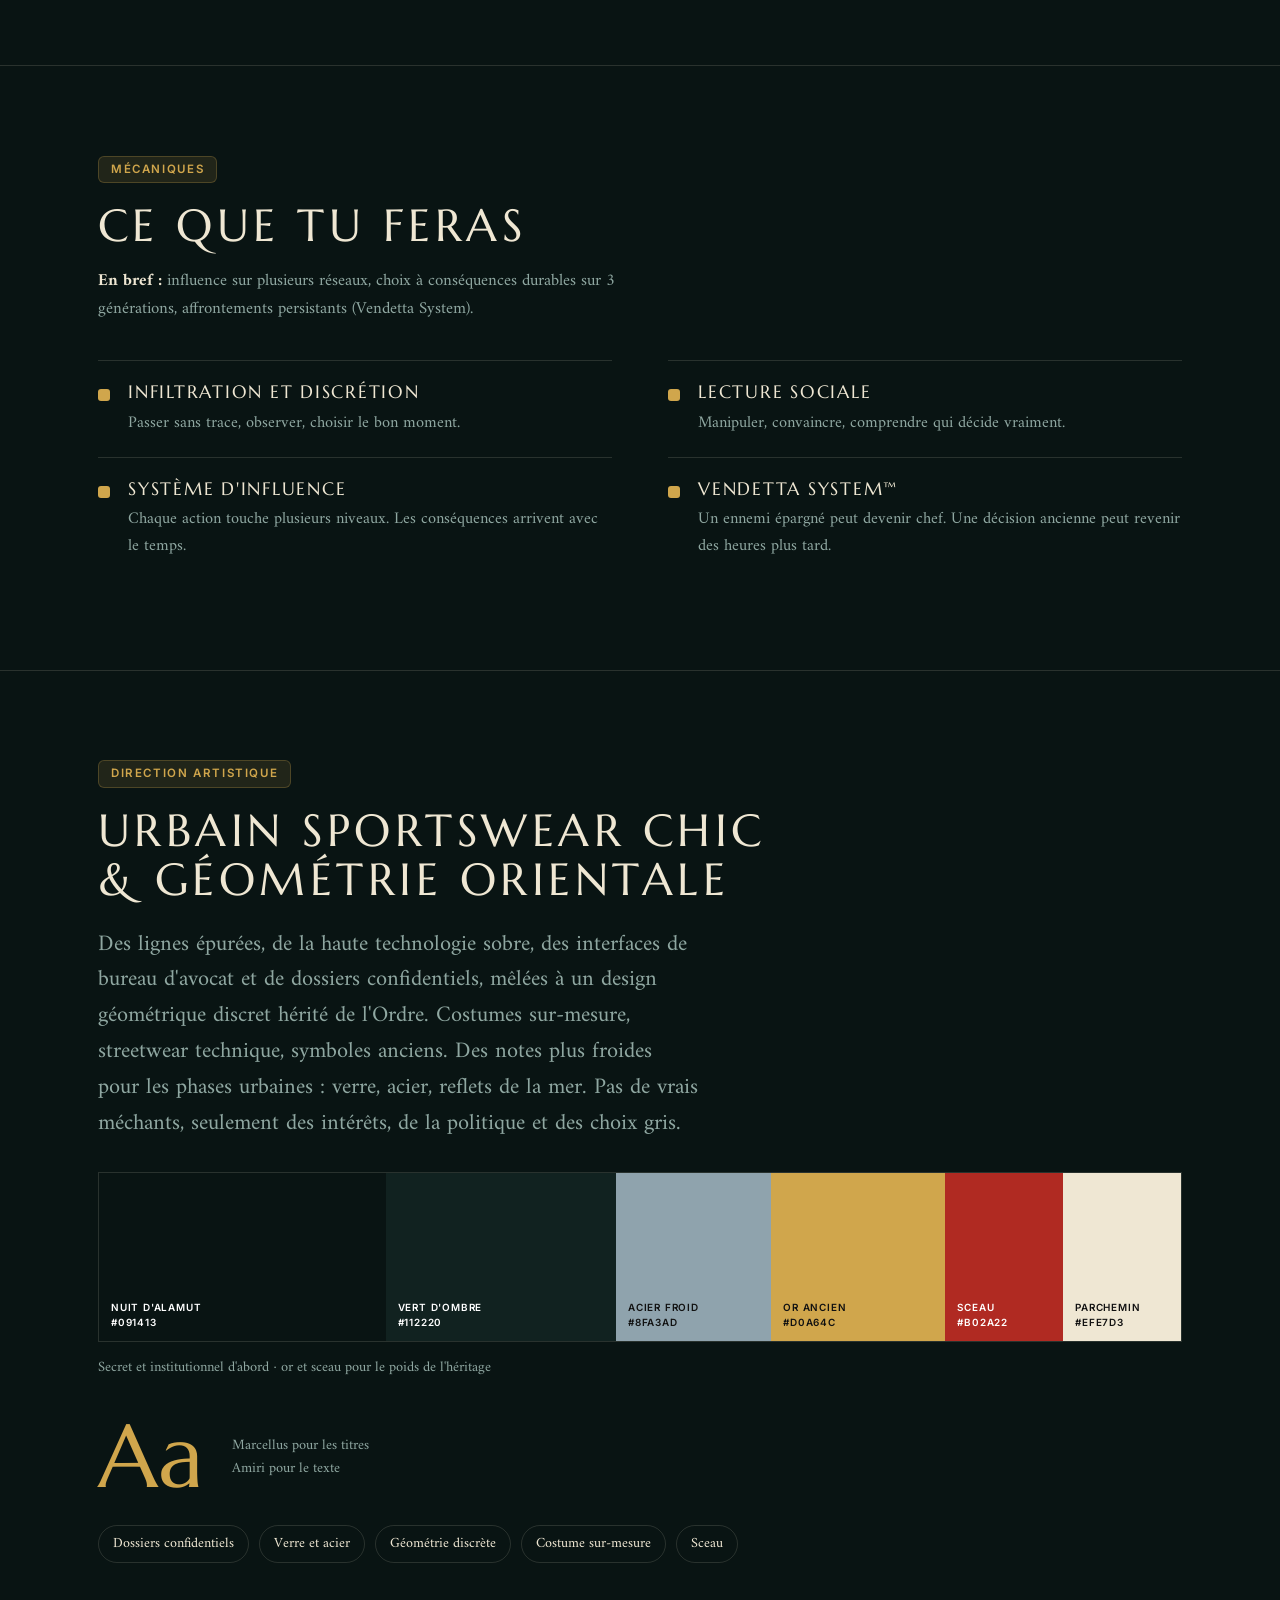
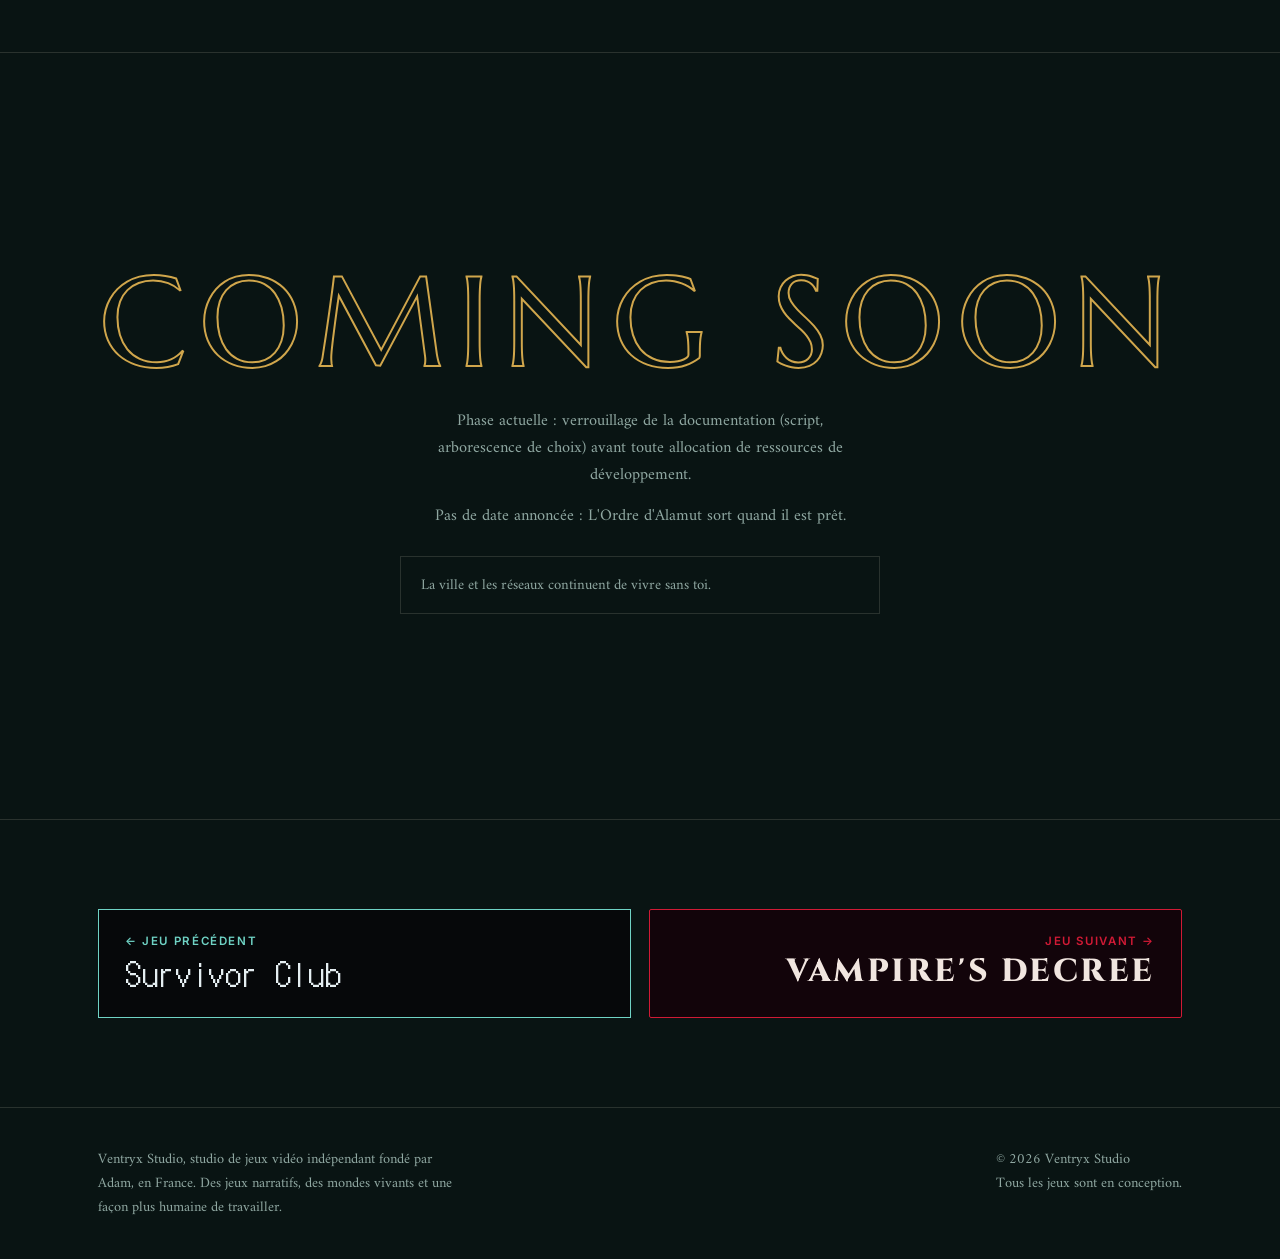
<file: ordre-d-alamut.html>
<!doctype html>
<html lang="fr"><head><meta charset="utf-8"><meta name="viewport" content="width=device-width,initial-scale=1,viewport-fit=cover"><title>L&#x27;Ordre d&#x27;Alamut · Ventryx Studio</title>
<meta name="description" content="Le Fils Ben Youssef est l&#x27;héritier d&#x27;une lignée liée à une organisation secrète qui agit dans les zones d&#x27;ombre du pouvoir moderne. Chaque mission transforme les factions, les alliances et la mémoire du monde.">
<link rel="preconnect" href="https://fonts.googleapis.com"><link rel="preconnect" href="https://fonts.gstatic.com" crossorigin>
<link rel="stylesheet" href="https://fonts.googleapis.com/css2?family=Inter:wght@400;500;600;700;800&family=Playfair+Display:ital,wght@0,900;1,900&family=Barlow:wght@400;500;600&family=Cinzel:wght@600;800&family=EB+Garamond:wght@400;500&family=Marcellus&family=Amiri:wght@400;700&family=Rozha+One&family=Work+Sans:wght@400;500;600&family=Fraunces:ital,opsz,wght@0,9..144,600;1,9..144,600&family=Manrope:wght@400;500;700&family=Special+Elite&family=Source+Serif+4:wght@400;600&family=DotGothic16&family=Zen+Kaku+Gothic+New:wght@400;500;700&family=Syncopate:wght@700&family=Instrument+Sans:wght@400;500;600&display=swap">
<link rel="stylesheet" href="style.css">
</head><body class="t-ordre-d-alamut"><div class="thread" aria-hidden="true"><i></i><b></b></div><div class="bubbles" aria-hidden="true"></div><div class="atmo" aria-hidden="true"></div><header class="top"><div class="wrap"><a class="brand" href="index.html">Ventryx Studio</a><nav class="nav" aria-label="Navigation"><a href="index.html">Accueil</a><a href="index.html#jeux" aria-current="page">Jeux</a><a href="studio.html">Le studio</a><a href="studio.html#vendetta">Vendetta System</a><a href="studio.html#roadmap">Roadmap</a></nav></div></header>
<main>
<section class="wrap hero">
 <div><div class="row"><span class="pill cs">Coming soon</span><span class="st search">Pré-production</span></div>
 <p class="genre">Thriller politique open world · Infiltration moderne &amp; drame judiciaire</p>
 <h1 class="title">L&#x27;Ordre d&#x27;Alamut</h1>
 <p class="pitch">Le Fils Ben Youssef est l&#x27;héritier d&#x27;une lignée liée à une organisation secrète qui agit dans les zones d&#x27;ombre du pouvoir moderne. Chaque mission transforme les factions, les alliances et la mémoire du monde.</p>
 <div class="btns"><a class="btn main" href="index.html#jeux">Tous les jeux</a><a class="btn" href="studio.html">Le studio</a></div></div>
 <aside class="panel"><span class="eyebrow lab">DA visée</span><q>Ambiance néo-noir, architecture institutionnelle, contrastes d&#x27;ombres.</q><div class="fx" aria-hidden="true"><span class="r1"></span><span class="r2"></span><span class="core"></span></div></aside>
</section>
<section class="sec"><div class="wrap two">
 <div class="reveal"><span class="eyebrow label">Le concept</span><p class="lead">Née de récits du Moyen-Orient médiéval, l&#x27;Ordre d&#x27;Alamut survit aujourd&#x27;hui dans les institutions, les réseaux et les zones grises du pouvoir. Trois générations de la famille Ben Youssef en héritent les secrets, et rien n&#x27;est jamais vraiment effacé.</p><span class="vtag">Utilise le Vendetta System™</span></div>
 <div class="box reveal"><h3>Le joueur</h3><strong>Le fils Ben Youssef</strong><p>Formé entre les méthodes anciennes de l&#x27;Ordre et les outils modernes de surveillance, d&#x27;infiltration et de manipulation.</p></div>
</div></section>
<section class="sec"><div class="wrap"><span class="eyebrow label">Le monde</span><h2 class="h2">Où ça se passe</h2><div class="grid"><article class="card reveal"><h3>La lignée</h3><p>Grand-père, père, fils. Chaque génération hérite des conséquences de la précédente.</p></article><article class="card reveal"><h3>Tunisie, Marseille, Paris</h3><p>Trois lieux, trois lumières : la chaleur et la poussière, les reflets de la mer, le brouillard d&#x27;un complot d&#x27;État.</p></article><article class="card reveal"><h3>Les cellules</h3><p>Cellules locales, factions internes divisées, réseaux politiques, économiques et de sécurité privée.</p></article><article class="card reveal"><h3>Un monde interconnecté</h3><p>Les États existent, les entreprises pèsent, et certaines organisations agissent sans jamais être identifiées.</p></article></div></div></section>
<section class="sec"><div class="wrap"><span class="eyebrow label">Mécaniques</span><h2 class="h2">Ce que tu feras</h2><p class="mech"><strong>En bref :</strong> influence sur plusieurs réseaux, choix à conséquences durables sur 3 générations, affrontements persistants (Vendetta System).</p><ul class="pillars"><li class="reveal"><div><b>Infiltration et discrétion</b><span>Passer sans trace, observer, choisir le bon moment.</span></div></li><li class="reveal"><div><b>Lecture sociale</b><span>Manipuler, convaincre, comprendre qui décide vraiment.</span></div></li><li class="reveal"><div><b>Système d&#x27;influence</b><span>Chaque action touche plusieurs niveaux. Les conséquences arrivent avec le temps.</span></div></li><li class="reveal"><div><b>Vendetta System™</b><span>Un ennemi épargné peut devenir chef. Une décision ancienne peut revenir des heures plus tard.</span></div></li></ul></div></section>
<section class="sec"><div class="wrap"><span class="eyebrow label">Direction artistique</span><h2 class="h2">Urbain sportswear chic &amp; géométrie orientale</h2>
 <p class="lead reveal" style="margin-top:22px;color:var(--mute)">Des lignes épurées, de la haute technologie sobre, des interfaces de bureau d&#x27;avocat et de dossiers confidentiels, mêlées à un design géométrique discret hérité de l&#x27;Ordre. Costumes sur-mesure, streetwear technique, symboles anciens. Des notes plus froides pour les phases urbaines : verre, acier, reflets de la mer. Pas de vrais méchants, seulement des intérêts, de la politique et des choix gris.</p>
 <div class="sw" role="list" aria-label="Palette"><div style="--w:28;background:#091413;color:#fff"><span>Nuit d&#x27;Alamut</span><span>#091413</span></div><div style="--w:22;background:#112220;color:#fff"><span>Vert d&#x27;ombre</span><span>#112220</span></div><div style="--w:14;background:#8fa3ad;color:#111"><span>Acier froid</span><span>#8fa3ad</span></div><div style="--w:16;background:#d0a64c;color:#111"><span>Or ancien</span><span>#d0a64c</span></div><div style="--w:10;background:#b02a22;color:#fff"><span>Sceau</span><span>#b02a22</span></div><div style="--w:10;background:#efe7d3;color:#111"><span>Parchemin</span><span>#efe7d3</span></div></div><p class="split">Secret et institutionnel d&#x27;abord · or et sceau pour le poids de l&#x27;héritage</p>
 <div class="spec-type"><div class="aa">Aa</div><div class="fn">Marcellus pour les titres<br>Amiri pour le texte</div></div><div class="chips"><span>Dossiers confidentiels</span><span>Verre et acier</span><span>Géométrie discrète</span><span>Costume sur-mesure</span><span>Sceau</span></div></div></section>
<section class="sec"><div class="wrap soon"><p class="big">Coming soon</p><p>Phase actuelle : verrouillage de la documentation (script, arborescence de choix) avant toute allocation de ressources de développement.</p><p style="margin-top:14px">Pas de date annoncée : L&#x27;Ordre d&#x27;Alamut sort quand il est prêt.</p><p class="note">La ville et les réseaux continuent de vivre sans toi.</p></div></section>
<section class="sec"><div class="wrap adj"><a href="survivor-club.html" style="--bg:#06080a;--bg2:#11171a;--fg:#e4eef1;--mute:#7f929b;--a1:#6fd3c5;--a2:#ff3f6b;--line:color-mix(in srgb,#e4eef1 14%,transparent);--f-display:'DotGothic16',system-ui,sans-serif;--f-body:'Zen Kaku Gothic New',system-ui,sans-serif;--r:0;--bd:1px solid color-mix(in srgb,var(--a1) 35%,transparent);--tt:none;--ls:.02em;--fw:400;--fs:normal"><span class="mono">← Jeu précédent</span><strong>Survivor Club</strong></a><a href="vampires-decree.html" style="--bg:#12040a;--bg2:#210a14;--fg:#f1e6e0;--mute:#a58a92;--a1:#d01a35;--a2:#dcd2c2;--line:color-mix(in srgb,#f1e6e0 14%,transparent);--f-display:'Cinzel',Georgia,serif;--f-body:'EB Garamond',Georgia,serif;--r:2px;--bd:1px solid color-mix(in srgb,var(--a1) 45%,transparent);--tt:uppercase;--ls:.08em;--fw:800;--fs:normal"><span class="mono">Jeu suivant →</span><strong>Vampire&#x27;s Decree</strong></a></div></section>
</main><footer class="foot"><div class="wrap"><p>Ventryx Studio, studio de jeux vidéo indépendant fondé par Adam, en France. Des jeux narratifs, des mondes vivants et une façon plus humaine de travailler.</p><p>© 2026 Ventryx Studio<br>Tous les jeux sont en conception.</p></div></footer><script src="app.js"></script></body></html>
</file>
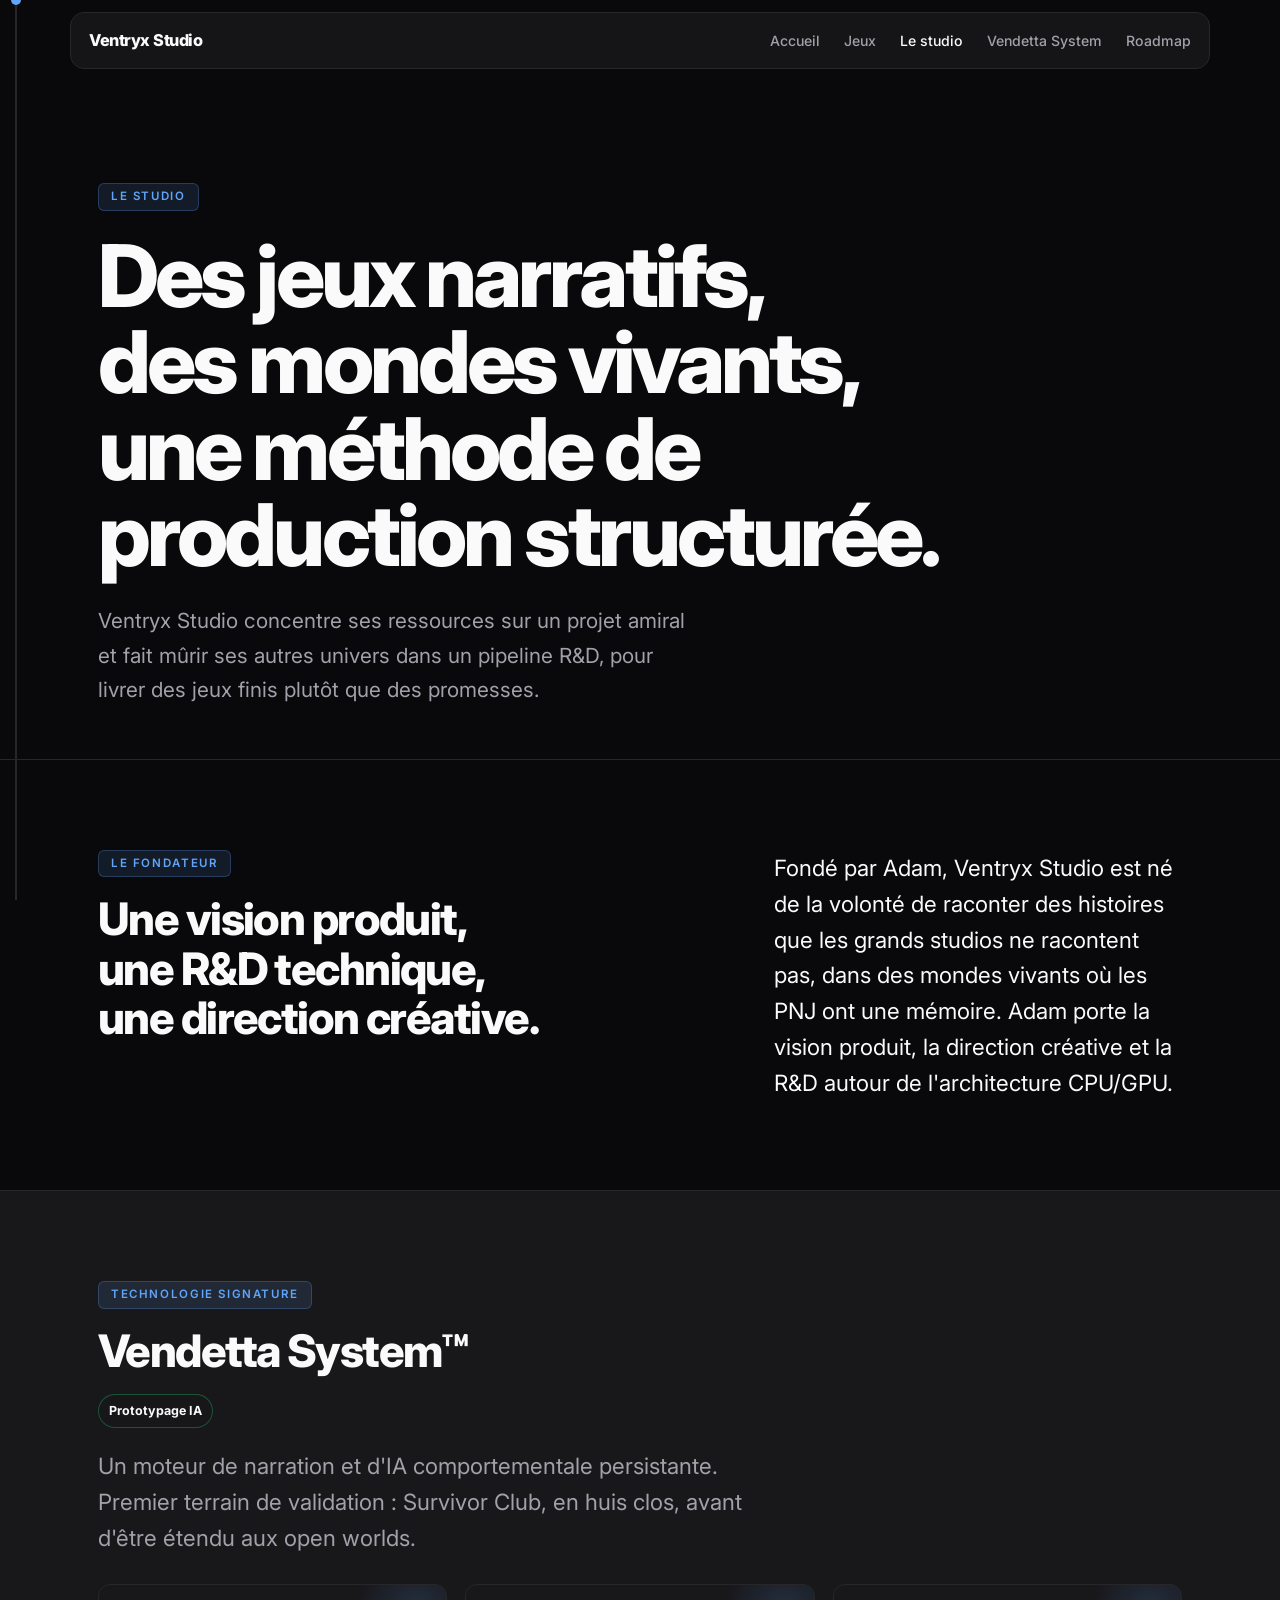
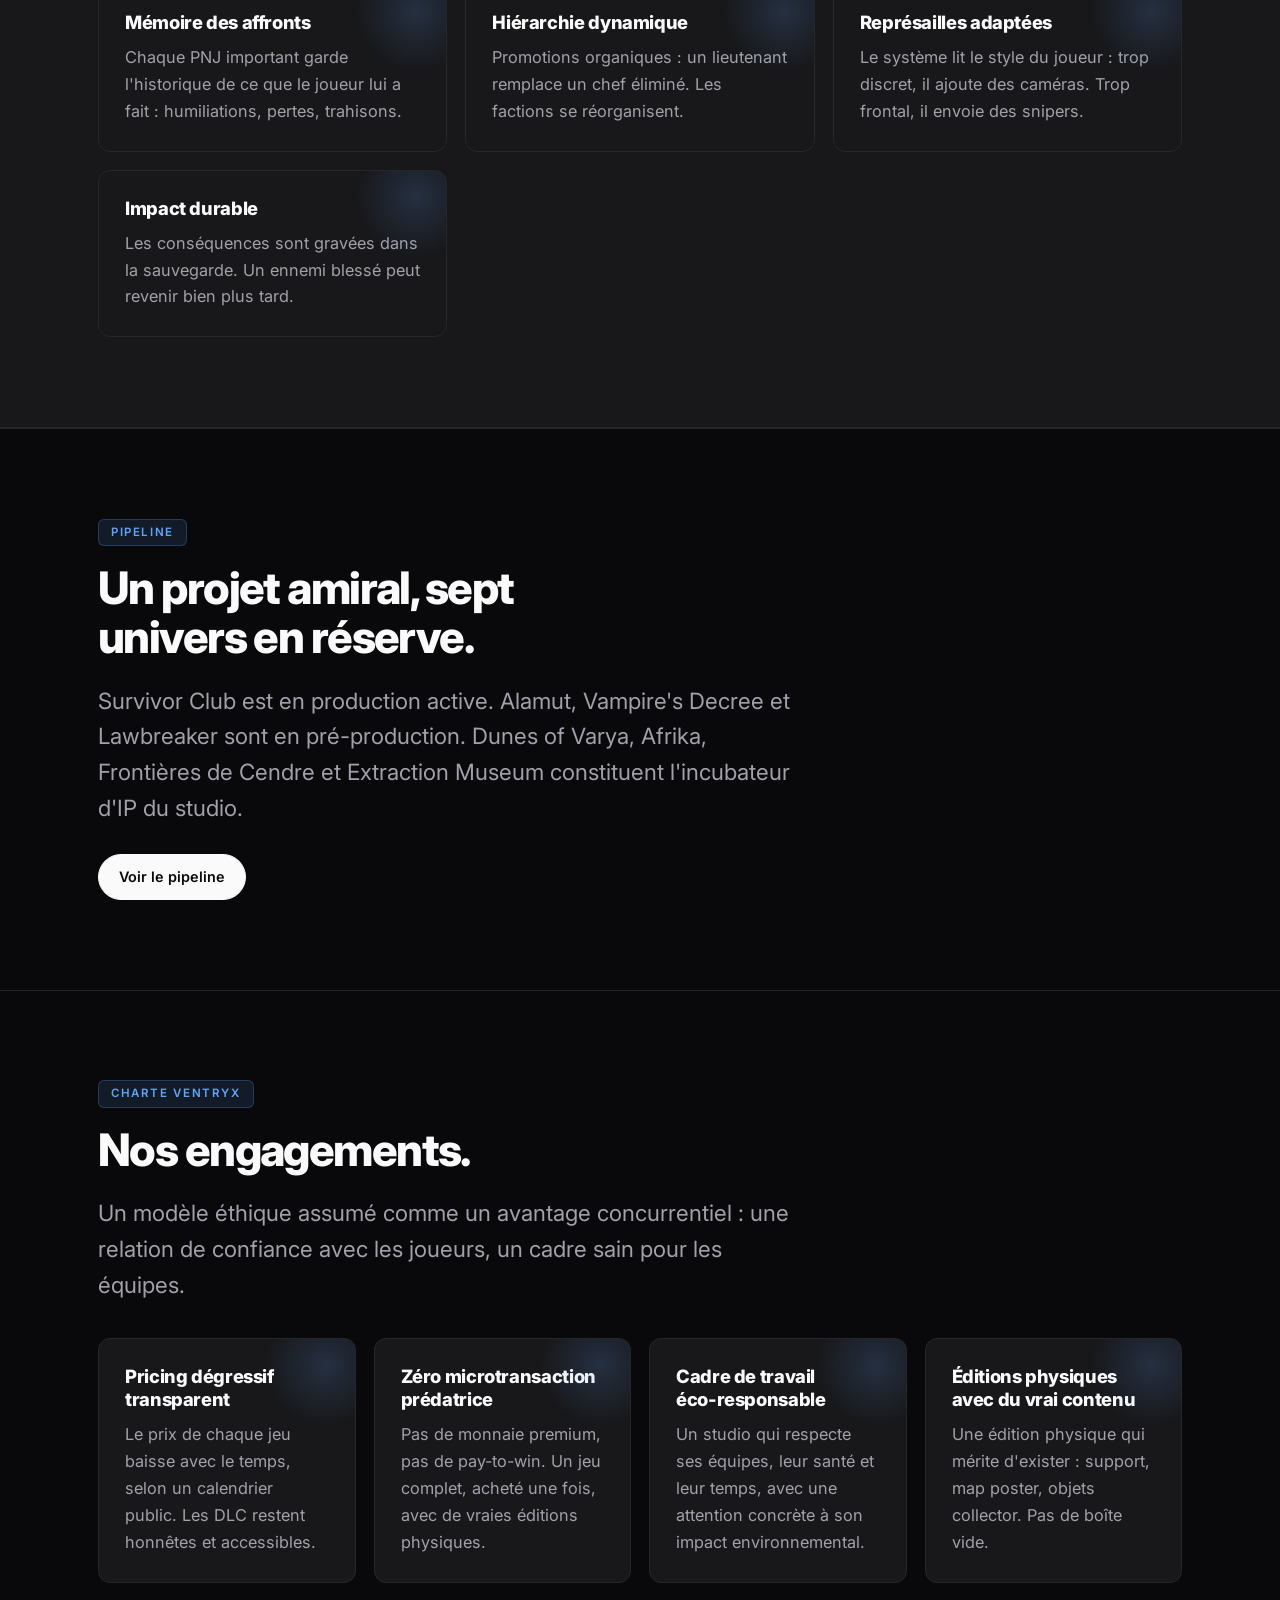
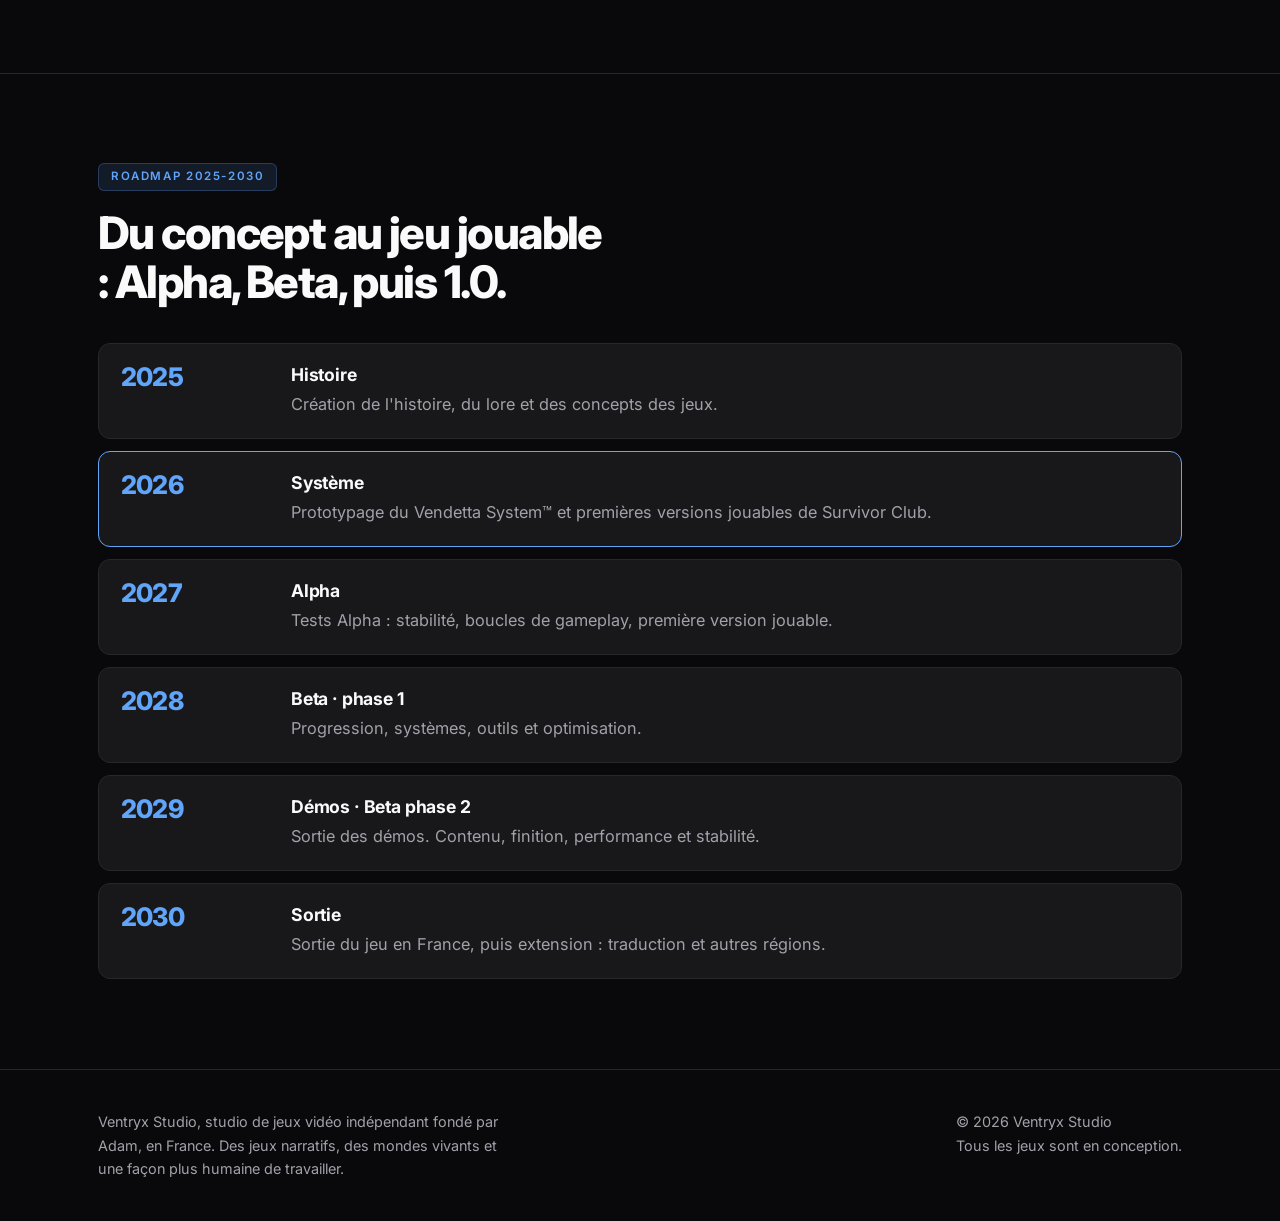
<file: studio.html>
<!doctype html>
<html lang="fr"><head><meta charset="utf-8"><meta name="viewport" content="width=device-width,initial-scale=1,viewport-fit=cover"><title>Le studio · Ventryx Studio</title>
<meta name="description" content="Fondateur, Vendetta System, pipeline, charte et roadmap 2025-2030 de Ventryx Studio.">
<link rel="preconnect" href="https://fonts.googleapis.com"><link rel="preconnect" href="https://fonts.gstatic.com" crossorigin>
<link rel="stylesheet" href="https://fonts.googleapis.com/css2?family=Inter:wght@400;500;600;700;800&family=Playfair+Display:ital,wght@0,900;1,900&family=Barlow:wght@400;500;600&family=Cinzel:wght@600;800&family=EB+Garamond:wght@400;500&family=Marcellus&family=Amiri:wght@400;700&family=Rozha+One&family=Work+Sans:wght@400;500;600&family=Fraunces:ital,opsz,wght@0,9..144,600;1,9..144,600&family=Manrope:wght@400;500;700&family=Special+Elite&family=Source+Serif+4:wght@400;600&family=DotGothic16&family=Zen+Kaku+Gothic+New:wght@400;500;700&family=Syncopate:wght@700&family=Instrument+Sans:wght@400;500;600&display=swap">
<link rel="stylesheet" href="style.css">
</head><body class=""><div class="thread" aria-hidden="true"><i></i><b></b></div><div class="bubbles" aria-hidden="true"></div><div class="atmo" aria-hidden="true"></div><header class="top"><div class="wrap"><a class="brand" href="index.html">Ventryx Studio</a><nav class="nav" aria-label="Navigation"><a href="index.html">Accueil</a><a href="index.html#jeux">Jeux</a><a href="studio.html" aria-current="page">Le studio</a><a href="studio.html#vendetta">Vendetta System</a><a href="studio.html#roadmap">Roadmap</a></nav></div></header>
<main>
<section class="wrap studio-hero"><span class="eyebrow">Le studio</span><h1>Des jeux narratifs, des mondes vivants, une méthode de production structurée.</h1>
<p class="t">Ventryx Studio concentre ses ressources sur un projet amiral et fait mûrir ses autres univers dans un pipeline R&amp;D, pour livrer des jeux finis plutôt que des promesses.</p></section>
<section class="sec"><div class="wrap two"><div class="reveal"><span class="eyebrow label">Le fondateur</span><h2 class="h2 s">Une vision produit, une R&amp;D technique, une direction créative.</h2></div>
<div class="reveal"><p class="lead">Fondé par Adam, Ventryx Studio est né de la volonté de raconter des histoires que les grands studios ne racontent pas, dans des mondes vivants où les PNJ ont une mémoire. Adam porte la vision produit, la direction créative et la R&amp;D autour de l'architecture CPU/GPU.</p></div></div></section>
<section class="sec band" id="vendetta"><div class="wrap"><span class="eyebrow label">Technologie signature</span><h2 class="h2 s">Vendetta System™</h2>
<p style="margin:18px 0 0"><span class="st code">Prototypage IA</span></p>
<p class="lead" style="margin-top:20px;color:var(--mute)">Un moteur de narration et d'IA comportementale persistante. Premier terrain de validation : Survivor Club, en huis clos, avant d'être étendu aux open worlds.</p>
<div class="vgrid"><article class="card reveal"><h3>Mémoire des affronts</h3><p>Chaque PNJ important garde l'historique de ce que le joueur lui a fait : humiliations, pertes, trahisons.</p></article><article class="card reveal"><h3>Hiérarchie dynamique</h3><p>Promotions organiques : un lieutenant remplace un chef éliminé. Les factions se réorganisent.</p></article><article class="card reveal"><h3>Représailles adaptées</h3><p>Le système lit le style du joueur : trop discret, il ajoute des caméras. Trop frontal, il envoie des snipers.</p></article><article class="card reveal"><h3>Impact durable</h3><p>Les conséquences sont gravées dans la sauvegarde. Un ennemi blessé peut revenir bien plus tard.</p></article></div></div></section>
<section class="sec"><div class="wrap"><span class="eyebrow label">Pipeline</span><h2 class="h2 s">Un projet amiral, sept univers en réserve.</h2>
<p class="lead" style="margin-top:20px;color:var(--mute)">Survivor Club est en production active. Alamut, Vampire's Decree et Lawbreaker sont en pré-production. Dunes of Varya, Afrika, Frontières de Cendre et Extraction Museum constituent l'incubateur d'IP du studio.</p>
<div class="btns"><a class="btn main" href="index.html#jeux">Voir le pipeline</a></div></div></section>
<section class="sec"><div class="wrap"><span class="eyebrow label">Charte Ventryx</span><h2 class="h2 s">Nos engagements.</h2>
<p class="lead" style="margin-top:20px;color:var(--mute)">Un modèle éthique assumé comme un avantage concurrentiel : une relation de confiance avec les joueurs, un cadre sain pour les équipes.</p>
<div class="grid"><article class="card reveal"><h3>Pricing dégressif transparent</h3><p>Le prix de chaque jeu baisse avec le temps, selon un calendrier public. Les DLC restent honnêtes et accessibles.</p></article><article class="card reveal"><h3>Zéro microtransaction prédatrice</h3><p>Pas de monnaie premium, pas de pay-to-win. Un jeu complet, acheté une fois, avec de vraies éditions physiques.</p></article><article class="card reveal"><h3>Cadre de travail éco-responsable</h3><p>Un studio qui respecte ses équipes, leur santé et leur temps, avec une attention concrète à son impact environnemental.</p></article><article class="card reveal"><h3>Éditions physiques avec du vrai contenu</h3><p>Une édition physique qui mérite d'exister : support, map poster, objets collector. Pas de boîte vide.</p></article></div></div></section>
<section class="sec" id="roadmap"><div class="wrap"><span class="eyebrow label">Roadmap 2025-2030</span><h2 class="h2 s">Du concept au jeu jouable : Alpha, Beta, puis 1.0.</h2><ol class="tl"><li class="reveal"><span class="y">2025</span><div><h3>Histoire</h3><p>Création de l'histoire, du lore et des concepts des jeux.</p></div></li><li class="reveal now"><span class="y">2026</span><div><h3>Système</h3><p>Prototypage du Vendetta System™ et premières versions jouables de Survivor Club.</p></div></li><li class="reveal"><span class="y">2027</span><div><h3>Alpha</h3><p>Tests Alpha : stabilité, boucles de gameplay, première version jouable.</p></div></li><li class="reveal"><span class="y">2028</span><div><h3>Beta · phase 1</h3><p>Progression, systèmes, outils et optimisation.</p></div></li><li class="reveal"><span class="y">2029</span><div><h3>Démos · Beta phase 2</h3><p>Sortie des démos. Contenu, finition, performance et stabilité.</p></div></li><li class="reveal"><span class="y">2030</span><div><h3>Sortie</h3><p>Sortie du jeu en France, puis extension : traduction et autres régions.</p></div></li></ol></div></section>
</main><footer class="foot"><div class="wrap"><p>Ventryx Studio, studio de jeux vidéo indépendant fondé par Adam, en France. Des jeux narratifs, des mondes vivants et une façon plus humaine de travailler.</p><p>© 2026 Ventryx Studio<br>Tous les jeux sont en conception.</p></div></footer><script src="app.js"></script></body></html>
</file>
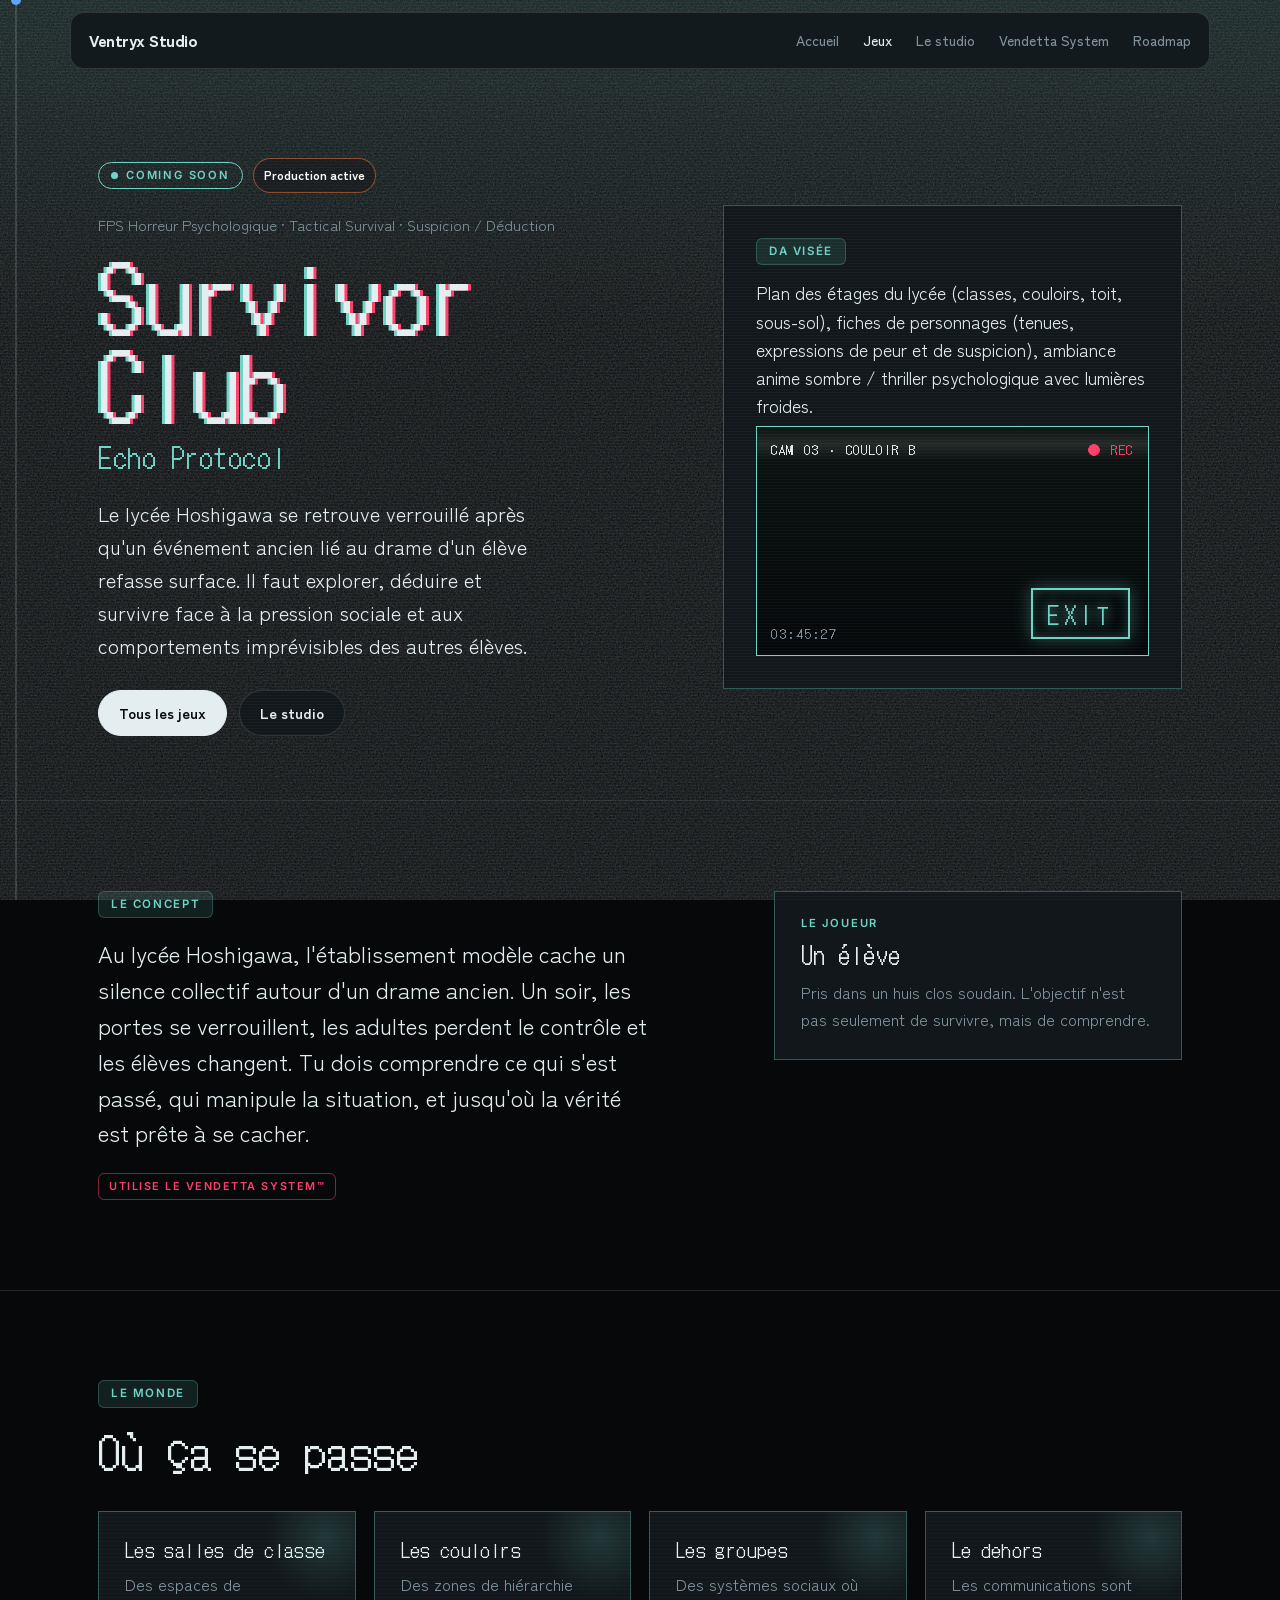
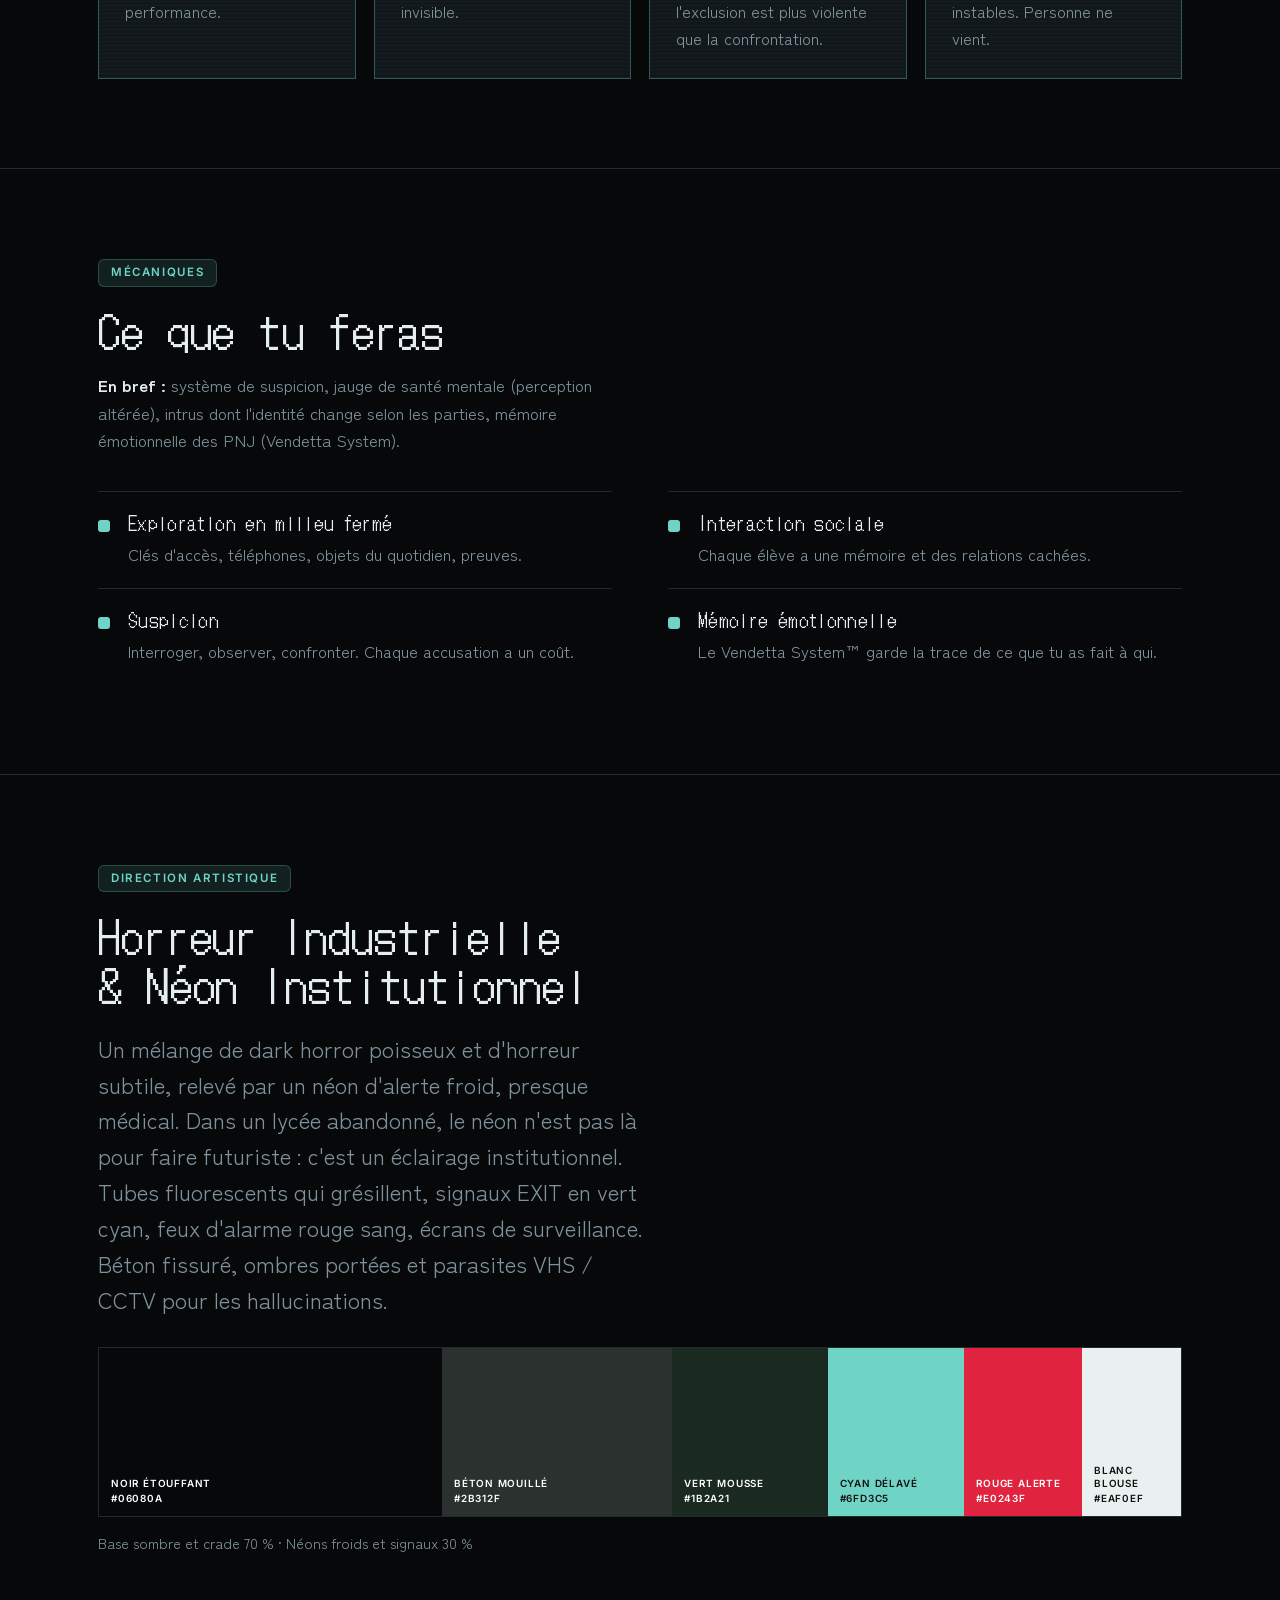
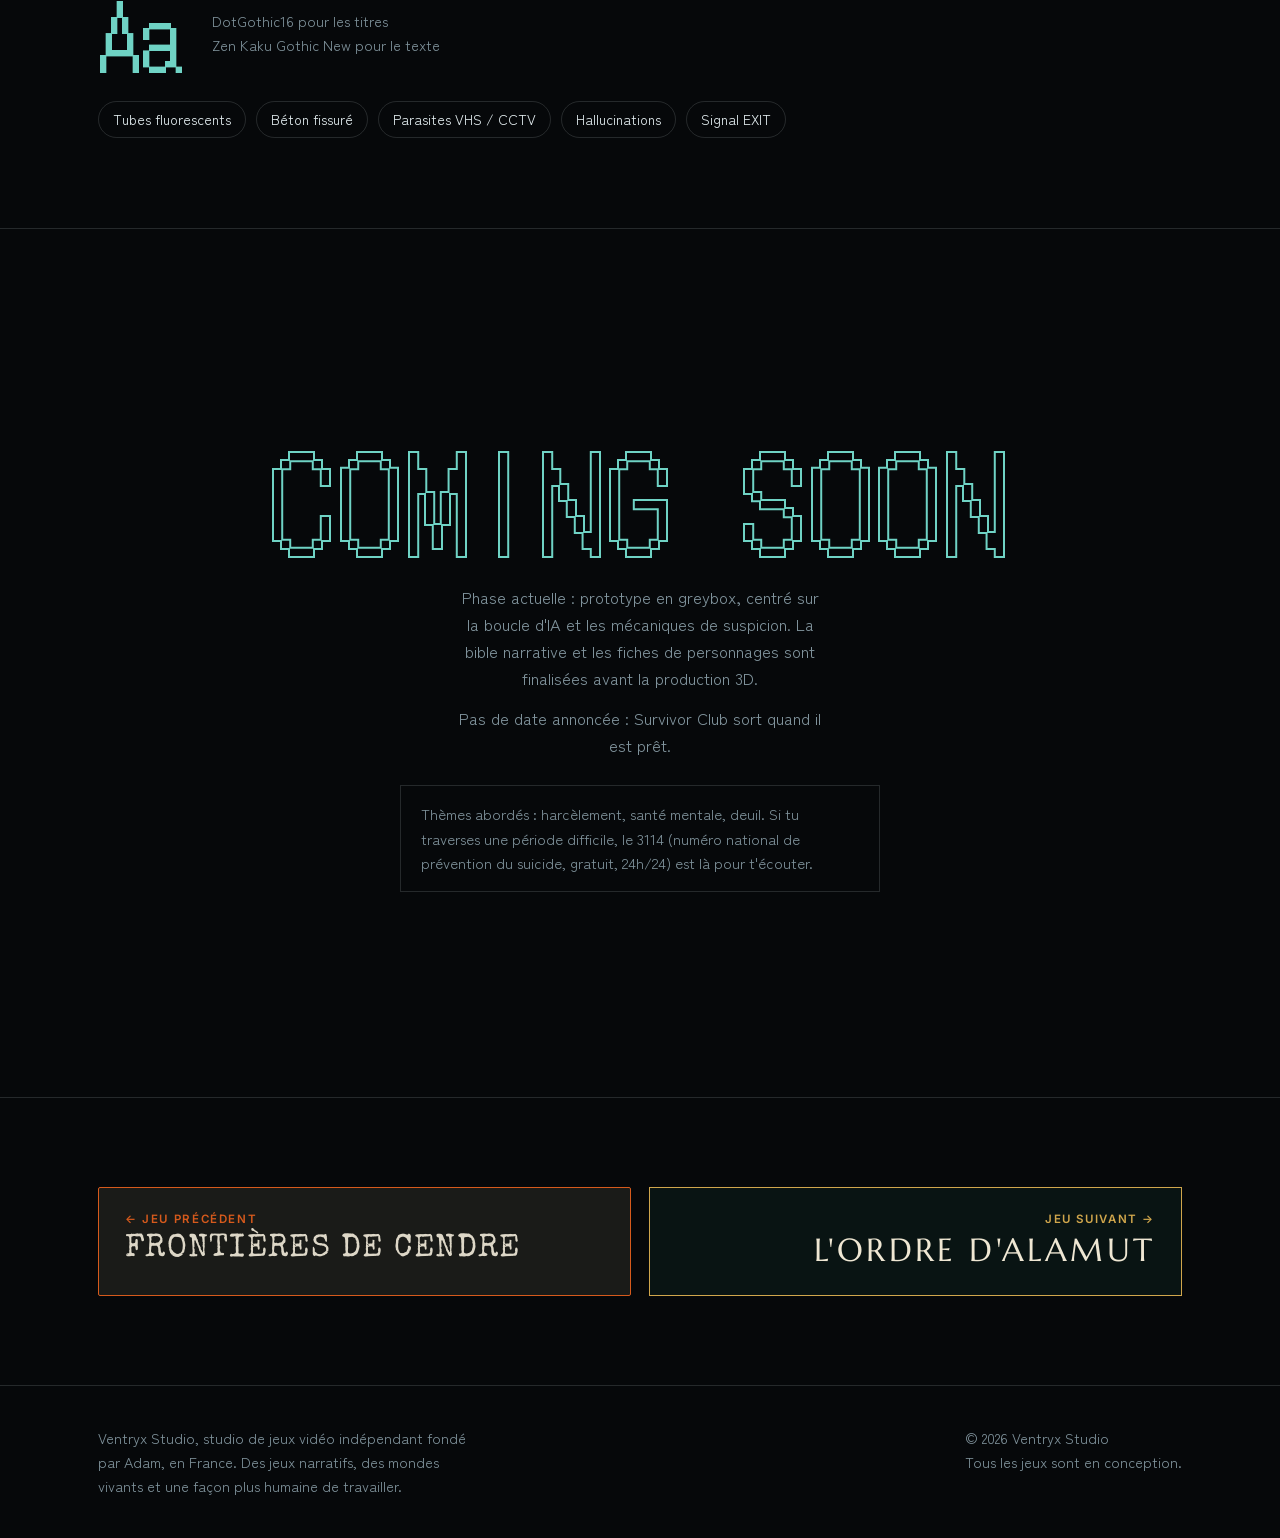
<file: survivor-club.html>
<!doctype html>
<html lang="fr"><head><meta charset="utf-8"><meta name="viewport" content="width=device-width,initial-scale=1,viewport-fit=cover"><title>Survivor Club · Ventryx Studio</title>
<meta name="description" content="Le lycée Hoshigawa se retrouve verrouillé après qu&#x27;un événement ancien lié au drame d&#x27;un élève refasse surface. Il faut explorer, déduire et survivre face à la pression sociale et aux comportements imprévisibles des autres élèves.">
<link rel="preconnect" href="https://fonts.googleapis.com"><link rel="preconnect" href="https://fonts.gstatic.com" crossorigin>
<link rel="stylesheet" href="https://fonts.googleapis.com/css2?family=Inter:wght@400;500;600;700;800&family=Playfair+Display:ital,wght@0,900;1,900&family=Barlow:wght@400;500;600&family=Cinzel:wght@600;800&family=EB+Garamond:wght@400;500&family=Marcellus&family=Amiri:wght@400;700&family=Rozha+One&family=Work+Sans:wght@400;500;600&family=Fraunces:ital,opsz,wght@0,9..144,600;1,9..144,600&family=Manrope:wght@400;500;700&family=Special+Elite&family=Source+Serif+4:wght@400;600&family=DotGothic16&family=Zen+Kaku+Gothic+New:wght@400;500;700&family=Syncopate:wght@700&family=Instrument+Sans:wght@400;500;600&display=swap">
<link rel="stylesheet" href="style.css">
</head><body class="t-survivor-club"><div class="thread" aria-hidden="true"><i></i><b></b></div><div class="bubbles" aria-hidden="true"></div><div class="atmo" aria-hidden="true"></div><header class="top"><div class="wrap"><a class="brand" href="index.html">Ventryx Studio</a><nav class="nav" aria-label="Navigation"><a href="index.html">Accueil</a><a href="index.html#jeux" aria-current="page">Jeux</a><a href="studio.html">Le studio</a><a href="studio.html#vendetta">Vendetta System</a><a href="studio.html#roadmap">Roadmap</a></nav></div></header>
<main>
<section class="wrap hero">
 <div><div class="row"><span class="pill cs">Coming soon</span><span class="st priority">Production active</span></div>
 <p class="genre">FPS Horreur Psychologique · Tactical Survival · Suspicion / Déduction</p>
 <h1 class="title">Survivor Club</h1><p class="sub">Echo Protocol</p>
 <p class="pitch">Le lycée Hoshigawa se retrouve verrouillé après qu&#x27;un événement ancien lié au drame d&#x27;un élève refasse surface. Il faut explorer, déduire et survivre face à la pression sociale et aux comportements imprévisibles des autres élèves.</p>
 <div class="btns"><a class="btn main" href="index.html#jeux">Tous les jeux</a><a class="btn" href="studio.html">Le studio</a></div></div>
 <aside class="panel"><span class="eyebrow lab">DA visée</span><q>Plan des étages du lycée (classes, couloirs, toit, sous-sol), fiches de personnages (tenues, expressions de peur et de suspicion), ambiance anime sombre / thriller psychologique avec lumières froides.</q><div class="cctv" aria-hidden="true"><span class="cam">CAM 03 · COULOIR B</span><span class="rec">REC</span><span class="exit">EXIT</span><span class="ts">03:45:24</span></div><div class="fx" aria-hidden="true"><span class="r1"></span><span class="r2"></span><span class="core"></span></div></aside>
</section>
<section class="sec"><div class="wrap two">
 <div class="reveal"><span class="eyebrow label">Le concept</span><p class="lead">Au lycée Hoshigawa, l&#x27;établissement modèle cache un silence collectif autour d&#x27;un drame ancien. Un soir, les portes se verrouillent, les adultes perdent le contrôle et les élèves changent. Tu dois comprendre ce qui s&#x27;est passé, qui manipule la situation, et jusqu&#x27;où la vérité est prête à se cacher.</p><span class="vtag">Utilise le Vendetta System™</span></div>
 <div class="box reveal"><h3>Le joueur</h3><strong>Un élève</strong><p>Pris dans un huis clos soudain. L&#x27;objectif n&#x27;est pas seulement de survivre, mais de comprendre.</p></div>
</div></section>
<section class="sec"><div class="wrap"><span class="eyebrow label">Le monde</span><h2 class="h2">Où ça se passe</h2><div class="grid"><article class="card reveal"><h3>Les salles de classe</h3><p>Des espaces de performance.</p></article><article class="card reveal"><h3>Les couloirs</h3><p>Des zones de hiérarchie invisible.</p></article><article class="card reveal"><h3>Les groupes</h3><p>Des systèmes sociaux où l&#x27;exclusion est plus violente que la confrontation.</p></article><article class="card reveal"><h3>Le dehors</h3><p>Les communications sont instables. Personne ne vient.</p></article></div></div></section>
<section class="sec"><div class="wrap"><span class="eyebrow label">Mécaniques</span><h2 class="h2">Ce que tu feras</h2><p class="mech"><strong>En bref :</strong> système de suspicion, jauge de santé mentale (perception altérée), intrus dont l&#x27;identité change selon les parties, mémoire émotionnelle des PNJ (Vendetta System).</p><ul class="pillars"><li class="reveal"><div><b>Exploration en milieu fermé</b><span>Clés d&#x27;accès, téléphones, objets du quotidien, preuves.</span></div></li><li class="reveal"><div><b>Interaction sociale</b><span>Chaque élève a une mémoire et des relations cachées.</span></div></li><li class="reveal"><div><b>Suspicion</b><span>Interroger, observer, confronter. Chaque accusation a un coût.</span></div></li><li class="reveal"><div><b>Mémoire émotionnelle</b><span>Le Vendetta System™ garde la trace de ce que tu as fait à qui.</span></div></li></ul></div></section>
<section class="sec"><div class="wrap"><span class="eyebrow label">Direction artistique</span><h2 class="h2">Horreur Industrielle &amp; Néon Institutionnel</h2>
 <p class="lead reveal" style="margin-top:22px;color:var(--mute)">Un mélange de dark horror poisseux et d&#x27;horreur subtile, relevé par un néon d&#x27;alerte froid, presque médical. Dans un lycée abandonné, le néon n&#x27;est pas là pour faire futuriste : c&#x27;est un éclairage institutionnel. Tubes fluorescents qui grésillent, signaux EXIT en vert cyan, feux d&#x27;alarme rouge sang, écrans de surveillance. Béton fissuré, ombres portées et parasites VHS / CCTV pour les hallucinations.</p>
 <div class="sw" role="list" aria-label="Palette"><div style="--w:34;background:#06080a;color:#fff"><span>Noir étouffant</span><span>#06080a</span></div><div style="--w:22;background:#2b312f;color:#fff"><span>Béton mouillé</span><span>#2b312f</span></div><div style="--w:14;background:#1b2a21;color:#fff"><span>Vert mousse</span><span>#1b2a21</span></div><div style="--w:12;background:#6fd3c5;color:#111"><span>Cyan délavé</span><span>#6fd3c5</span></div><div style="--w:10;background:#e0243f;color:#fff"><span>Rouge alerte</span><span>#e0243f</span></div><div style="--w:8;background:#eaf0ef;color:#111"><span>Blanc blouse</span><span>#eaf0ef</span></div></div><p class="split">Base sombre et crade 70 % · Néons froids et signaux 30 %</p>
 <div class="spec-type"><div class="aa">Aa</div><div class="fn">DotGothic16 pour les titres<br>Zen Kaku Gothic New pour le texte</div></div><div class="chips"><span>Tubes fluorescents</span><span>Béton fissuré</span><span>Parasites VHS / CCTV</span><span>Hallucinations</span><span>Signal EXIT</span></div></div></section>
<section class="sec"><div class="wrap soon"><p class="big">Coming soon</p><p>Phase actuelle : prototype en greybox, centré sur la boucle d&#x27;IA et les mécaniques de suspicion. La bible narrative et les fiches de personnages sont finalisées avant la production 3D.</p><p style="margin-top:14px">Pas de date annoncée : Survivor Club sort quand il est prêt.</p><p class="note">Thèmes abordés : harcèlement, santé mentale, deuil. Si tu traverses une période difficile, le 3114 (numéro national de prévention du suicide, gratuit, 24h/24) est là pour t&#x27;écouter.</p></div></section>
<section class="sec"><div class="wrap adj"><a href="frontieres-de-cendre.html" style="--bg:#1a1b18;--bg2:#262720;--fg:#ddd7c7;--mute:#928f7f;--a1:#d65a1c;--a2:#8f9560;--line:color-mix(in srgb,#ddd7c7 14%,transparent);--f-display:'Special Elite',Georgia,serif;--f-body:'Source Serif 4',Georgia,serif;--r:2px;--bd:1px dashed color-mix(in srgb,var(--fg) 40%,transparent);--tt:uppercase;--ls:.04em;--fw:400;--fs:normal"><span class="mono">← Jeu précédent</span><strong>Frontières de Cendre</strong></a><a href="ordre-d-alamut.html" style="--bg:#091413;--bg2:#112220;--fg:#efe7d3;--mute:#8fa7a1;--a1:#d0a64c;--a2:#b02a22;--line:color-mix(in srgb,#efe7d3 14%,transparent);--f-display:'Marcellus',Georgia,serif;--f-body:'Amiri',Georgia,serif;--r:0;--bd:0;--tt:uppercase;--ls:.1em;--fw:400;--fs:normal"><span class="mono">Jeu suivant →</span><strong>L&#x27;Ordre d&#x27;Alamut</strong></a></div></section>
</main><footer class="foot"><div class="wrap"><p>Ventryx Studio, studio de jeux vidéo indépendant fondé par Adam, en France. Des jeux narratifs, des mondes vivants et une façon plus humaine de travailler.</p><p>© 2026 Ventryx Studio<br>Tous les jeux sont en conception.</p></div></footer><script src="app.js"></script></body></html>
</file>
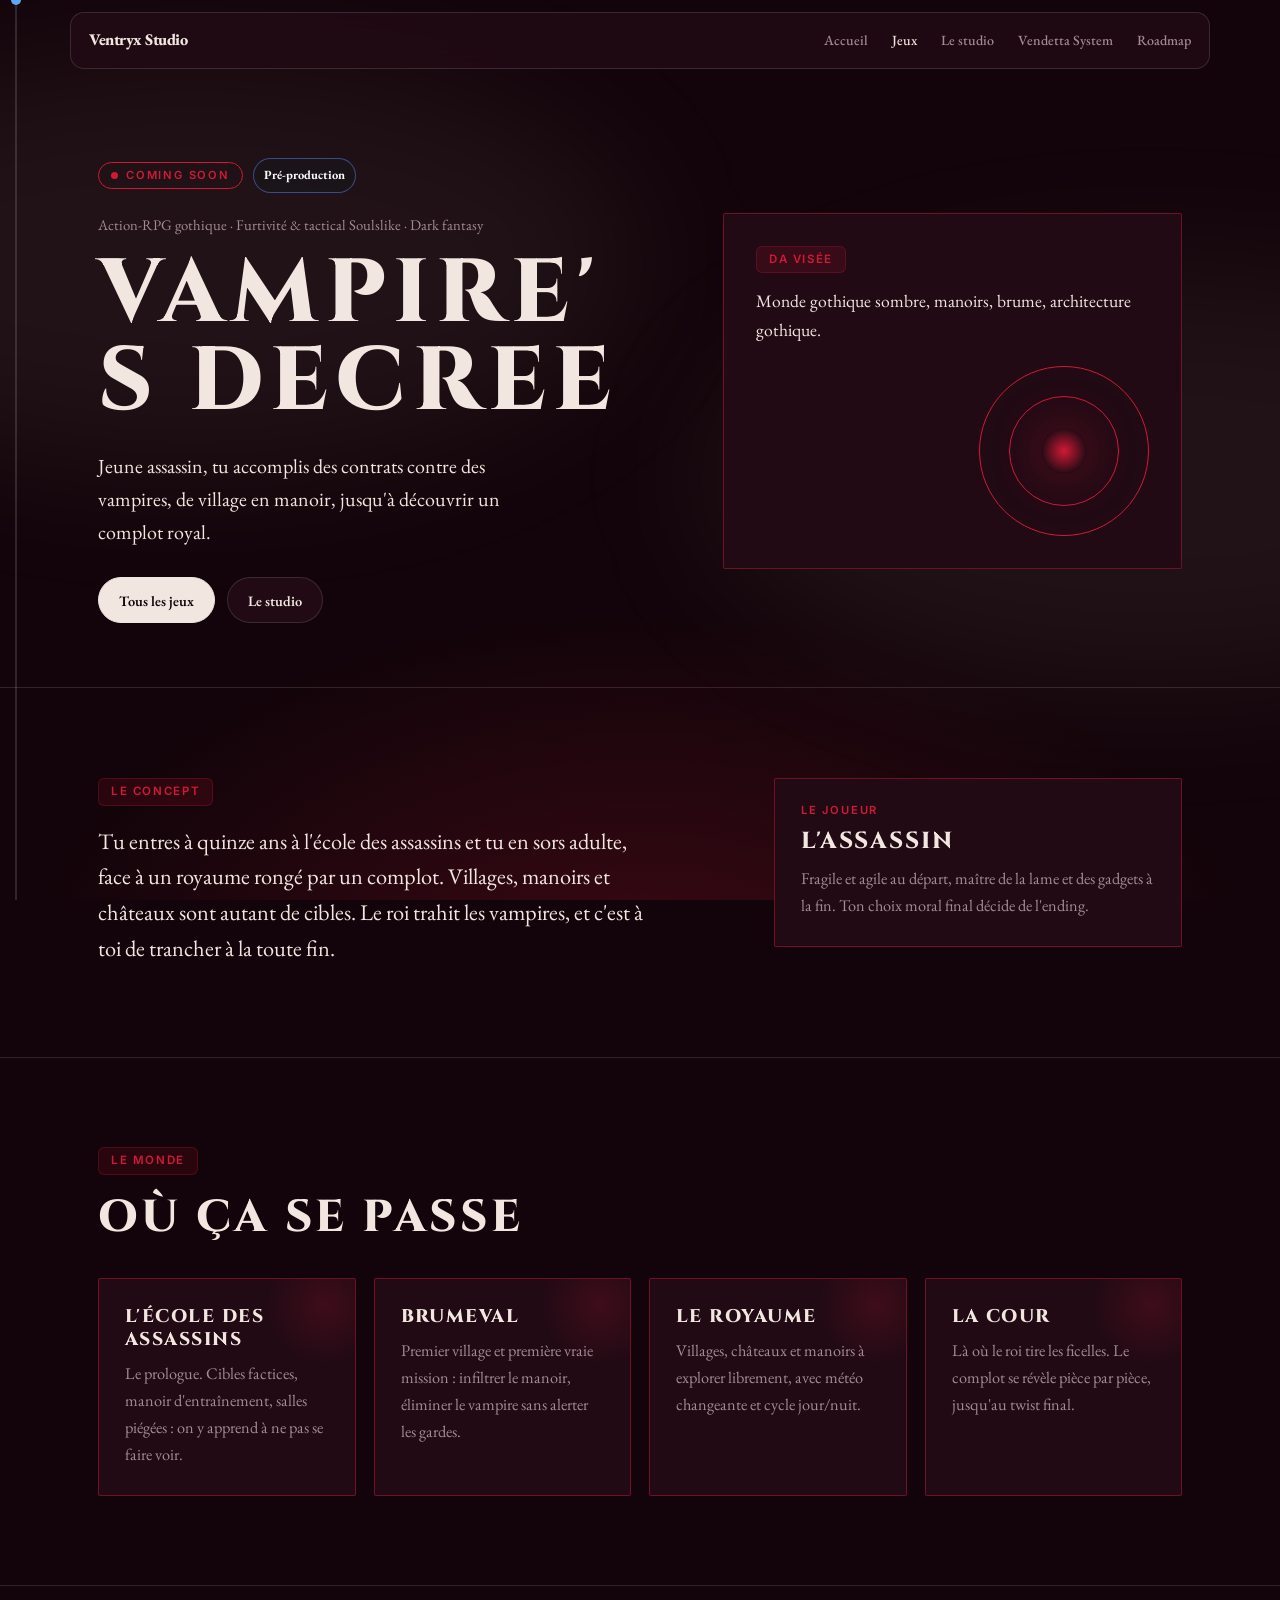
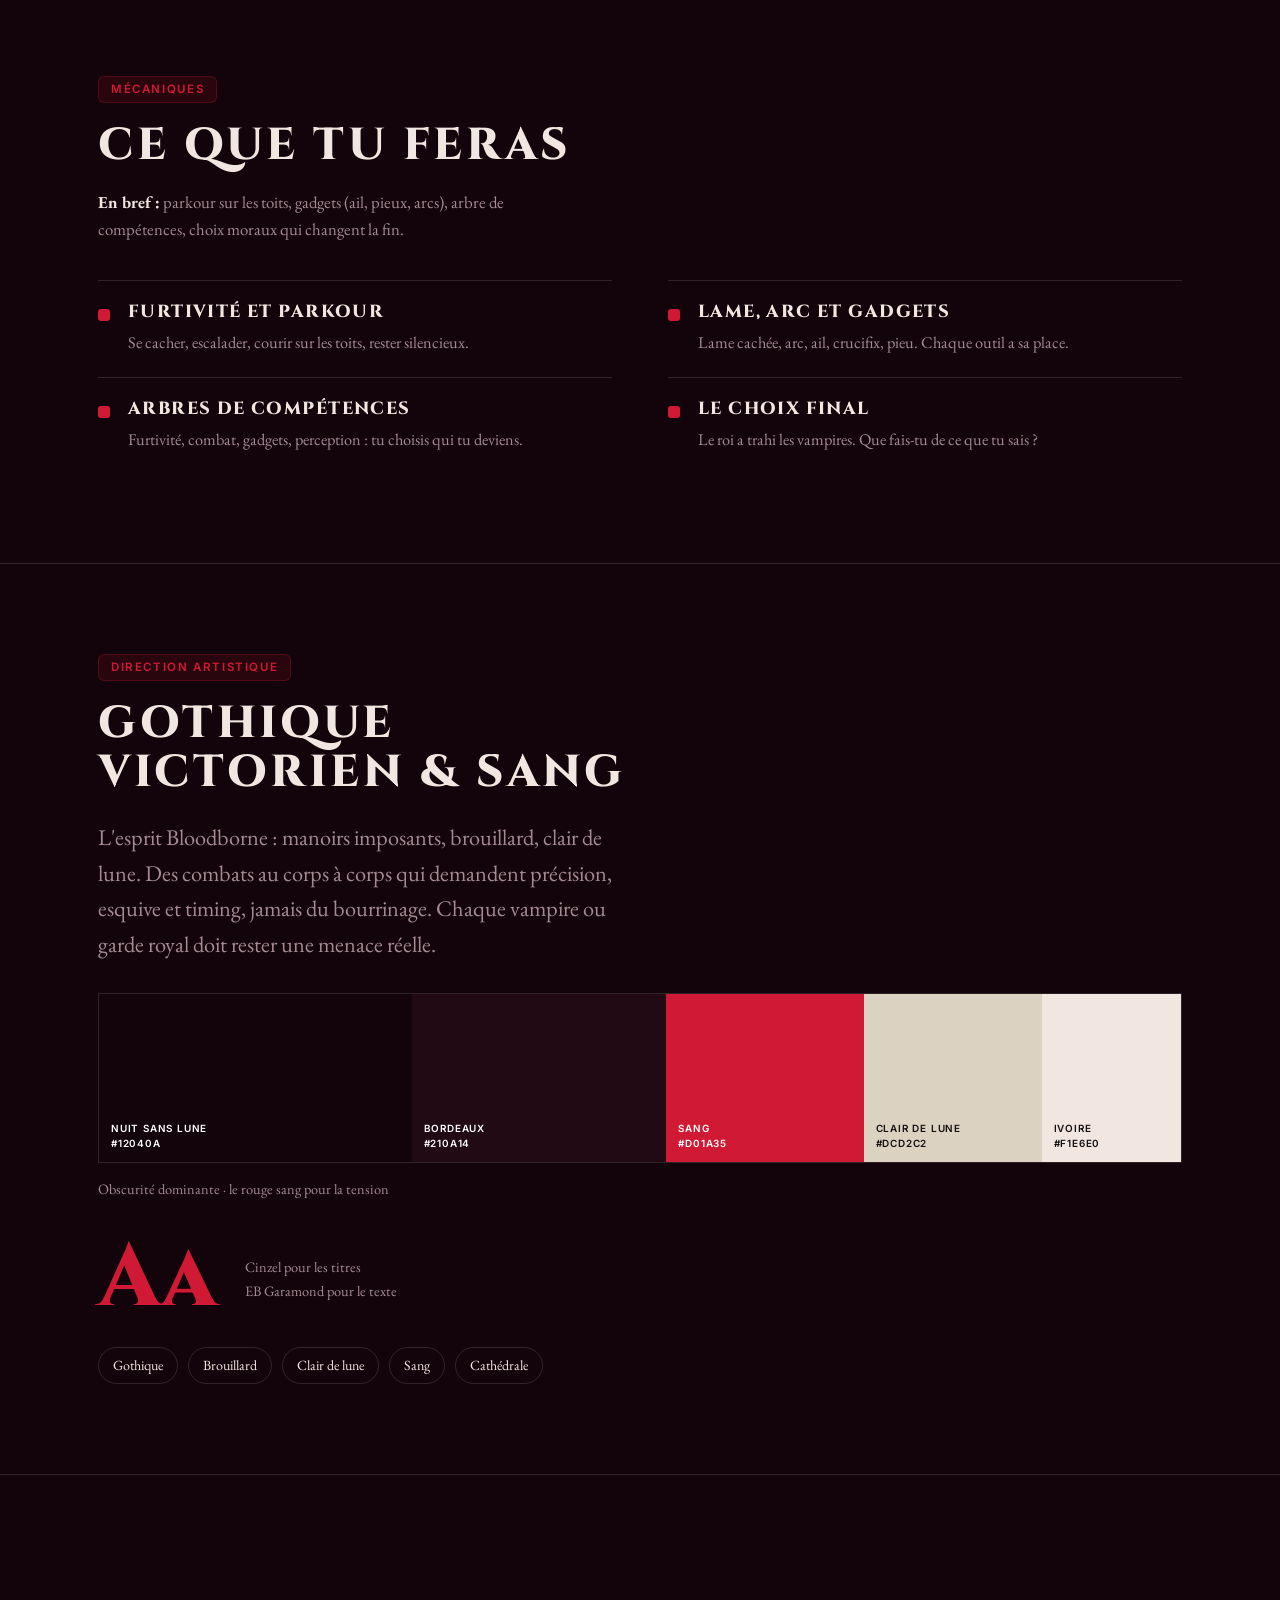
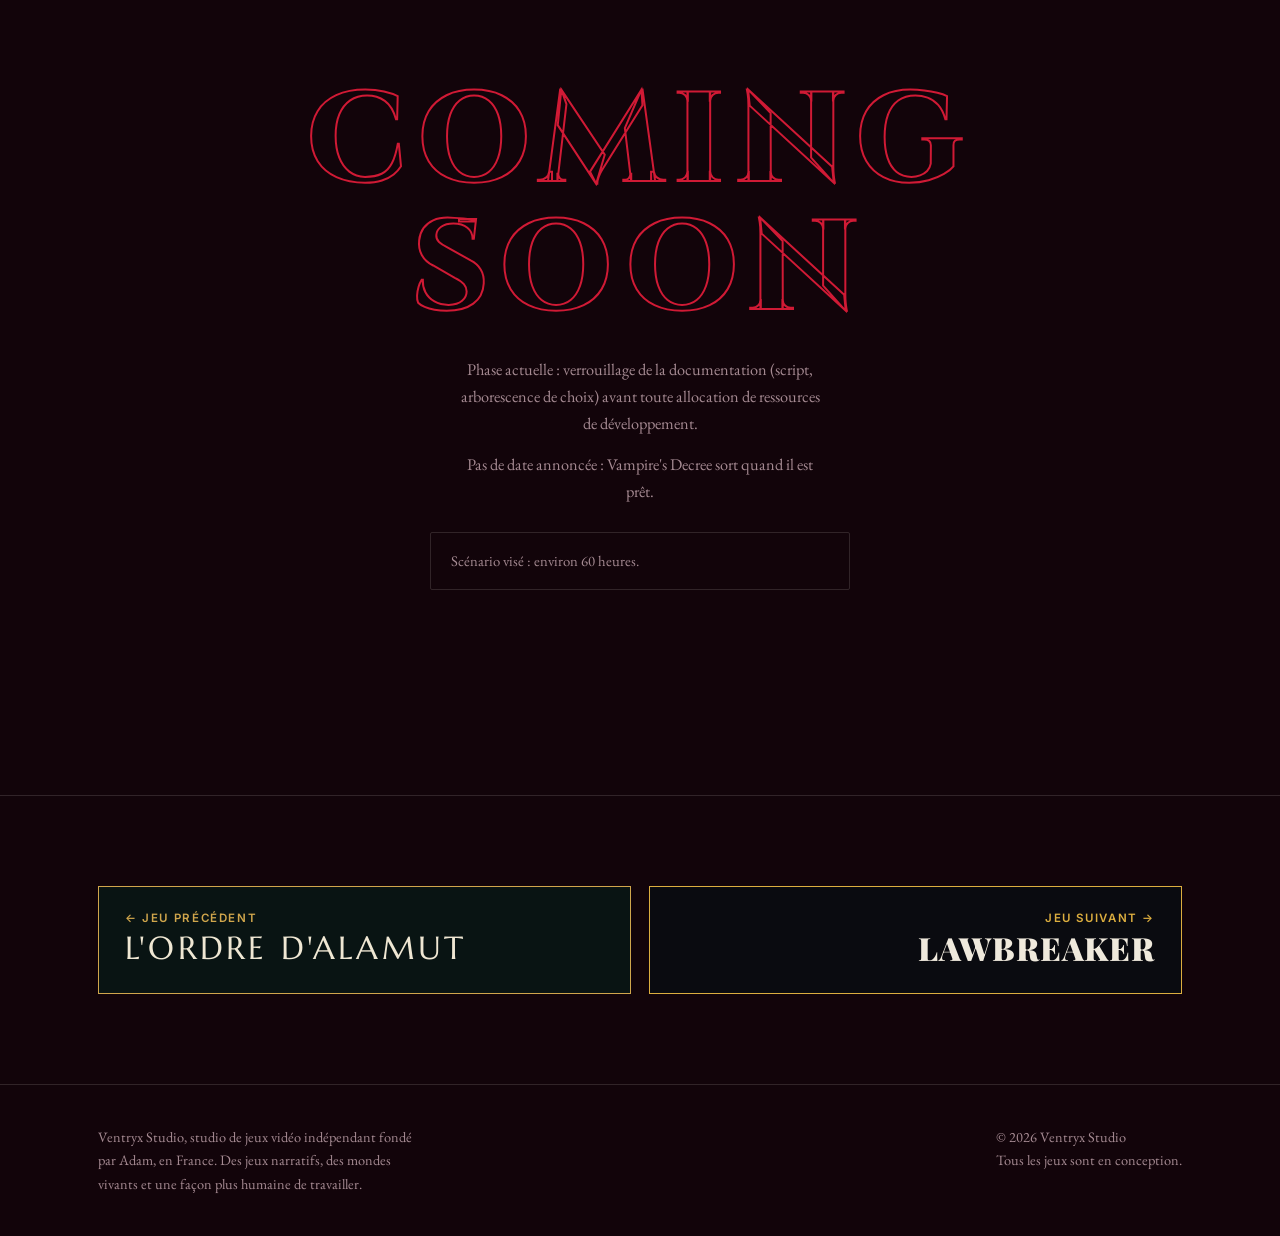
<file: vampires-decree.html>
<!doctype html>
<html lang="fr"><head><meta charset="utf-8"><meta name="viewport" content="width=device-width,initial-scale=1,viewport-fit=cover"><title>Vampire&#x27;s Decree · Ventryx Studio</title>
<meta name="description" content="Jeune assassin, tu accomplis des contrats contre des vampires, de village en manoir, jusqu&#x27;à découvrir un complot royal.">
<link rel="preconnect" href="https://fonts.googleapis.com"><link rel="preconnect" href="https://fonts.gstatic.com" crossorigin>
<link rel="stylesheet" href="https://fonts.googleapis.com/css2?family=Inter:wght@400;500;600;700;800&family=Playfair+Display:ital,wght@0,900;1,900&family=Barlow:wght@400;500;600&family=Cinzel:wght@600;800&family=EB+Garamond:wght@400;500&family=Marcellus&family=Amiri:wght@400;700&family=Rozha+One&family=Work+Sans:wght@400;500;600&family=Fraunces:ital,opsz,wght@0,9..144,600;1,9..144,600&family=Manrope:wght@400;500;700&family=Special+Elite&family=Source+Serif+4:wght@400;600&family=DotGothic16&family=Zen+Kaku+Gothic+New:wght@400;500;700&family=Syncopate:wght@700&family=Instrument+Sans:wght@400;500;600&display=swap">
<link rel="stylesheet" href="style.css">
</head><body class="t-vampires-decree"><div class="thread" aria-hidden="true"><i></i><b></b></div><div class="bubbles" aria-hidden="true"></div><div class="atmo" aria-hidden="true"></div><header class="top"><div class="wrap"><a class="brand" href="index.html">Ventryx Studio</a><nav class="nav" aria-label="Navigation"><a href="index.html">Accueil</a><a href="index.html#jeux" aria-current="page">Jeux</a><a href="studio.html">Le studio</a><a href="studio.html#vendetta">Vendetta System</a><a href="studio.html#roadmap">Roadmap</a></nav></div></header>
<main>
<section class="wrap hero">
 <div><div class="row"><span class="pill cs">Coming soon</span><span class="st search">Pré-production</span></div>
 <p class="genre">Action-RPG gothique · Furtivité &amp; tactical Soulslike · Dark fantasy</p>
 <h1 class="title">Vampire&#x27;s Decree</h1>
 <p class="pitch">Jeune assassin, tu accomplis des contrats contre des vampires, de village en manoir, jusqu&#x27;à découvrir un complot royal.</p>
 <div class="btns"><a class="btn main" href="index.html#jeux">Tous les jeux</a><a class="btn" href="studio.html">Le studio</a></div></div>
 <aside class="panel"><span class="eyebrow lab">DA visée</span><q>Monde gothique sombre, manoirs, brume, architecture gothique.</q><div class="fx" aria-hidden="true"><span class="r1"></span><span class="r2"></span><span class="core"></span></div></aside>
</section>
<section class="sec"><div class="wrap two">
 <div class="reveal"><span class="eyebrow label">Le concept</span><p class="lead">Tu entres à quinze ans à l&#x27;école des assassins et tu en sors adulte, face à un royaume rongé par un complot. Villages, manoirs et châteaux sont autant de cibles. Le roi trahit les vampires, et c&#x27;est à toi de trancher à la toute fin.</p></div>
 <div class="box reveal"><h3>Le joueur</h3><strong>L&#x27;assassin</strong><p>Fragile et agile au départ, maître de la lame et des gadgets à la fin. Ton choix moral final décide de l&#x27;ending.</p></div>
</div></section>
<section class="sec"><div class="wrap"><span class="eyebrow label">Le monde</span><h2 class="h2">Où ça se passe</h2><div class="grid"><article class="card reveal"><h3>L&#x27;école des assassins</h3><p>Le prologue. Cibles factices, manoir d&#x27;entraînement, salles piégées : on y apprend à ne pas se faire voir.</p></article><article class="card reveal"><h3>Brumeval</h3><p>Premier village et première vraie mission : infiltrer le manoir, éliminer le vampire sans alerter les gardes.</p></article><article class="card reveal"><h3>Le Royaume</h3><p>Villages, châteaux et manoirs à explorer librement, avec météo changeante et cycle jour/nuit.</p></article><article class="card reveal"><h3>La Cour</h3><p>Là où le roi tire les ficelles. Le complot se révèle pièce par pièce, jusqu&#x27;au twist final.</p></article></div></div></section>
<section class="sec"><div class="wrap"><span class="eyebrow label">Mécaniques</span><h2 class="h2">Ce que tu feras</h2><p class="mech"><strong>En bref :</strong> parkour sur les toits, gadgets (ail, pieux, arcs), arbre de compétences, choix moraux qui changent la fin.</p><ul class="pillars"><li class="reveal"><div><b>Furtivité et parkour</b><span>Se cacher, escalader, courir sur les toits, rester silencieux.</span></div></li><li class="reveal"><div><b>Lame, arc et gadgets</b><span>Lame cachée, arc, ail, crucifix, pieu. Chaque outil a sa place.</span></div></li><li class="reveal"><div><b>Arbres de compétences</b><span>Furtivité, combat, gadgets, perception : tu choisis qui tu deviens.</span></div></li><li class="reveal"><div><b>Le choix final</b><span>Le roi a trahi les vampires. Que fais-tu de ce que tu sais ?</span></div></li></ul></div></section>
<section class="sec"><div class="wrap"><span class="eyebrow label">Direction artistique</span><h2 class="h2">Gothique victorien &amp; sang</h2>
 <p class="lead reveal" style="margin-top:22px;color:var(--mute)">L&#x27;esprit Bloodborne : manoirs imposants, brouillard, clair de lune. Des combats au corps à corps qui demandent précision, esquive et timing, jamais du bourrinage. Chaque vampire ou garde royal doit rester une menace réelle.</p>
 <div class="sw" role="list" aria-label="Palette"><div style="--w:30;background:#12040a;color:#fff"><span>Nuit sans lune</span><span>#12040a</span></div><div style="--w:24;background:#210a14;color:#fff"><span>Bordeaux</span><span>#210a14</span></div><div style="--w:18;background:#d01a35;color:#fff"><span>Sang</span><span>#d01a35</span></div><div style="--w:16;background:#dcd2c2;color:#111"><span>Clair de lune</span><span>#dcd2c2</span></div><div style="--w:12;background:#f1e6e0;color:#111"><span>Ivoire</span><span>#f1e6e0</span></div></div><p class="split">Obscurité dominante · le rouge sang pour la tension</p>
 <div class="spec-type"><div class="aa">Aa</div><div class="fn">Cinzel pour les titres<br>EB Garamond pour le texte</div></div><div class="chips"><span>Gothique</span><span>Brouillard</span><span>Clair de lune</span><span>Sang</span><span>Cathédrale</span></div></div></section>
<section class="sec"><div class="wrap soon"><p class="big">Coming soon</p><p>Phase actuelle : verrouillage de la documentation (script, arborescence de choix) avant toute allocation de ressources de développement.</p><p style="margin-top:14px">Pas de date annoncée : Vampire&#x27;s Decree sort quand il est prêt.</p><p class="note">Scénario visé : environ 60 heures.</p></div></section>
<section class="sec"><div class="wrap adj"><a href="ordre-d-alamut.html" style="--bg:#091413;--bg2:#112220;--fg:#efe7d3;--mute:#8fa7a1;--a1:#d0a64c;--a2:#b02a22;--line:color-mix(in srgb,#efe7d3 14%,transparent);--f-display:'Marcellus',Georgia,serif;--f-body:'Amiri',Georgia,serif;--r:0;--bd:0;--tt:uppercase;--ls:.1em;--fw:400;--fs:normal"><span class="mono">← Jeu précédent</span><strong>L&#x27;Ordre d&#x27;Alamut</strong></a><a href="lawbreaker.html" style="--bg:#0a0b10;--bg2:#14161f;--fg:#efe9dc;--mute:#9a968c;--a1:#dcae3f;--a2:#d3213f;--line:color-mix(in srgb,#efe9dc 14%,transparent);--f-display:'Playfair Display',system-ui,sans-serif;--f-body:'Barlow',system-ui,sans-serif;--r:0;--bd:3px double color-mix(in srgb,var(--a1) 50%,transparent);--tt:uppercase;--ls:.03em;--fw:900;--fs:normal"><span class="mono">Jeu suivant →</span><strong>Lawbreaker</strong></a></div></section>
</main><footer class="foot"><div class="wrap"><p>Ventryx Studio, studio de jeux vidéo indépendant fondé par Adam, en France. Des jeux narratifs, des mondes vivants et une façon plus humaine de travailler.</p><p>© 2026 Ventryx Studio<br>Tous les jeux sont en conception.</p></div></footer><script src="app.js"></script></body></html>
</file>
<file: style.css>
/* DA du studio = celle du portfolio : noir mat, Inter, cartes sobres, pastilles de statut */
:root{color-scheme:dark;--bg:#09090b;--bg2:#18181b;--fg:#fafafa;--mute:#a1a1aa;--line:#27272a;--a1:#60a5fa;--a2:#fafafa;--thread:#60a5fa;
--f-display:'Inter',system-ui,sans-serif;--f-body:'Inter',system-ui,sans-serif;--r:12px;--bd:1px solid var(--line);--tt:none;--ls:-.02em;--fw:800;--fs:normal}
*{box-sizing:border-box}
html{scroll-behavior:smooth}
body{margin:0;background:var(--bg);color:var(--fg);font:400 1.02rem/1.65 var(--f-body);-webkit-font-smoothing:antialiased;overflow-x:hidden;position:relative}
a{color:inherit;text-decoration:none}
:focus-visible{outline:2px solid var(--a1);outline-offset:3px}
.wrap{max-width:1180px;margin-inline:auto;padding-inline:clamp(22px,5vw,48px);position:relative;z-index:2}
.mono,.eyebrow{font:600 .72rem/1 'Inter',sans-serif;letter-spacing:.14em;text-transform:uppercase}
.eyebrow{display:inline-flex;padding:7px 12px;border-radius:6px;background:color-mix(in srgb,var(--a1) 12%,transparent);color:var(--a1);border:1px solid color-mix(in srgb,var(--a1) 25%,transparent);width:fit-content}
.thread{position:fixed;z-index:60;left:clamp(6px,1.2vw,16px);top:0;bottom:0;width:2px;background:var(--line);pointer-events:none}
.thread i{position:absolute;left:0;top:0;width:100%;height:var(--p,0%);background:var(--thread);box-shadow:0 0 14px var(--thread)}
.thread b{position:absolute;left:-4px;top:var(--p,0%);width:10px;height:10px;border-radius:50%;background:var(--thread);transform:translateY(-5px)}
.atmo{position:absolute;inset:0 0 auto 0;height:100vh;max-height:900px;pointer-events:none;z-index:0;overflow:hidden}
.bubbles{position:fixed;inset:0;pointer-events:none;z-index:1;overflow:hidden}
.bubble{position:absolute;bottom:-80px;border-radius:50%;background:radial-gradient(circle at 32% 28%,rgba(255,255,255,.13),rgba(255,255,255,.02) 62%,transparent 72%);border:1px solid color-mix(in srgb,var(--a1) 40%,transparent);animation:rise linear infinite;will-change:transform}
@keyframes rise{0%{transform:translate3d(0,0,0)}50%{transform:translate3d(var(--dx,20px),-60vh,0)}100%{transform:translate3d(calc(var(--dx,20px)*-.6),-125vh,0)}}
.top{position:sticky;top:env(safe-area-inset-top,0px);z-index:50;padding:12px 0}
.top .wrap{display:flex;align-items:center;justify-content:space-between;gap:16px;flex-wrap:wrap;background:color-mix(in srgb,var(--bg2) 86%,transparent);backdrop-filter:blur(12px);border:1px solid var(--line);border-radius:14px;padding:10px 18px;max-width:calc(1180px - 40px);width:calc(100% - 32px)}
.brand{font-weight:800;letter-spacing:-.03em;white-space:nowrap}
.nav{display:flex;gap:clamp(12px,2.4vw,24px);flex-wrap:wrap}
.nav a{font-size:.88rem;font-weight:500;color:var(--mute);padding-block:6px;transition:color .2s}
.nav a:hover,.nav a[aria-current]{color:var(--fg)}
.st{display:inline-flex;align-items:center;padding:6px 10px;border-radius:999px;font-weight:700;font-size:.78rem;border:1px solid var(--line);background:rgba(24,24,27,.6);color:#fafafa;white-space:nowrap}
.st.priority{border-color:rgba(216,107,60,.6)}.st.search{border-color:rgba(90,120,220,.55)}.st.world{border-color:rgba(140,100,200,.55)}.st.code{border-color:rgba(33,143,80,.5)}.st.hw{border-color:rgba(60,130,170,.55)}.st.learning{border-color:rgba(120,120,120,.55)}
.pill.cs{display:inline-flex;align-items:center;gap:8px;font:600 .7rem/1 'Inter',sans-serif;letter-spacing:.16em;text-transform:uppercase;border:1px solid var(--a1);color:var(--a1);padding:7px 12px;border-radius:999px;white-space:nowrap}
.pill.cs::before{content:"";width:7px;height:7px;border-radius:50%;background:var(--a1);animation:pulse 2s ease-in-out infinite}
@keyframes pulse{50%{opacity:.25}}
@keyframes spin{to{transform:rotate(360deg)}}
.title,.h2,.card h3{font-family:var(--f-display);text-transform:var(--tt);letter-spacing:var(--ls);font-weight:var(--fw);font-style:var(--fs);text-wrap:balance;margin:0}
.hero{display:grid;grid-template-columns:minmax(0,1.1fr) minmax(0,.9fr);gap:clamp(28px,5vw,64px);align-items:center;padding-block:clamp(36px,6vw,80px) clamp(36px,5vw,64px)}
.hero .row{display:flex;gap:10px;align-items:center;flex-wrap:wrap;margin-bottom:20px}
.genre{color:var(--mute);font-size:.92rem;margin:0 0 14px}
.title{font-size:clamp(2.5rem,7.4vw,5.6rem);line-height:.98;overflow-wrap:anywhere}
.sub{font:var(--fw) clamp(1.1rem,2.6vw,1.7rem)/1.2 var(--f-display);font-style:var(--fs);text-transform:var(--tt);letter-spacing:var(--ls);color:var(--a1);margin:14px 0 0}
.pitch{font-size:clamp(1.05rem,1.8vw,1.25rem);max-width:46ch;margin:24px 0 0;color:var(--fg)}
.btns{display:flex;gap:12px;flex-wrap:wrap;margin-top:28px}
.btn{display:inline-flex;align-items:center;min-height:46px;padding:0 20px;border-radius:999px;border:1px solid var(--line);background:var(--bg2);font-weight:600;font-size:.9rem;transition:transform .25s,border-color .25s}
.btn.main{background:var(--fg);color:var(--bg);border-color:var(--fg)}
.btn:hover{transform:translateY(-2px);border-color:var(--a1)}
.panel{position:relative;background:var(--bg2);border:var(--bd);border-radius:var(--r);padding:clamp(22px,3vw,32px);overflow:hidden;min-width:0}
.panel .lab{color:var(--a1);margin-bottom:14px;display:block}
.panel q{display:block;font-size:1.1rem;line-height:1.6;quotes:none}
.panel p{margin:16px 0 0;color:var(--mute);font-size:.92rem}
.fx{position:relative;height:170px;margin-top:22px}
.fx span{position:absolute;border-radius:50%}
.r1{inset:0 0 0 auto;width:170px;border:1px solid color-mix(in srgb,var(--a1) 45%,transparent);animation:spin 30s linear infinite}
.r2{inset:30px 30px 30px auto;width:110px;border:1px solid color-mix(in srgb,var(--a1) 45%,transparent);animation:spin 20s linear infinite reverse}
.core{inset:62px 62px 62px auto;width:46px;background:radial-gradient(circle,var(--a1),transparent 72%);box-shadow:0 0 50px color-mix(in srgb,var(--a1) 45%,transparent)}
.sec{border-top:1px solid var(--line);padding-block:clamp(44px,7vw,92px)}
.label{display:block;margin-bottom:18px}
.h2{font-size:clamp(1.6rem,4vw,2.8rem);line-height:1.1;max-width:24ch}
.lead{font-size:clamp(1.1rem,2vw,1.4rem);line-height:1.6;max-width:50ch;margin:0}
.two{display:grid;grid-template-columns:minmax(0,1.5fr) minmax(0,1fr);gap:clamp(28px,5vw,72px);align-items:start}
.box,.card{background:var(--bg2);border:var(--bd);border-radius:var(--r);padding:26px;min-width:0;position:relative;overflow:hidden}
.box h3{font:600 .7rem/1 'Inter',sans-serif;letter-spacing:.16em;text-transform:uppercase;color:var(--a1);margin:0 0 12px}
.box strong{display:block;font:var(--fw) 1.45rem/1.2 var(--f-display);font-style:var(--fs);text-transform:var(--tt);letter-spacing:var(--ls);margin-bottom:10px}
.box p,.card p{margin:0;color:var(--mute)}
.grid{display:grid;grid-template-columns:repeat(auto-fit,minmax(min(100%,250px),1fr));gap:18px;margin-top:36px}
.card h3{font-size:1.15rem;line-height:1.25;margin:0 0 10px}
.card::after{content:"";position:absolute;right:-30px;top:-34px;width:120px;height:120px;border-radius:50%;background:radial-gradient(circle,color-mix(in srgb,var(--a1) 24%,transparent),transparent 70%);transition:transform .5s,opacity .5s;opacity:.7;pointer-events:none}
.card:hover::after{transform:scale(1.6);opacity:1}
.card,.box{transition:transform .35s ease,border-color .3s,box-shadow .35s}
.card:hover{transform:translateY(-5px);border-color:var(--a1);box-shadow:0 14px 34px -14px rgba(0,0,0,.6)}
.js .reveal{opacity:0;transform:translateY(26px)}
.js .reveal.in{opacity:1;transform:none;transition:opacity .7s ease var(--d,0s),transform .7s ease var(--d,0s),border-color .3s,box-shadow .35s}
.js .reveal.in:hover{transform:translateY(-5px)}
.pillars{list-style:none;margin:36px 0 0;padding:0;display:grid;grid-template-columns:repeat(auto-fit,minmax(min(100%,420px),1fr));gap:0 56px}
.pillars li{padding-block:20px;border-top:1px solid var(--line);display:grid;grid-template-columns:auto minmax(0,1fr);gap:18px;transition:padding-left .3s}
.pillars li:hover{padding-left:10px}
.pillars li::before{content:"";width:12px;height:12px;margin-top:.5em;background:var(--a1);border-radius:3px;transition:transform .4s}
.pillars li:hover::before{transform:rotate(90deg) scale(1.3)}
.pillars b{display:block;font:var(--fw) 1.1rem/1.3 var(--f-display);font-style:var(--fs);text-transform:var(--tt);letter-spacing:var(--ls);margin-bottom:6px}
.pillars span{color:var(--mute)}
.mech{font-size:1.05rem;color:var(--mute);max-width:60ch;margin:18px 0 0}
.mech strong{color:var(--fg)}
.sw{display:flex;gap:0;border:1px solid var(--line);margin-top:30px;min-height:170px}
.sw div{flex:var(--w) 1 0;min-width:0;padding:12px;display:flex;flex-direction:column;justify-content:flex-end;gap:2px;font:600 .62rem/1.3 'Inter',sans-serif;letter-spacing:.08em;text-transform:uppercase;overflow-wrap:anywhere;transition:flex-grow .5s cubic-bezier(.2,.8,.2,1)}
.sw div:hover{flex-grow:calc(var(--w)*2.4)}
.split{margin:14px 0 0;color:var(--mute);font-size:.9rem}
.spec-type{margin-top:34px;display:flex;gap:28px;align-items:center;flex-wrap:wrap}
.spec-type .aa{font:var(--fw) clamp(3rem,8vw,5.5rem)/1 var(--f-display);font-style:var(--fs);color:var(--a1)}
.spec-type .fn{color:var(--mute);font-size:.9rem}
.chips{display:flex;gap:10px;flex-wrap:wrap;margin-top:24px}
.chips span{border:1px solid var(--line);padding:6px 14px;border-radius:999px;font-size:.88rem;transition:transform .25s,border-color .25s,background .25s}
.chips span:hover{transform:translateY(-3px);border-color:var(--a1);background:color-mix(in srgb,var(--a1) 12%,transparent)}
.soon{text-align:center;padding-block:clamp(54px,9vw,120px)}
.soon .big{font:var(--fw) clamp(2.6rem,10vw,8rem)/1 var(--f-display);font-style:var(--fs);letter-spacing:var(--ls);text-transform:uppercase;color:transparent;-webkit-text-stroke:2px var(--a1);margin:0;overflow-wrap:anywhere}
.soon p{max-width:46ch;margin:22px auto 0;color:var(--mute)}
.soon .note{max-width:60ch;margin-top:26px;padding:16px 20px;border:1px solid var(--line);border-radius:var(--r);font-size:.92rem;text-align:left}
.vtag{display:inline-block;margin-top:22px;font:600 .68rem/1 'Inter',sans-serif;letter-spacing:.14em;text-transform:uppercase;color:var(--a2);border:1px solid color-mix(in srgb,var(--a2) 50%,transparent);padding:7px 10px;border-radius:6px}
.adj{display:grid;grid-template-columns:repeat(2,minmax(0,1fr));gap:18px}
.adj a{display:flex;flex-direction:column;gap:6px;padding:26px;background:var(--bg);color:var(--fg);border:1px solid var(--a1);border-radius:var(--r);min-width:0;transition:transform .25s}
.adj a:hover{transform:translateY(-4px)}
.adj a .mono{color:var(--a1)}
.adj a strong{font:var(--fw) clamp(1.3rem,3vw,2rem)/1.15 var(--f-display);text-transform:var(--tt);letter-spacing:var(--ls);font-style:var(--fs);overflow-wrap:anywhere}
.adj a:last-child{text-align:right;align-items:flex-end}
.foot{border-top:1px solid var(--line);padding-block:40px;color:var(--mute);font-size:.9rem;position:relative;z-index:2}
.foot .wrap{display:flex;gap:24px;justify-content:space-between;flex-wrap:wrap}
.foot p{margin:0;max-width:46ch}
/* accueil + studio */
.h-hero{padding-block:clamp(48px,8vw,100px) clamp(30px,5vw,56px)}
.hh{display:grid;grid-template-columns:minmax(0,1.3fr) minmax(0,.7fr);gap:clamp(24px,4vw,56px);align-items:center}
.h-hero h1,.studio-hero h1{font:800 clamp(2.2rem,6.8vw,5.4rem)/1 'Inter',sans-serif;letter-spacing:-.045em;margin:22px 0 0;text-wrap:balance;max-width:16ch}
.h-hero h1 em{font-style:normal;color:var(--a1)}
.h-hero p.t,.studio-hero p.t{font-size:clamp(1.05rem,1.9vw,1.3rem);max-width:46ch;margin:26px 0 0;color:var(--mute)}
.metrics{display:grid;grid-template-columns:repeat(3,minmax(0,1fr));gap:14px;margin-top:34px}
.metric{background:var(--bg2);border:1px solid var(--line);border-radius:12px;padding:16px;transition:transform .3s,border-color .3s}
.metric:hover{transform:translateY(-4px);border-color:#3f3f46}
.metric strong{display:block;font-size:1.8rem;letter-spacing:-.03em}
.metric span{color:var(--mute);font-size:.85rem}
.gg{display:grid;grid-template-columns:repeat(auto-fit,minmax(min(100%,330px),1fr));gap:20px;margin-top:22px}
.gg.one{grid-template-columns:minmax(0,1fr)}
.sgrp{margin:18px 0 0;color:var(--mute);font-size:.95rem;max-width:70ch}
.grp{margin:44px 0 0;font:700 1.15rem 'Inter',sans-serif;letter-spacing:-.02em}
.gcard{position:relative;display:flex;flex-direction:column;gap:12px;padding:26px;background:radial-gradient(70% 60% at 0 0,color-mix(in srgb,var(--a1) 18%,transparent),transparent 70%),var(--bg);color:var(--fg);border:1px solid color-mix(in srgb,var(--a1) 35%,transparent);border-radius:14px;overflow:hidden;min-width:0;transition:transform .3s,border-color .3s,box-shadow .3s}
.gcard:hover{transform:translateY(-6px);border-color:var(--a1);box-shadow:0 16px 40px -16px color-mix(in srgb,var(--a1) 50%,transparent)}
.gcard .gt{font:var(--fw) clamp(1.5rem,3vw,2.1rem)/1.08 var(--f-display);font-style:var(--fs);text-transform:var(--tt);letter-spacing:var(--ls);overflow-wrap:anywhere}
.gcard .gt small{display:block;font-size:.6em;color:var(--a1);margin-top:4px}
.gcard .tg{font:600 .72rem/1.4 'Inter',sans-serif;letter-spacing:.1em;text-transform:uppercase;color:var(--a1)}
.gcard p{margin:0;color:var(--fg);opacity:.86;font-size:.96rem}
.gcard .meta{font-size:.88rem;opacity:.7}
.gcard .meta b{opacity:1;color:var(--fg)}
.gcard .go{margin-top:auto;font-weight:700;font-size:.88rem;color:var(--a1);transition:letter-spacing .3s}
.gcard:hover .go{letter-spacing:.06em}
.gcard .top2{display:flex;gap:8px;flex-wrap:wrap;align-items:center}
.band{background:var(--bg2);border-block:1px solid var(--line)}
.h2.s,.sec .h2.s{font-family:'Inter',sans-serif;font-weight:800;letter-spacing:-.035em;text-transform:none;font-style:normal}
.three{display:grid;grid-template-columns:repeat(auto-fit,minmax(min(100%,270px),1fr));gap:18px;margin-top:34px}
.three .card h3{font:700 1.1rem/1.25 'Inter',sans-serif;letter-spacing:-.01em;text-transform:none;font-style:normal}
.tl{list-style:none;margin:36px 0 0;padding:0;display:grid;gap:12px}
.tl li{display:grid;grid-template-columns:minmax(90px,150px) minmax(0,1fr);gap:20px;padding:20px 22px;border:1px solid var(--line);border-radius:12px;background:var(--bg2);transition:border-color .3s,transform .3s}
.tl li:hover{border-color:var(--a1);transform:translateX(6px)}
.tl li.now{border-color:var(--a1)}
.tl h3{font:700 1.1rem/1.2 'Inter',sans-serif;margin:0 0 6px;letter-spacing:-.01em}
.tl p{margin:0;color:var(--mute)}
.tl .y{font:800 1.6rem/1 'Inter',sans-serif;color:var(--a1);letter-spacing:-.03em}
.list{list-style:none;padding:0;margin:18px 0 0;display:grid;gap:10px}
.list li{padding:12px 14px;border:1px solid var(--line);border-radius:8px;color:var(--mute);font-size:.95rem}
.vgrid{display:grid;grid-template-columns:repeat(auto-fit,minmax(min(100%,300px),1fr));gap:18px;margin-top:28px}
.studio-hero{padding-block:clamp(48px,8vw,100px) clamp(30px,5vw,52px)}
@media (max-width:860px){
 .hero,.two,.hh{grid-template-columns:minmax(0,1fr)}
 .tl li{grid-template-columns:minmax(0,1fr);gap:6px}
 .adj{grid-template-columns:minmax(0,1fr)}.adj a:last-child{text-align:left;align-items:flex-start}
 .metrics{grid-template-columns:minmax(0,1fr)}
 .sw{flex-direction:column;min-height:0}.sw div{flex:none;min-height:56px;flex-direction:row;align-items:center;justify-content:space-between}.sw div:hover{flex-grow:0}
}
@media (prefers-reduced-motion:reduce){*,*::before,*::after{animation:none!important;transition:none!important;scroll-behavior:auto!important}.bubbles{display:none}.js .reveal{opacity:1;transform:none}}
.t-survivor-club .bubbles{display:none}
.t-afrika .bubble{border-color:rgba(30,18,9,.35);background:radial-gradient(circle at 32% 28%,rgba(255,255,255,.35),transparent 70%)}
.t-dunes-of-varya .bubble,.t-frontieres-de-cendre .bubble{border:0;width:5px!important;height:5px!important;background:var(--a1);opacity:.5}
.t-survivor-club{--bg:#06080a;--bg2:#11171a;--fg:#e4eef1;--mute:#7f929b;--a1:#6fd3c5;--a2:#ff3f6b;--line:color-mix(in srgb,#e4eef1 14%,transparent);--f-display:'DotGothic16',system-ui,sans-serif;--f-body:'Zen Kaku Gothic New',system-ui,sans-serif;--r:0;--bd:1px solid color-mix(in srgb,var(--a1) 35%,transparent);--tt:none;--ls:.02em;--fw:400;--fs:normal}

.t-survivor-club .title{text-shadow:3px 0 var(--a2),-3px 0 var(--a1);animation:glitch 4.5s steps(1) infinite}
@keyframes glitch{0%,92%,100%{text-shadow:3px 0 var(--a2),-3px 0 var(--a1);transform:none}93%{text-shadow:-7px 0 var(--a2),7px 0 var(--a1);transform:translateX(3px)}95%{text-shadow:6px 2px var(--a2),-6px -2px var(--a1);transform:translateX(-4px)}97%{transform:none}}
.t-survivor-club::after{content:"";position:fixed;inset:0;pointer-events:none;z-index:40;background:repeating-linear-gradient(0deg,rgba(255,255,255,.03) 0 1px,transparent 1px 3px)}
.t-survivor-club .atmo{background-image:url("data:image/svg+xml;utf8,<svg xmlns='http://www.w3.org/2000/svg' width='220' height='220'><filter id='n'><feTurbulence type='fractalNoise' baseFrequency='.6' numOctaves='3'/><feColorMatrix values='0 0 0 0 .5 0 0 0 0 .55 0 0 0 0 .55 0 0 0 .55 0'/></filter><rect width='220' height='220' filter='url(%23n)'/></svg>");background-color:#06080a;opacity:.5}
.t-survivor-club .atmo::before{content:"";position:absolute;left:0;right:0;top:0;height:36vh;background:linear-gradient(180deg,rgba(111,211,197,.22),transparent);animation:tube 5s steps(1) infinite}
@keyframes tube{0%,100%{opacity:1}6%{opacity:.2}8%{opacity:1}42%{opacity:.9}44%{opacity:.1}46%{opacity:1}70%{opacity:.6}}
.t-survivor-club .card{background-image:repeating-linear-gradient(0deg,rgba(111,211,197,.035) 0 1px,transparent 1px 4px)}
.t-survivor-club .fx{display:none}
.cctv{position:relative;min-height:230px;border:1px solid var(--a1);background:linear-gradient(180deg,#0b1210,#05080a);overflow:hidden;margin-top:6px}
.cctv::before{content:"";position:absolute;left:0;right:0;height:34px;background:linear-gradient(180deg,transparent,rgba(255,255,255,.1),transparent);animation:track 5s linear infinite}
@keyframes track{from{top:-40px}to{top:100%}}
.cctv .cam,.cctv .rec,.cctv .ts{position:absolute;font:400 .85rem var(--f-display);letter-spacing:.12em;color:var(--fg)}
.cctv .cam{left:14px;top:12px}.cctv .rec{right:14px;top:12px;color:var(--a2)}.cctv .rec::before{content:"● ";animation:blink 1.2s steps(1) infinite}
.cctv .ts{left:14px;bottom:12px;color:var(--mute)}
@keyframes blink{50%{opacity:0}}
.exit{position:absolute;right:18px;bottom:16px;border:2px solid var(--a1);color:var(--a1);padding:6px 14px;font:400 1.5rem var(--f-display);letter-spacing:.2em;text-shadow:0 0 12px var(--a1);box-shadow:0 0 18px rgba(111,211,197,.35),inset 0 0 12px rgba(111,211,197,.25);animation:tube 6s steps(1) infinite}
.t-ordre-d-alamut{--bg:#091413;--bg2:#112220;--fg:#efe7d3;--mute:#8fa7a1;--a1:#d0a64c;--a2:#b02a22;--line:color-mix(in srgb,#efe7d3 14%,transparent);--f-display:'Marcellus',Georgia,serif;--f-body:'Amiri',Georgia,serif;--r:0;--bd:0;--tt:uppercase;--ls:.1em;--fw:400;--fs:normal}

.t-ordre-d-alamut .card,.t-ordre-d-alamut .box{clip-path:polygon(16px 0,calc(100% - 16px) 0,100% 16px,100% calc(100% - 16px),calc(100% - 16px) 100%,16px 100%,0 calc(100% - 16px),0 16px);box-shadow:inset 0 0 0 1px color-mix(in srgb,var(--a1) 55%,transparent)}
.t-ordre-d-alamut .atmo{background:linear-gradient(rgba(143,163,173,.05) 1px,transparent 1px) 0 0/100% 56px,linear-gradient(90deg,rgba(143,163,173,.05) 1px,transparent 1px) 0 0/56px 100%,radial-gradient(60% 50% at 20% 0,rgba(208,166,76,.14),transparent 70%)}
.t-ordre-d-alamut .r1,.t-ordre-d-alamut .r2{border-radius:0;animation:spin 24s linear infinite}.t-ordre-d-alamut .r2{animation-direction:reverse;transform:rotate(45deg)}
.t-ordre-d-alamut .core{border-radius:0;transform:rotate(45deg)}
.t-vampires-decree{--bg:#12040a;--bg2:#210a14;--fg:#f1e6e0;--mute:#a58a92;--a1:#d01a35;--a2:#dcd2c2;--line:color-mix(in srgb,#f1e6e0 14%,transparent);--f-display:'Cinzel',Georgia,serif;--f-body:'EB Garamond',Georgia,serif;--r:2px;--bd:1px solid color-mix(in srgb,var(--a1) 45%,transparent);--tt:uppercase;--ls:.08em;--fw:800;--fs:normal}

.t-vampires-decree .atmo{background:radial-gradient(70% 60% at 50% 110%,rgba(208,26,53,.22),transparent 70%)}
.t-vampires-decree .atmo::before,.t-vampires-decree .atmo::after{content:"";position:absolute;width:70vw;height:46vh;border-radius:50%;filter:blur(70px);background:rgba(220,210,194,.07);animation:fog 26s ease-in-out infinite alternate}
.t-vampires-decree .atmo::before{top:6%;left:-20%}.t-vampires-decree .atmo::after{top:30%;right:-25%;animation-duration:34s;animation-direction:alternate-reverse}
@keyframes fog{to{transform:translateX(24vw)}}
.t-vampires-decree .r1,.t-vampires-decree .r2{border-color:var(--a1)}
.t-lawbreaker{--bg:#0a0b10;--bg2:#14161f;--fg:#efe9dc;--mute:#9a968c;--a1:#dcae3f;--a2:#d3213f;--line:color-mix(in srgb,#efe9dc 14%,transparent);--f-display:'Playfair Display',system-ui,sans-serif;--f-body:'Barlow',system-ui,sans-serif;--r:0;--bd:3px double color-mix(in srgb,var(--a1) 50%,transparent);--tt:uppercase;--ls:.03em;--fw:900;--fs:normal}

.t-lawbreaker .atmo{background:repeating-linear-gradient(172deg,transparent 0 46px,rgba(220,174,63,.05) 46px 52px),radial-gradient(60% 50% at 85% 0,rgba(220,174,63,.14),transparent 70%)}
.t-extraction-museum{--bg:#0c0d10;--bg2:#17191d;--fg:#efebe0;--mute:#8e8f8b;--a1:#ff3030;--a2:#c2a66a;--line:color-mix(in srgb,#efebe0 14%,transparent);--f-display:'Syncopate',system-ui,sans-serif;--f-body:'Instrument Sans',system-ui,sans-serif;--r:0;--bd:1px solid color-mix(in srgb,var(--a2) 55%,transparent);--tt:uppercase;--ls:.05em;--fw:700;--fs:normal}

.t-extraction-museum .title{font-size:clamp(1.9rem,5.4vw,4.4rem)}
.t-extraction-museum .card h3::after{content:"";display:block;width:34px;height:2px;background:var(--a1);margin-top:12px}
.t-extraction-museum .atmo{background:radial-gradient(50% 40% at 50% 0,rgba(239,235,224,.08),transparent 70%)}
.t-extraction-museum .atmo::before,.t-extraction-museum .atmo::after{content:"";position:absolute;left:-10%;right:-10%;height:2px;background:linear-gradient(90deg,transparent,var(--a1),transparent);box-shadow:0 0 14px var(--a1);opacity:.7;top:18%;transform:rotate(-8deg);animation:laser 9s ease-in-out infinite alternate}
.t-extraction-museum .atmo::after{top:48%;transform:rotate(6deg);animation-duration:13s;animation-direction:alternate-reverse}
@keyframes laser{to{top:70%}}
.t-extraction-museum .r1,.t-extraction-museum .r2{border-radius:0}
.t-dunes-of-varya{--bg:#190e2c;--bg2:#2a1748;--fg:#fcebd2;--mute:#bda6b9;--a1:#f0883a;--a2:#ffcf6b;--line:color-mix(in srgb,#fcebd2 14%,transparent);--f-display:'Fraunces',Georgia,serif;--f-body:'Manrope',Georgia,serif;--r:26px;--bd:1px solid color-mix(in srgb,var(--a2) 28%,transparent);--tt:none;--ls:-.01em;--fw:600;--fs:italic}

.t-dunes-of-varya .atmo{background:linear-gradient(180deg,rgba(42,23,72,0) 0,rgba(240,136,58,.16) 70%,rgba(255,207,107,.1) 100%),radial-gradient(50% 40% at 75% 0,rgba(255,207,107,.22),transparent 70%)}
.t-dunes-of-varya .r1,.t-dunes-of-varya .r2{border-style:dotted;border-width:2px;animation:spin 50s linear infinite}
.t-afrika{--bg:#efdcb4;--bg2:#e2c78c;--fg:#1e1209;--mute:#5f4a2f;--a1:#b3411b;--a2:#0f4b33;--line:color-mix(in srgb,#1e1209 14%,transparent);--f-display:'Rozha One',system-ui,sans-serif;--f-body:'Work Sans',system-ui,sans-serif;--r:0;--bd:3px solid var(--fg);--tt:none;--ls:0;--fw:400;--fs:normal}

.t-afrika .card,.t-afrika .box,.t-afrika .panel{box-shadow:7px 7px 0 var(--a1)}
.t-afrika .atmo{background:radial-gradient(60% 55% at 78% 0,rgba(214,162,31,.45),transparent 70%),radial-gradient(40% 40% at 0 100%,rgba(179,65,27,.18),transparent 70%)}
.t-afrika .pill.cs{color:var(--bg);background:var(--fg);border-color:var(--fg)}
.t-afrika .r1,.t-afrika .r2{border-style:dashed;animation:spin 40s linear infinite}
.t-frontieres-de-cendre{--bg:#1a1b18;--bg2:#262720;--fg:#ddd7c7;--mute:#928f7f;--a1:#d65a1c;--a2:#8f9560;--line:color-mix(in srgb,#ddd7c7 14%,transparent);--f-display:'Special Elite',Georgia,serif;--f-body:'Source Serif 4',Georgia,serif;--r:2px;--bd:1px dashed color-mix(in srgb,var(--fg) 40%,transparent);--tt:uppercase;--ls:.04em;--fw:400;--fs:normal}

.t-frontieres-de-cendre::after{content:"";position:fixed;inset:0;pointer-events:none;opacity:.1;z-index:40;background-image:url("data:image/svg+xml;utf8,<svg xmlns='http://www.w3.org/2000/svg' width='160' height='160'><filter id='n'><feTurbulence type='fractalNoise' baseFrequency='.9' numOctaves='2'/></filter><rect width='160' height='160' filter='url(%23n)'/></svg>")}
.t-frontieres-de-cendre .atmo{background:radial-gradient(60% 50% at 50% 0,rgba(221,215,199,.07),transparent 70%)}
.t-frontieres-de-cendre .stamp{position:absolute;right:18px;top:18px;transform:rotate(-7deg);border:3px solid var(--a1);color:var(--a1);padding:6px 12px;font:400 1rem var(--f-display);letter-spacing:.12em;opacity:.85}
.t-frontieres-de-cendre .coord{font:400 .8rem var(--f-display);letter-spacing:.1em;color:var(--mute);margin-top:14px}
.t-frontieres-de-cendre .r1,.t-frontieres-de-cendre .r2{border-style:dashed;animation:spin 60s linear infinite}
</file>
